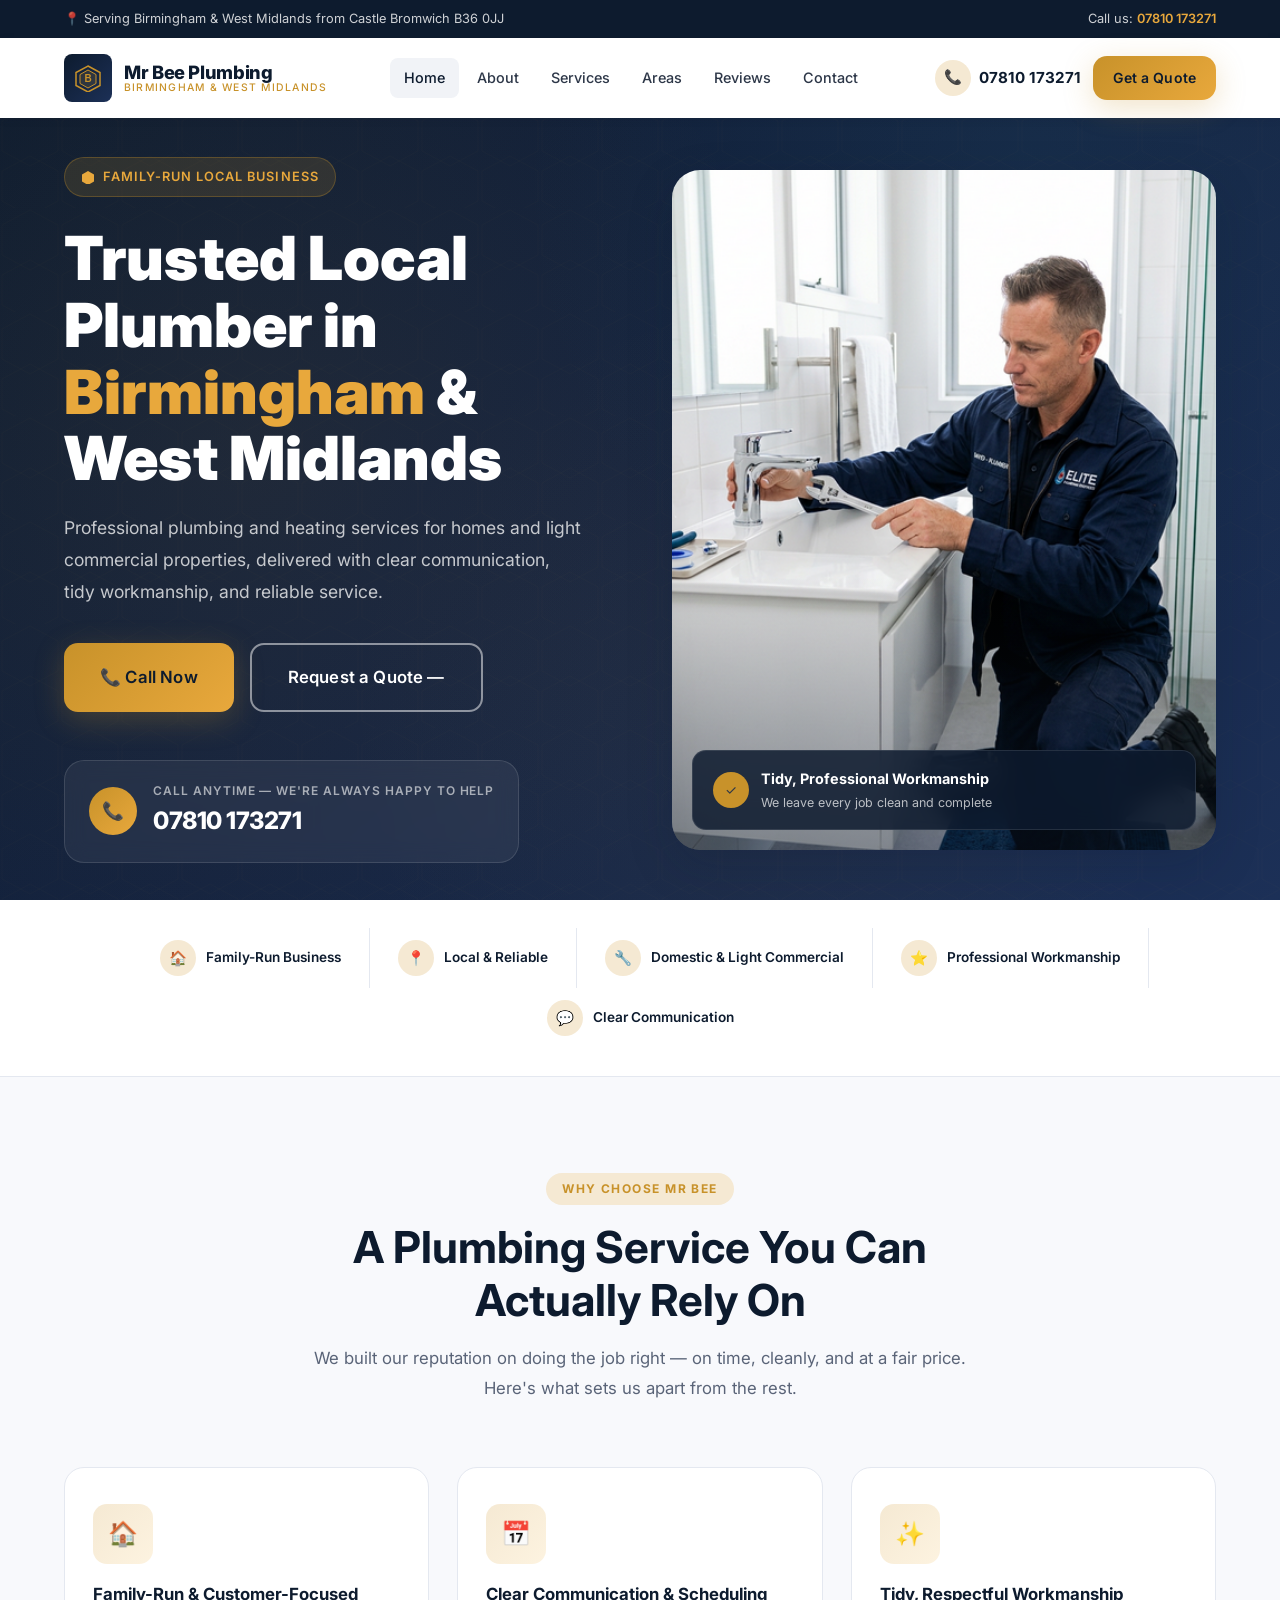
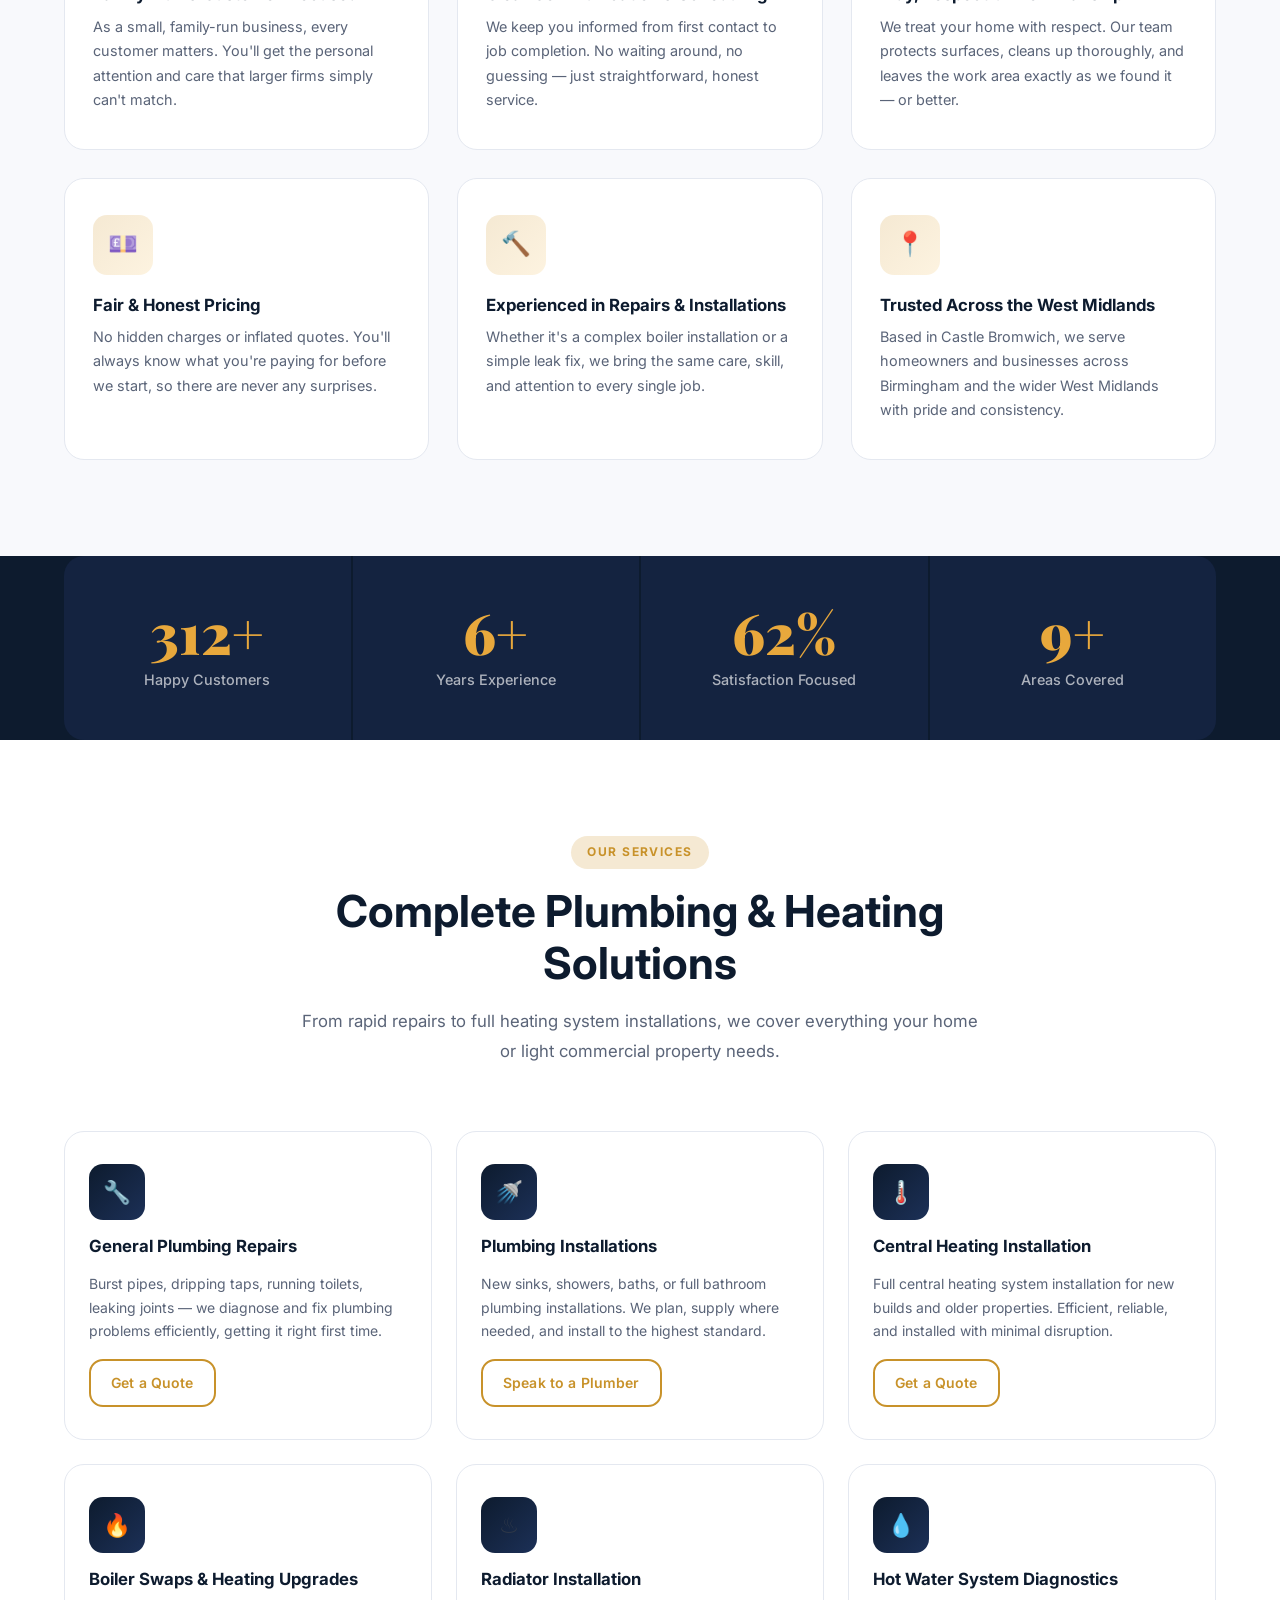
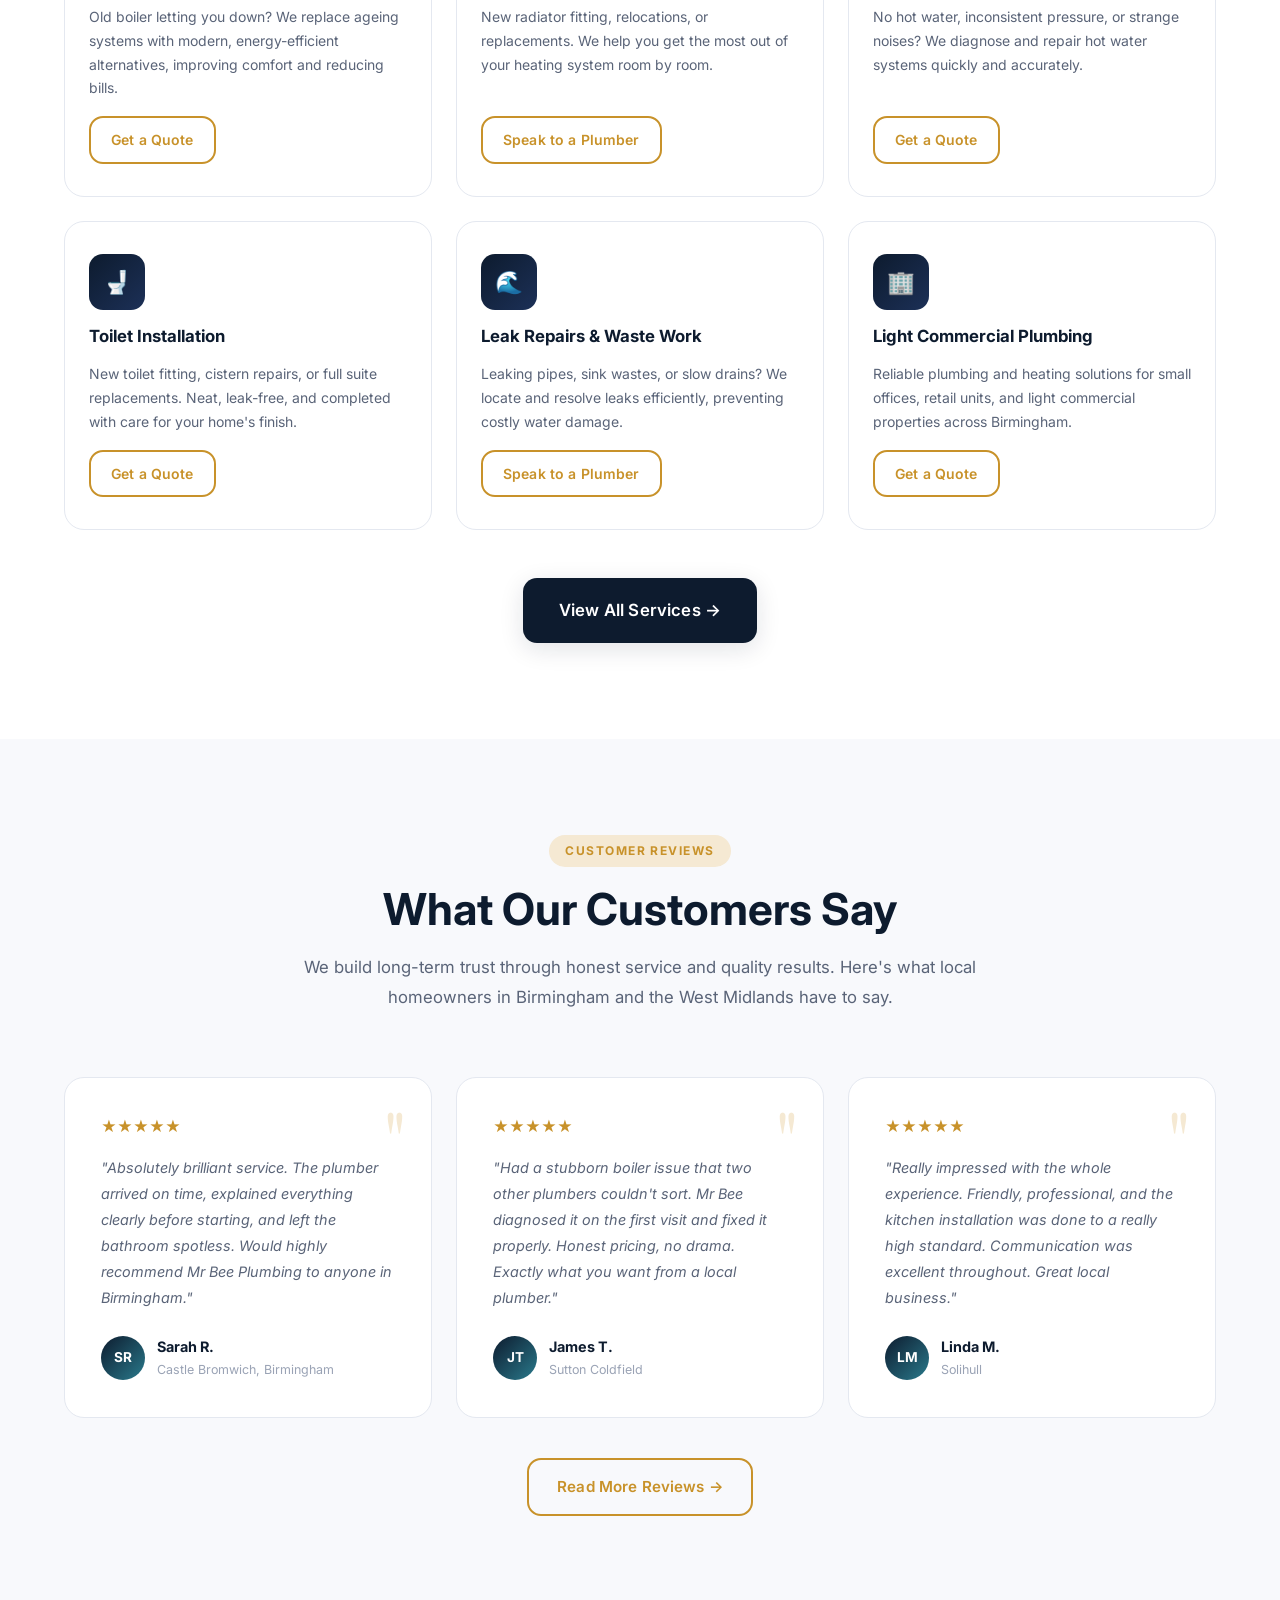
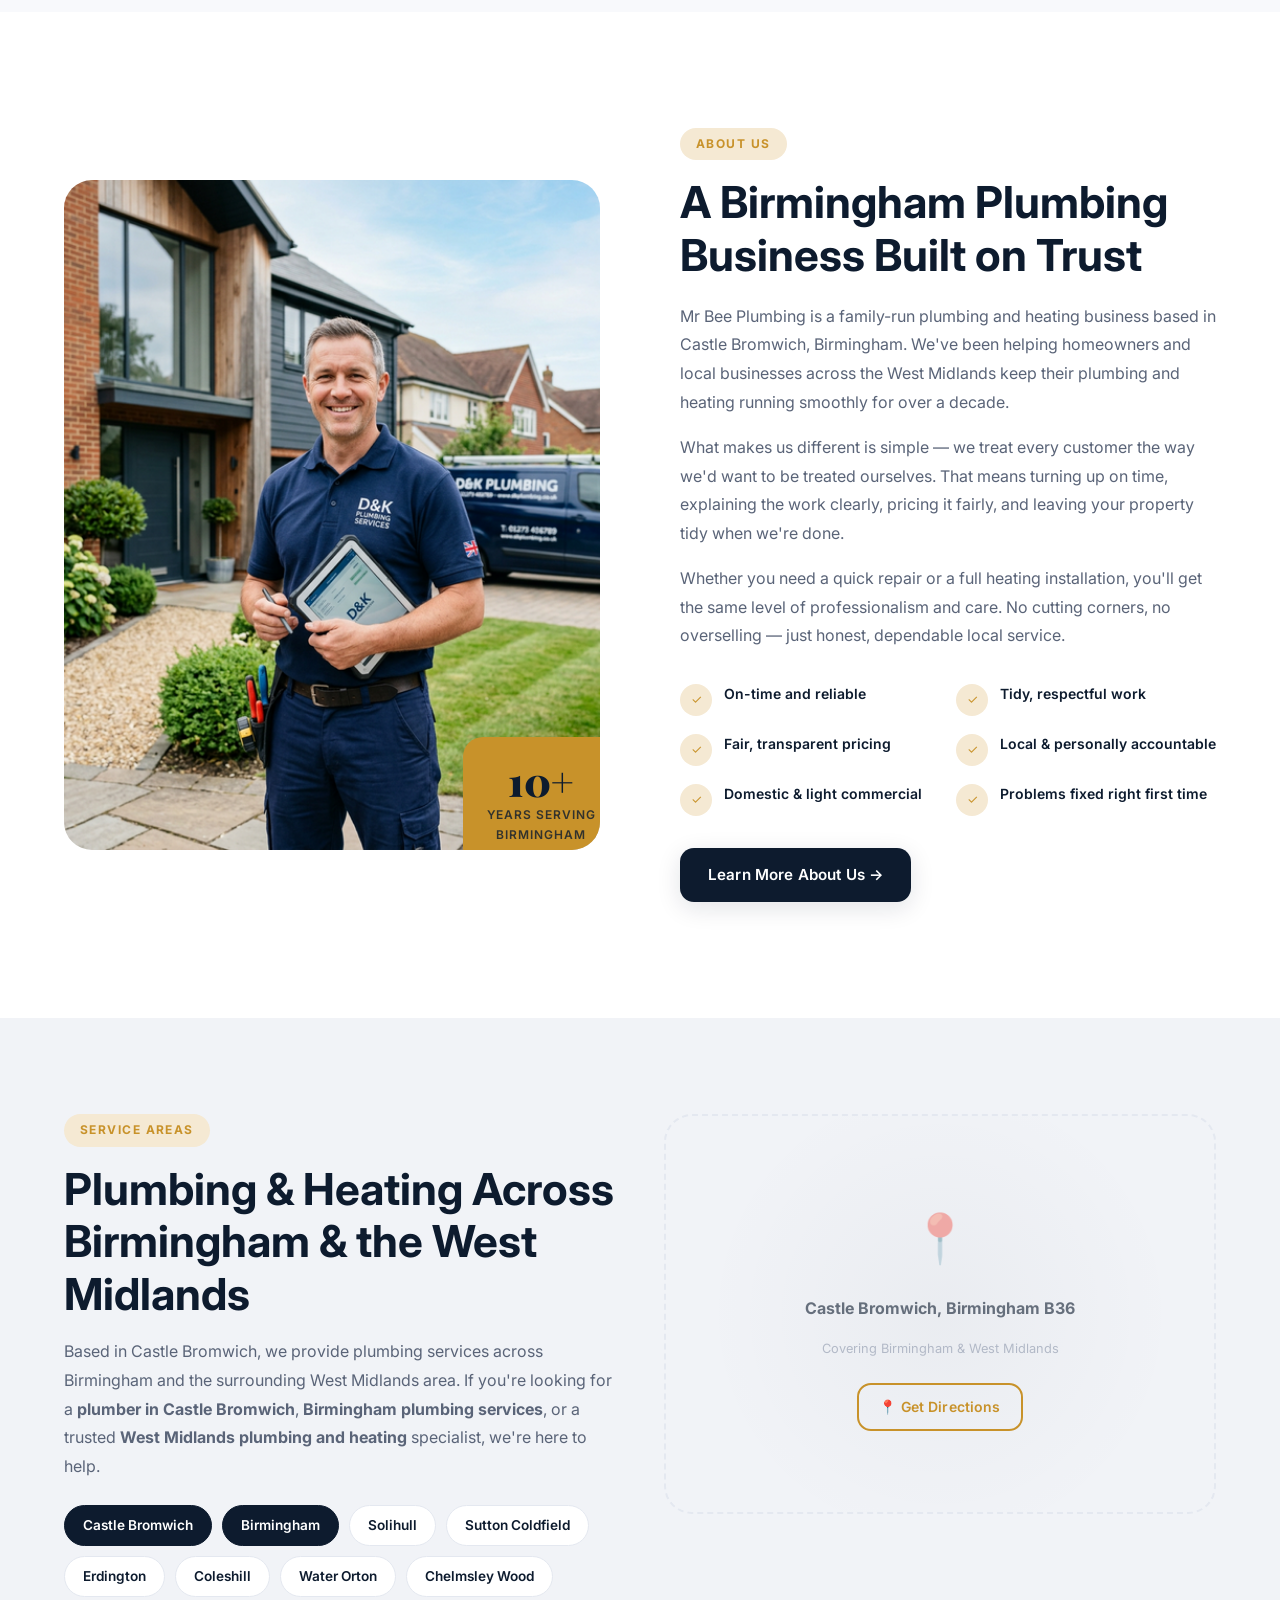
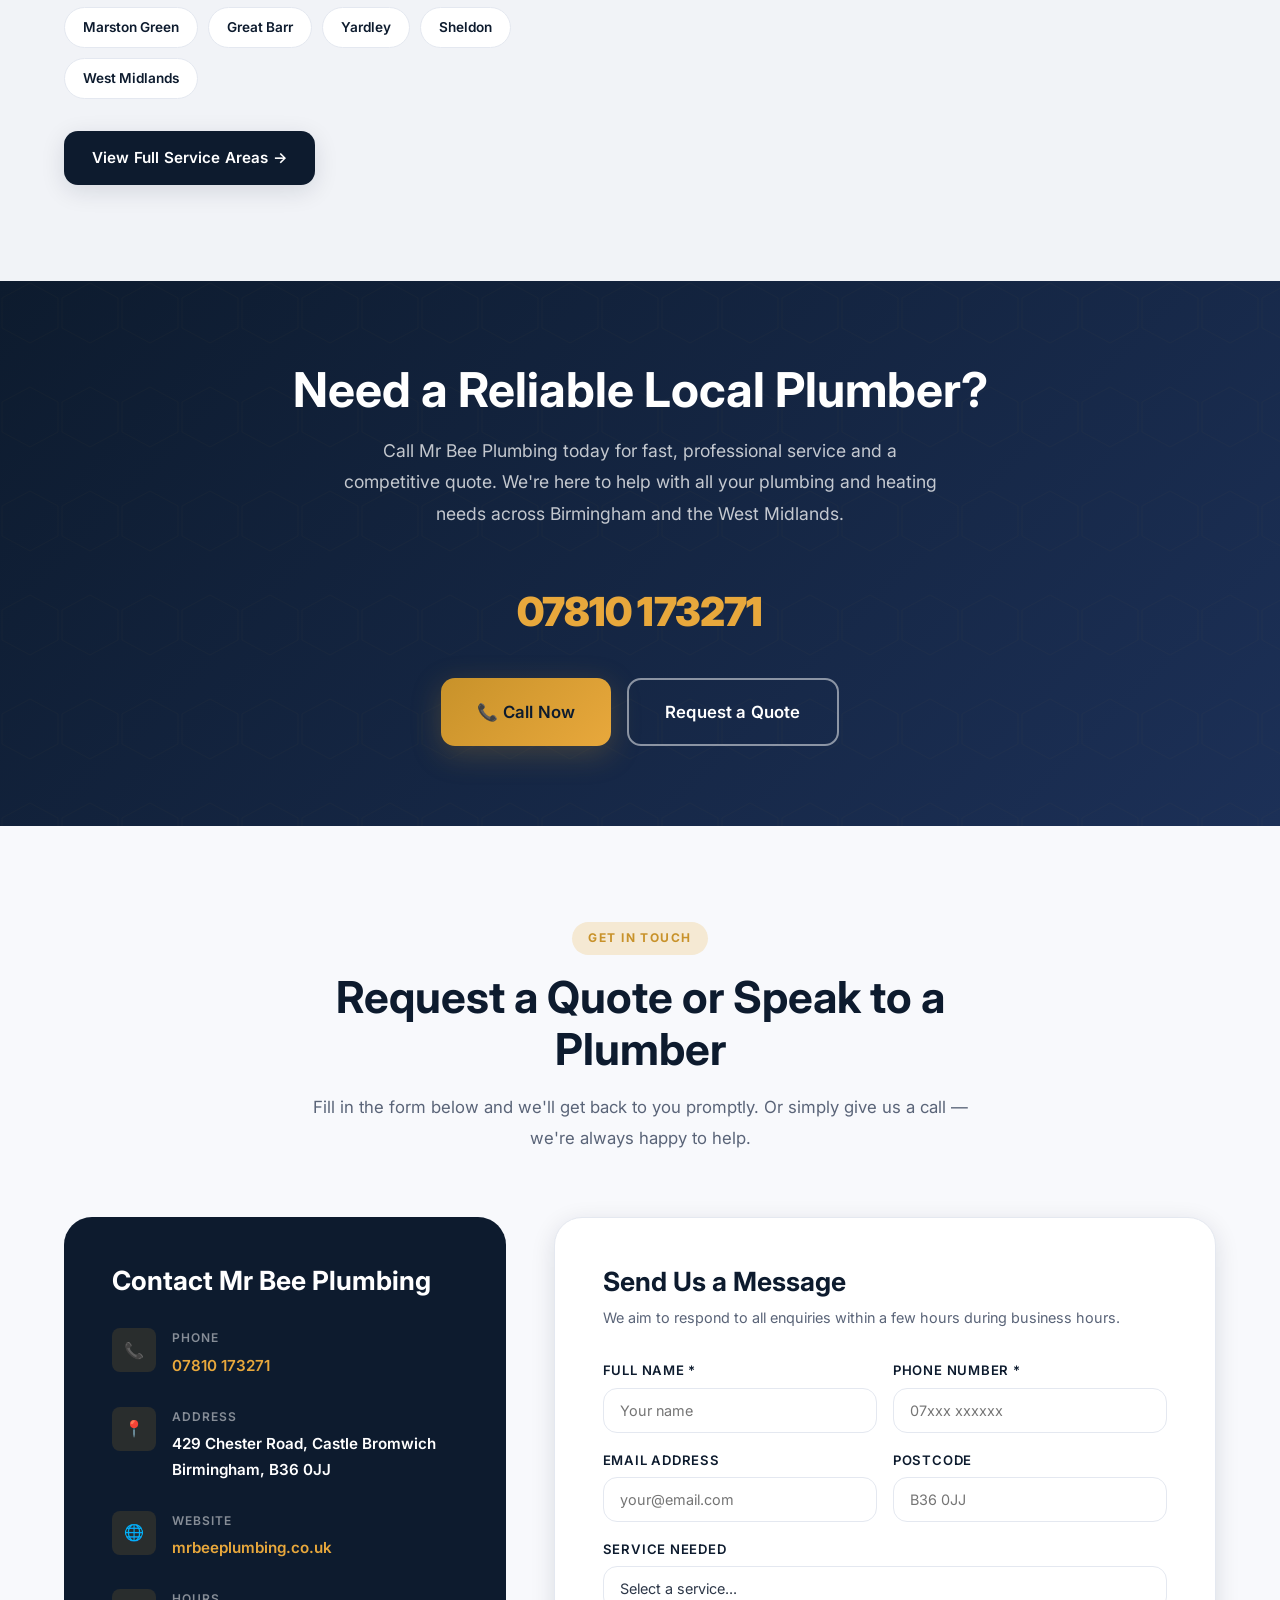
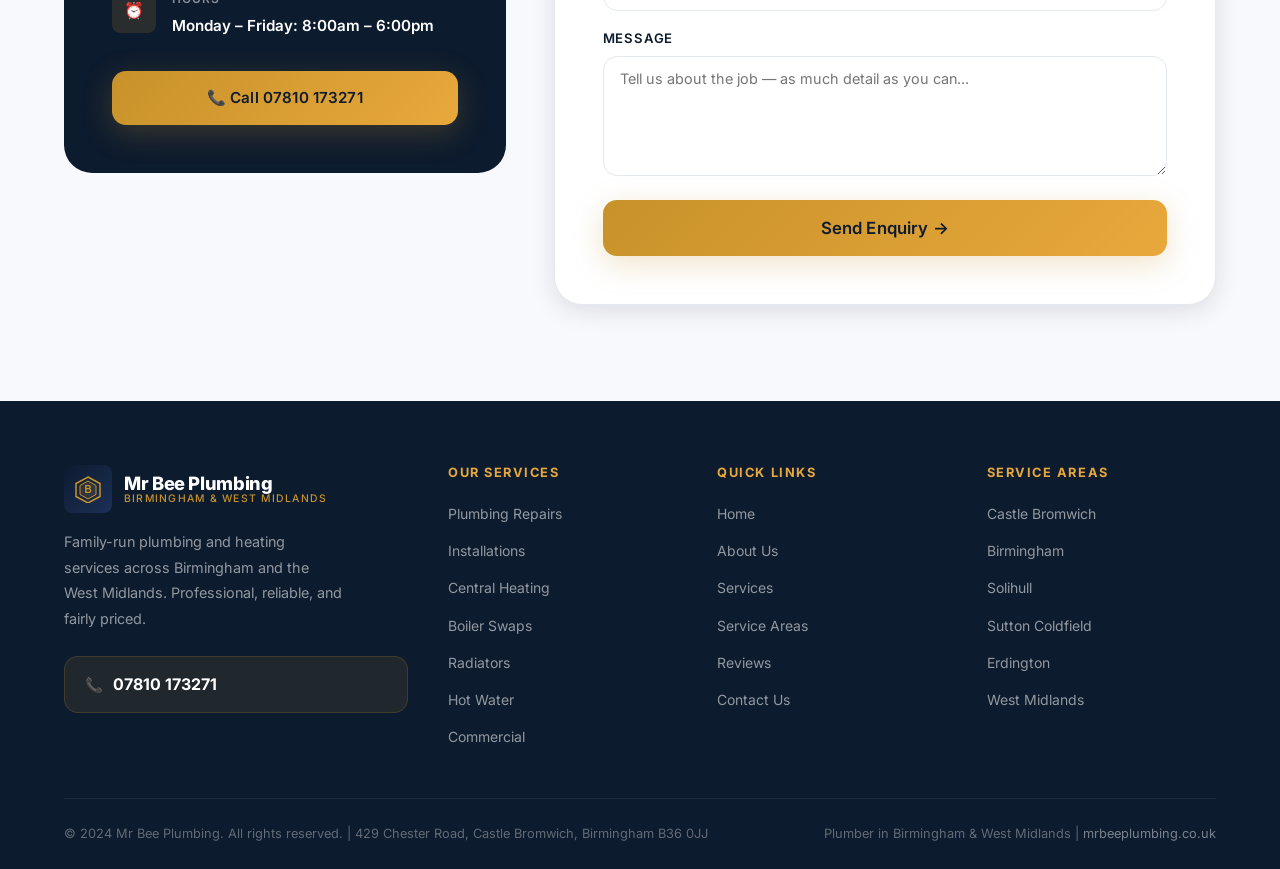
<file: index.html>
<!DOCTYPE html>
<html lang="en">
<head>
  <meta charset="UTF-8">
  <meta name="viewport" content="width=device-width, initial-scale=1.0">
  <link rel="preconnect" href="https://fonts.googleapis.com">
  <link rel="preconnect" href="https://fonts.gstatic.com" crossorigin>
  <link href="https://fonts.googleapis.com/css2?family=Inter:wght@300;400;500;600;700;800;900&family=Playfair+Display:wght@700;800&display=swap" rel="stylesheet">
  <link rel="stylesheet" href="assets/css/styles.css">
  <!-- Schema Markup -->
  <script type="application/ld+json">
  {
    "@context": "https://schema.org",
    "@type": "Plumber",
    "name": "Mr Bee Plumbing",
    "url": "https://mrbeeplumbing.co.uk",
    "telephone": "07810173271",
    "address": {
      "@type": "PostalAddress",
      "streetAddress": "429 Chester Road",
      "addressLocality": "Castle Bromwich",
      "addressRegion": "Birmingham",
      "postalCode": "B36 0JJ",
      "addressCountry": "GB"
    },
    "geo": {
      "@type": "GeoCoordinates",
      "latitude": 52.504,
      "longitude": -1.795
    },
    "areaServed": ["Birmingham", "West Midlands", "Castle Bromwich", "Solihull", "Sutton Coldfield"],
    "description": "Family-run plumbing and heating services in Birmingham and the West Midlands. Domestic and light commercial plumbing, boiler installation, central heating, repairs and more.",
    "priceRange": "££",
    "openingHours": "Mo-Fr 08:00-18:00",
    "sameAs": ["https://mrbeeplumbing.co.uk"]
  }
  </script>
</head>
<body>

<!-- ===== STICKY HEADER ===== -->
<header class="site-header" id="site-header">
  <div class="header-top">
    <div class="container">
      <span>📍 Serving Birmingham & West Midlands from Castle Bromwich B36 0JJ</span>
      <span>Call us: <a href="tel:07810173271">07810 173271</a></span>
    </div>
  </div>
  <div class="header-main">
    <div class="header-inner">
      <a href="index.html" class="site-logo" aria-label="Mr Bee Plumbing Home">
        <div class="logo-icon">
          <svg width="28" height="28" viewBox="0 0 28 28" fill="none" xmlns="http://www.w3.org/2000/svg" style="width: 28px; height: 28px; display: block;">
            <polygon points="14,2 26,8.5 26,21.5 14,28 2,21.5 2,8.5" fill="none" stroke="#c8922a" stroke-width="1.5"/>
            <polygon points="14,6 22,10.5 22,19.5 14,24 6,19.5 6,10.5" fill="rgba(200,146,42,0.15)" stroke="#c8922a" stroke-width="1"/>
            <text x="14" y="18" text-anchor="middle" fill="#c8922a" font-size="10" font-weight="bold" font-family="Arial">B</text>
          </svg>
        </div>
        <div class="logo-text">
          <span class="logo-name">Mr Bee Plumbing</span>
          <span class="logo-tagline">Birmingham & West Midlands</span>
        </div>
      </a>
      <nav class="site-nav" aria-label="Main navigation">
        <a href="index.html" class="active">Home</a>
        <a href="about.html">About</a>
        <a href="services.html">Services</a>
        <a href="service-areas.html">Areas</a>
        <a href="reviews.html">Reviews</a>
        <a href="contact.html">Contact</a>
      </nav>
      <div class="nav-cta-group">
        <a href="tel:07810173271" class="nav-phone" aria-label="Call 07810 173271">
          <div class="nav-phone-icon">📞</div>
          <span>07810 173271</span>
        </a>
        <a href="contact.html" class="btn btn-primary btn-sm">Get a Quote</a>
      </div>
      <button class="hamburger" id="hamburger" aria-label="Open menu" aria-expanded="false">
        <span></span><span></span><span></span>
      </button>
    </div>
  </div>
</header>

<!-- Mobile Menu -->
<div class="mobile-menu" id="mobile-menu" role="dialog" aria-modal="true" aria-label="Navigation">
  <button class="mobile-menu-close" id="mobile-menu-close" aria-label="Close menu">✕</button>
  <a href="index.html">Home</a>
  <a href="about.html">About</a>
  <a href="services.html">Services</a>
  <a href="service-areas.html">Areas</a>
  <a href="reviews.html">Reviews</a>
  <a href="contact.html">Contact</a>
  <a href="tel:07810173271" class="mobile-menu-phone">📞 07810 173271</a>
</div>

<!-- ===== HERO ===== -->
<section class="hero" id="hero">
  <div class="hero-bg"></div>
  <div class="hero-bg-pattern"></div>
  <div class="hero-hex-grid"></div>
  <div class="hero-content">
    <div class="hero-text">
      <div class="hero-badge">
        <svg viewBox="0 0 14 14" fill="currentColor"><polygon points="7,1 13,4.5 13,11.5 7,15 1,11.5 1,4.5"/></svg>
        Family-Run Local Business
      </div>
      <h1 class="hero-title">
        Trusted Local Plumber in <span class="accent">Birmingham</span> &amp; West Midlands
      </h1>
      <p class="hero-subtitle">
        Professional plumbing and heating services for homes and light commercial properties, delivered with clear communication, tidy workmanship, and reliable service.
      </p>
      <div class="hero-ctas">
        <a href="tel:07810173271" class="btn btn-primary btn-lg" id="hero-call-btn">
          📞 Call Now
        </a>
        <a href="contact.html" class="btn btn-outline btn-lg" id="hero-quote-btn">
          Request a Quote —
        </a>
      </div>
      <div class="hero-phone-block">
        <div class="hero-phone-icon">📞</div>
        <div>
          <div class="hero-phone-text">Call anytime — we're always happy to help</div>
          <div class="hero-phone-number"><a href="tel:07810173271">07810 173271</a></div>
        </div>
      </div>
    </div>
    <div class="hero-image-wrapper">
      <img src="assets/images/hero.png" alt="Professional Mr Bee plumber working in a modern bathroom in Birmingham" loading="eager" width="600" height="750">
      <div class="hero-image-badge">
        <div class="hero-image-badge-icon">✓</div>
        <div>
          <div class="hero-image-badge-title">Tidy, Professional Workmanship</div>
          <div class="hero-image-badge-text">We leave every job clean and complete</div>
        </div>
      </div>
    </div>
  </div>
</section>

<!-- ===== TRUST BAR ===== -->
<section class="trust-bar">
  <div class="container">
    <div class="trust-bar-inner">
      <div class="trust-item">
        <div class="trust-icon">🏠</div>
        <span class="trust-label">Family-Run Business</span>
      </div>
      <div class="trust-item">
        <div class="trust-icon">📍</div>
        <span class="trust-label">Local &amp; Reliable</span>
      </div>
      <div class="trust-item">
        <div class="trust-icon">🔧</div>
        <span class="trust-label">Domestic &amp; Light Commercial</span>
      </div>
      <div class="trust-item">
        <div class="trust-icon">⭐</div>
        <span class="trust-label">Professional Workmanship</span>
      </div>
      <div class="trust-item">
        <div class="trust-icon">💬</div>
        <span class="trust-label">Clear Communication</span>
      </div>
    </div>
  </div>
</section>

<!-- ===== WHY CHOOSE US ===== -->
<section class="section bg-off-white" id="why-us">
  <div class="container">
    <div class="section-header fade-in">
      <div class="section-label">Why Choose Mr Bee</div>
      <h2>A Plumbing Service You Can Actually Rely On</h2>
      <p>We built our reputation on doing the job right — on time, cleanly, and at a fair price. Here's what sets us apart from the rest.</p>
    </div>
    <div class="why-us-grid">
      <div class="why-card fade-in fade-in-delay-1">
        <div class="why-icon">🏠</div>
        <h3>Family-Run &amp; Customer-Focused</h3>
        <p>As a small, family-run business, every customer matters. You'll get the personal attention and care that larger firms simply can't match.</p>
      </div>
      <div class="why-card fade-in fade-in-delay-2">
        <div class="why-icon">📅</div>
        <h3>Clear Communication &amp; Scheduling</h3>
        <p>We keep you informed from first contact to job completion. No waiting around, no guessing — just straightforward, honest service.</p>
      </div>
      <div class="why-card fade-in fade-in-delay-3">
        <div class="why-icon">✨</div>
        <h3>Tidy, Respectful Workmanship</h3>
        <p>We treat your home with respect. Our team protects surfaces, cleans up thoroughly, and leaves the work area exactly as we found it — or better.</p>
      </div>
      <div class="why-card fade-in fade-in-delay-4">
        <div class="why-icon">💷</div>
        <h3>Fair &amp; Honest Pricing</h3>
        <p>No hidden charges or inflated quotes. You'll always know what you're paying for before we start, so there are never any surprises.</p>
      </div>
      <div class="why-card fade-in fade-in-delay-5">
        <div class="why-icon">🔨</div>
        <h3>Experienced in Repairs &amp; Installations</h3>
        <p>Whether it's a complex boiler installation or a simple leak fix, we bring the same care, skill, and attention to every single job.</p>
      </div>
      <div class="why-card fade-in fade-in-delay-5">
        <div class="why-icon">📍</div>
        <h3>Trusted Across the West Midlands</h3>
        <p>Based in Castle Bromwich, we serve homeowners and businesses across Birmingham and the wider West Midlands with pride and consistency.</p>
      </div>
    </div>
  </div>
</section>

<!-- ===== STATS ===== -->
<section class="section bg-navy" style="padding: 0;">
  <div class="container">
    <div class="stats-grid">
      <div class="stat-block fade-in">
        <div class="stat-number" data-count="500" data-suffix="+">0+</div>
        <div class="stat-label">Happy Customers</div>
      </div>
      <div class="stat-block fade-in fade-in-delay-1">
        <div class="stat-number" data-count="10" data-suffix="+">0+</div>
        <div class="stat-label">Years Experience</div>
      </div>
      <div class="stat-block fade-in fade-in-delay-2">
        <div class="stat-number" data-count="100" data-suffix="%">0%</div>
        <div class="stat-label">Satisfaction Focused</div>
      </div>
      <div class="stat-block fade-in fade-in-delay-3">
        <div class="stat-number" data-count="15" data-suffix="+">0+</div>
        <div class="stat-label">Areas Covered</div>
      </div>
    </div>
  </div>
</section>

<!-- ===== SERVICES ===== -->
<section class="section bg-white" id="services">
  <div class="container">
    <div class="section-header fade-in">
      <div class="section-label">Our Services</div>
      <h2>Complete Plumbing &amp; Heating Solutions</h2>
      <p>From rapid repairs to full heating system installations, we cover everything your home or light commercial property needs.</p>
    </div>
    <div class="services-grid">
      <div class="service-card fade-in fade-in-delay-1">
        <div class="service-card-icon">🔧</div>
        <h3>General Plumbing Repairs</h3>
        <p>Burst pipes, dripping taps, running toilets, leaking joints — we diagnose and fix plumbing problems efficiently, getting it right first time.</p>
        <a href="contact.html" class="btn btn-outline-gold btn-sm">Get a Quote</a>
      </div>
      <div class="service-card fade-in fade-in-delay-2">
        <div class="service-card-icon">🚿</div>
        <h3>Plumbing Installations</h3>
        <p>New sinks, showers, baths, or full bathroom plumbing installations. We plan, supply where needed, and install to the highest standard.</p>
        <a href="contact.html" class="btn btn-outline-gold btn-sm">Speak to a Plumber</a>
      </div>
      <div class="service-card fade-in fade-in-delay-3">
        <div class="service-card-icon">🌡️</div>
        <h3>Central Heating Installation</h3>
        <p>Full central heating system installation for new builds and older properties. Efficient, reliable, and installed with minimal disruption.</p>
        <a href="contact.html" class="btn btn-outline-gold btn-sm">Get a Quote</a>
      </div>
      <div class="service-card fade-in fade-in-delay-1">
        <div class="service-card-icon">🔥</div>
        <h3>Boiler Swaps &amp; Heating Upgrades</h3>
        <p>Old boiler letting you down? We replace ageing systems with modern, energy-efficient alternatives, improving comfort and reducing bills.</p>
        <a href="contact.html" class="btn btn-outline-gold btn-sm">Get a Quote</a>
      </div>
      <div class="service-card fade-in fade-in-delay-2">
        <div class="service-card-icon">♨️</div>
        <h3>Radiator Installation</h3>
        <p>New radiator fitting, relocations, or replacements. We help you get the most out of your heating system room by room.</p>
        <a href="contact.html" class="btn btn-outline-gold btn-sm">Speak to a Plumber</a>
      </div>
      <div class="service-card fade-in fade-in-delay-3">
        <div class="service-card-icon">💧</div>
        <h3>Hot Water System Diagnostics</h3>
        <p>No hot water, inconsistent pressure, or strange noises? We diagnose and repair hot water systems quickly and accurately.</p>
        <a href="contact.html" class="btn btn-outline-gold btn-sm">Get a Quote</a>
      </div>
      <div class="service-card fade-in fade-in-delay-1">
        <div class="service-card-icon">🚽</div>
        <h3>Toilet Installation</h3>
        <p>New toilet fitting, cistern repairs, or full suite replacements. Neat, leak-free, and completed with care for your home's finish.</p>
        <a href="contact.html" class="btn btn-outline-gold btn-sm">Get a Quote</a>
      </div>
      <div class="service-card fade-in fade-in-delay-2">
        <div class="service-card-icon">🌊</div>
        <h3>Leak Repairs &amp; Waste Work</h3>
        <p>Leaking pipes, sink wastes, or slow drains? We locate and resolve leaks efficiently, preventing costly water damage.</p>
        <a href="contact.html" class="btn btn-outline-gold btn-sm">Speak to a Plumber</a>
      </div>
      <div class="service-card fade-in fade-in-delay-3">
        <div class="service-card-icon">🏢</div>
        <h3>Light Commercial Plumbing</h3>
        <p>Reliable plumbing and heating solutions for small offices, retail units, and light commercial properties across Birmingham.</p>
        <a href="contact.html" class="btn btn-outline-gold btn-sm">Get a Quote</a>
      </div>
    </div>
    <div style="text-align:center; margin-top: 48px;" class="fade-in">
      <a href="services.html" class="btn btn-navy btn-lg">View All Services →</a>
    </div>
  </div>
</section>

<!-- ===== TRUST / TESTIMONIALS ===== -->
<section class="section bg-off-white" id="testimonials">
  <div class="container">
    <div class="section-header fade-in">
      <div class="section-label">Customer Reviews</div>
      <h2>What Our Customers Say</h2>
      <p>We build long-term trust through honest service and quality results. Here's what local homeowners in Birmingham and the West Midlands have to say.</p>
    </div>
    <div class="testimonials-grid">
      <div class="testimonial-card fade-in fade-in-delay-1">
        <div class="stars">★★★★★</div>
        <p class="testimonial-text">"Absolutely brilliant service. The plumber arrived on time, explained everything clearly before starting, and left the bathroom spotless. Would highly recommend Mr Bee Plumbing to anyone in Birmingham."</p>
        <div class="testimonial-author">
          <div class="author-avatar">SR</div>
          <div>
            <div class="author-name">Sarah R.</div>
            <div class="author-location">Castle Bromwich, Birmingham</div>
          </div>
        </div>
      </div>
      <div class="testimonial-card fade-in fade-in-delay-2">
        <div class="stars">★★★★★</div>
        <p class="testimonial-text">"Had a stubborn boiler issue that two other plumbers couldn't sort. Mr Bee diagnosed it on the first visit and fixed it properly. Honest pricing, no drama. Exactly what you want from a local plumber."</p>
        <div class="testimonial-author">
          <div class="author-avatar">JT</div>
          <div>
            <div class="author-name">James T.</div>
            <div class="author-location">Sutton Coldfield</div>
          </div>
        </div>
      </div>
      <div class="testimonial-card fade-in fade-in-delay-3">
        <div class="stars">★★★★★</div>
        <p class="testimonial-text">"Really impressed with the whole experience. Friendly, professional, and the kitchen installation was done to a really high standard. Communication was excellent throughout. Great local business."</p>
        <div class="testimonial-author">
          <div class="author-avatar">LM</div>
          <div>
            <div class="author-name">Linda M.</div>
            <div class="author-location">Solihull</div>
          </div>
        </div>
      </div>
    </div>
    <div style="text-align:center;margin-top:40px;" class="fade-in">
      <a href="reviews.html" class="btn btn-outline-gold">Read More Reviews →</a>
    </div>
  </div>
</section>

<!-- ===== ABOUT PREVIEW ===== -->
<section class="section bg-white" id="about">
  <div class="container">
    <div class="about-content">
      <div class="about-image-wrapper slide-in-left">
        <img src="assets/images/about.png" alt="Mr Bee Plumbing professional engineer in Birmingham" loading="lazy" width="600" height="750">
        <div class="about-image-badge-wrap">
          <div class="number">10+</div>
          <div class="label">Years Serving<br>Birmingham</div>
        </div>
      </div>
      <div class="about-text slide-in-right">
        <div class="section-label">About Us</div>
        <h2>A Birmingham Plumbing Business Built on Trust</h2>
        <p>Mr Bee Plumbing is a family-run plumbing and heating business based in Castle Bromwich, Birmingham. We've been helping homeowners and local businesses across the West Midlands keep their plumbing and heating running smoothly for over a decade.</p>
        <p>What makes us different is simple — we treat every customer the way we'd want to be treated ourselves. That means turning up on time, explaining the work clearly, pricing it fairly, and leaving your property tidy when we're done.</p>
        <p>Whether you need a quick repair or a full heating installation, you'll get the same level of professionalism and care. No cutting corners, no overselling — just honest, dependable local service.</p>
        <div class="about-features">
          <div class="about-feature">
            <div class="about-feature-icon">✓</div>
            <span class="about-feature-text">On-time and reliable</span>
          </div>
          <div class="about-feature">
            <div class="about-feature-icon">✓</div>
            <span class="about-feature-text">Tidy, respectful work</span>
          </div>
          <div class="about-feature">
            <div class="about-feature-icon">✓</div>
            <span class="about-feature-text">Fair, transparent pricing</span>
          </div>
          <div class="about-feature">
            <div class="about-feature-icon">✓</div>
            <span class="about-feature-text">Local &amp; personally accountable</span>
          </div>
          <div class="about-feature">
            <div class="about-feature-icon">✓</div>
            <span class="about-feature-text">Domestic &amp; light commercial</span>
          </div>
          <div class="about-feature">
            <div class="about-feature-icon">✓</div>
            <span class="about-feature-text">Problems fixed right first time</span>
          </div>
        </div>
        <a href="about.html" class="btn btn-navy">Learn More About Us →</a>
      </div>
    </div>
  </div>
</section>

<!-- ===== SERVICE AREAS ===== -->
<section class="section bg-gray" id="service-areas">
  <div class="container">
    <div class="areas-grid">
      <div class="slide-in-left">
        <div class="section-label">Service Areas</div>
        <h2>Plumbing &amp; Heating Across Birmingham &amp; the West Midlands</h2>
        <p style="margin-top:16px;">Based in Castle Bromwich, we provide plumbing services across Birmingham and the surrounding West Midlands area. If you're looking for a <strong>plumber in Castle Bromwich</strong>, <strong>Birmingham plumbing services</strong>, or a trusted <strong>West Midlands plumbing and heating</strong> specialist, we're here to help.</p>
        <div class="area-tags">
          <span class="area-tag primary">Castle Bromwich</span>
          <span class="area-tag primary">Birmingham</span>
          <span class="area-tag">Solihull</span>
          <span class="area-tag">Sutton Coldfield</span>
          <span class="area-tag">Erdington</span>
          <span class="area-tag">Coleshill</span>
          <span class="area-tag">Water Orton</span>
          <span class="area-tag">Chelmsley Wood</span>
          <span class="area-tag">Marston Green</span>
          <span class="area-tag">Great Barr</span>
          <span class="area-tag">Yardley</span>
          <span class="area-tag">Sheldon</span>
          <span class="area-tag">West Midlands</span>
        </div>
        <div style="margin-top:32px;">
          <a href="service-areas.html" class="btn btn-navy">View Full Service Areas →</a>
        </div>
      </div>
      <div class="map-placeholder slide-in-right">
        <div style="font-size:3rem; opacity:0.4;">📍</div>
        <div style="font-size:1rem;font-weight:700;color:var(--navy);opacity:0.6;">Castle Bromwich, Birmingham B36</div>
        <div style="font-size:0.8rem;color:var(--gray-400);opacity:0.7;text-align:center;padding:0 24px;">Covering Birmingham &amp; West Midlands</div>
        <a href="https://maps.google.com/?q=429+Chester+Road,+Castle+Bromwich,+Birmingham+B36+0JJ" target="_blank" rel="noopener" class="btn btn-outline-gold btn-sm" style="margin-top:8px;">📍 Get Directions</a>
      </div>
    </div>
  </div>
</section>

<!-- ===== CTA BAND ===== -->
<section class="cta-band" id="cta">
  <div class="container">
    <div class="cta-band-content fade-in">
      <h2>Need a Reliable Local Plumber?</h2>
      <p>Call Mr Bee Plumbing today for fast, professional service and a competitive quote. We're here to help with all your plumbing and heating needs across Birmingham and the West Midlands.</p>
      <div class="cta-band-phone">
        <a href="tel:07810173271">07810 173271</a>
      </div>
      <div class="cta-band-actions">
        <a href="tel:07810173271" class="btn btn-primary btn-lg" id="cta-call-btn">📞 Call Now</a>
        <a href="contact.html" class="btn btn-outline btn-lg" id="cta-quote-btn">Request a Quote</a>
      </div>
    </div>
  </div>
</section>

<!-- ===== CONTACT ===== -->
<section class="section bg-off-white" id="contact">
  <div class="container">
    <div class="section-header fade-in">
      <div class="section-label">Get In Touch</div>
      <h2>Request a Quote or Speak to a Plumber</h2>
      <p>Fill in the form below and we'll get back to you promptly. Or simply give us a call — we're always happy to help.</p>
    </div>
    <div class="contact-grid">
      <div class="contact-info-card slide-in-left">
        <h3>Contact Mr Bee Plumbing</h3>
        <div class="contact-detail">
          <div class="contact-detail-icon">📞</div>
          <div>
            <div class="contact-detail-label">Phone</div>
            <div class="contact-detail-value"><a href="tel:07810173271">07810 173271</a></div>
          </div>
        </div>
        <div class="contact-detail">
          <div class="contact-detail-icon">📍</div>
          <div>
            <div class="contact-detail-label">Address</div>
            <div class="contact-detail-value">429 Chester Road, Castle Bromwich<br>Birmingham, B36 0JJ</div>
          </div>
        </div>
        <div class="contact-detail">
          <div class="contact-detail-icon">🌐</div>
          <div>
            <div class="contact-detail-label">Website</div>
            <div class="contact-detail-value"><a href="https://mrbeeplumbing.co.uk" target="_blank" rel="noopener">mrbeeplumbing.co.uk</a></div>
          </div>
        </div>
        <div class="contact-detail">
          <div class="contact-detail-icon">⏰</div>
          <div>
            <div class="contact-detail-label">Hours</div>
            <div class="contact-detail-value">Monday – Friday: 8:00am – 6:00pm</div>
          </div>
        </div>
        <div style="margin-top:32px;">
          <a href="tel:07810173271" class="btn btn-primary" style="width:100%;justify-content:center;">📞 Call 07810 173271</a>
        </div>
      </div>
      <div class="contact-form-wrapper slide-in-right">
        <h3>Send Us a Message</h3>
        <p>We aim to respond to all enquiries within a few hours during business hours.</p>
        <form id="contact-form" novalidate>
          <div class="form-grid">
            <div class="form-group">
              <label class="form-label" for="name">Full Name *</label>
              <input class="form-input" type="text" id="name" name="name" placeholder="Your name" required>
            </div>
            <div class="form-group">
              <label class="form-label" for="phone">Phone Number *</label>
              <input class="form-input" type="tel" id="phone" name="phone" placeholder="07xxx xxxxxx" required>
            </div>
            <div class="form-group">
              <label class="form-label" for="email">Email Address</label>
              <input class="form-input" type="email" id="email" name="email" placeholder="your@email.com">
            </div>
            <div class="form-group">
              <label class="form-label" for="postcode">Postcode</label>
              <input class="form-input" type="text" id="postcode" name="postcode" placeholder="B36 0JJ">
            </div>
            <div class="form-group span-2">
              <label class="form-label" for="service">Service Needed</label>
              <select class="form-select" id="service" name="service">
                <option value="">Select a service...</option>
                <option>General Plumbing Repair</option>
                <option>Plumbing Installation</option>
                <option>Central Heating Installation</option>
                <option>Boiler Swap / Heating Upgrade</option>
                <option>Radiator Installation</option>
                <option>Hot Water System</option>
                <option>Toilet Installation</option>
                <option>Leak Repair</option>
                <option>Light Commercial Plumbing</option>
                <option>Other / Not Sure</option>
              </select>
            </div>
            <div class="form-group span-2">
              <label class="form-label" for="message">Message</label>
              <textarea class="form-textarea" id="message" name="message" placeholder="Tell us about the job — as much detail as you can..."></textarea>
            </div>
            <div class="form-submit">
              <button type="submit" class="btn btn-primary btn-lg" id="form-submit-btn">Send Enquiry →</button>
            </div>
          </div>
        </form>
      </div>
    </div>
  </div>
</section>

<!-- ===== FOOTER ===== -->
<footer class="site-footer">
  <div class="container">
    <div class="footer-grid">
      <div class="footer-brand">
        <a href="index.html" class="site-logo" style="margin-bottom:0; text-decoration: none; color: inherit;">
          <div class="logo-icon" style="width: 48px; height: 48px; display: flex; align-items: center; justify-content: center;">
            <svg width="28" height="28" viewBox="0 0 28 28" fill="none" style="width: 28px; height: 28px;"><polygon points="14,2 26,8.5 26,21.5 14,28 2,21.5 2,8.5" fill="none" stroke="#c8922a" stroke-width="1.5"/><polygon points="14,6 22,10.5 22,19.5 14,24 6,19.5 6,10.5" fill="rgba(200,146,42,0.15)" stroke="#c8922a" stroke-width="1"/><text x="14" y="18" text-anchor="middle" fill="#c8922a" font-size="10" font-weight="bold" font-family="Arial">B</text></svg>
          </div>
          <div class="logo-text">
            <span class="logo-name">Mr Bee Plumbing</span>
            <span class="logo-tagline">Birmingham & West Midlands</span>
          </div>
        </a>
        <p class="footer-tagline">Family-run plumbing and heating services across Birmingham and the West Midlands. Professional, reliable, and fairly priced.</p>
        <a href="tel:07810173271" class="footer-phone">
          <span class="footer-phone-icon">📞</span>
          <span class="footer-phone-num">07810 173271</span>
        </a>
      </div>
      <div class="footer-col">
        <h4>Our Services</h4>
        <ul class="footer-links">
          <li><a href="services.html#repairs">Plumbing Repairs</a></li>
          <li><a href="services.html#installations">Installations</a></li>
          <li><a href="services.html#heating">Central Heating</a></li>
          <li><a href="services.html#boilers">Boiler Swaps</a></li>
          <li><a href="services.html#radiators">Radiators</a></li>
          <li><a href="services.html#hotwater">Hot Water</a></li>
          <li><a href="services.html#commercial">Commercial</a></li>
        </ul>
      </div>
      <div class="footer-col">
        <h4>Quick Links</h4>
        <ul class="footer-links">
          <li><a href="index.html">Home</a></li>
          <li><a href="about.html">About Us</a></li>
          <li><a href="services.html">Services</a></li>
          <li><a href="service-areas.html">Service Areas</a></li>
          <li><a href="reviews.html">Reviews</a></li>
          <li><a href="contact.html">Contact Us</a></li>
        </ul>
      </div>
      <div class="footer-col">
        <h4>Service Areas</h4>
        <ul class="footer-links">
          <li><a href="service-areas.html">Castle Bromwich</a></li>
          <li><a href="service-areas.html">Birmingham</a></li>
          <li><a href="service-areas.html">Solihull</a></li>
          <li><a href="service-areas.html">Sutton Coldfield</a></li>
          <li><a href="service-areas.html">Erdington</a></li>
          <li><a href="service-areas.html">West Midlands</a></li>
        </ul>
      </div>
    </div>
    <div class="footer-bottom">
      <span>© 2024 Mr Bee Plumbing. All rights reserved. | 429 Chester Road, Castle Bromwich, Birmingham B36 0JJ</span>
      <span>Plumber in Birmingham &amp; West Midlands | <a href="https://mrbeeplumbing.co.uk" style="color:rgba(255,255,255,0.45);transition:color 0.2s;" onmouseover="this.style.color='rgba(255,255,255,0.8)'" onmouseout="this.style.color='rgba(255,255,255,0.45)'">mrbeeplumbing.co.uk</a></span>
    </div>
  </div>
</footer>

<!-- ===== MOBILE STICKY CTA ===== -->
<div class="mobile-sticky-cta" id="mobile-cta">
  <a href="tel:07810173271" class="btn btn-primary" id="mobile-sticky-call">📞 Call 07810 173271</a>
</div>

<script src="assets/js/main.js"></script>
</body>
</html>
</file>
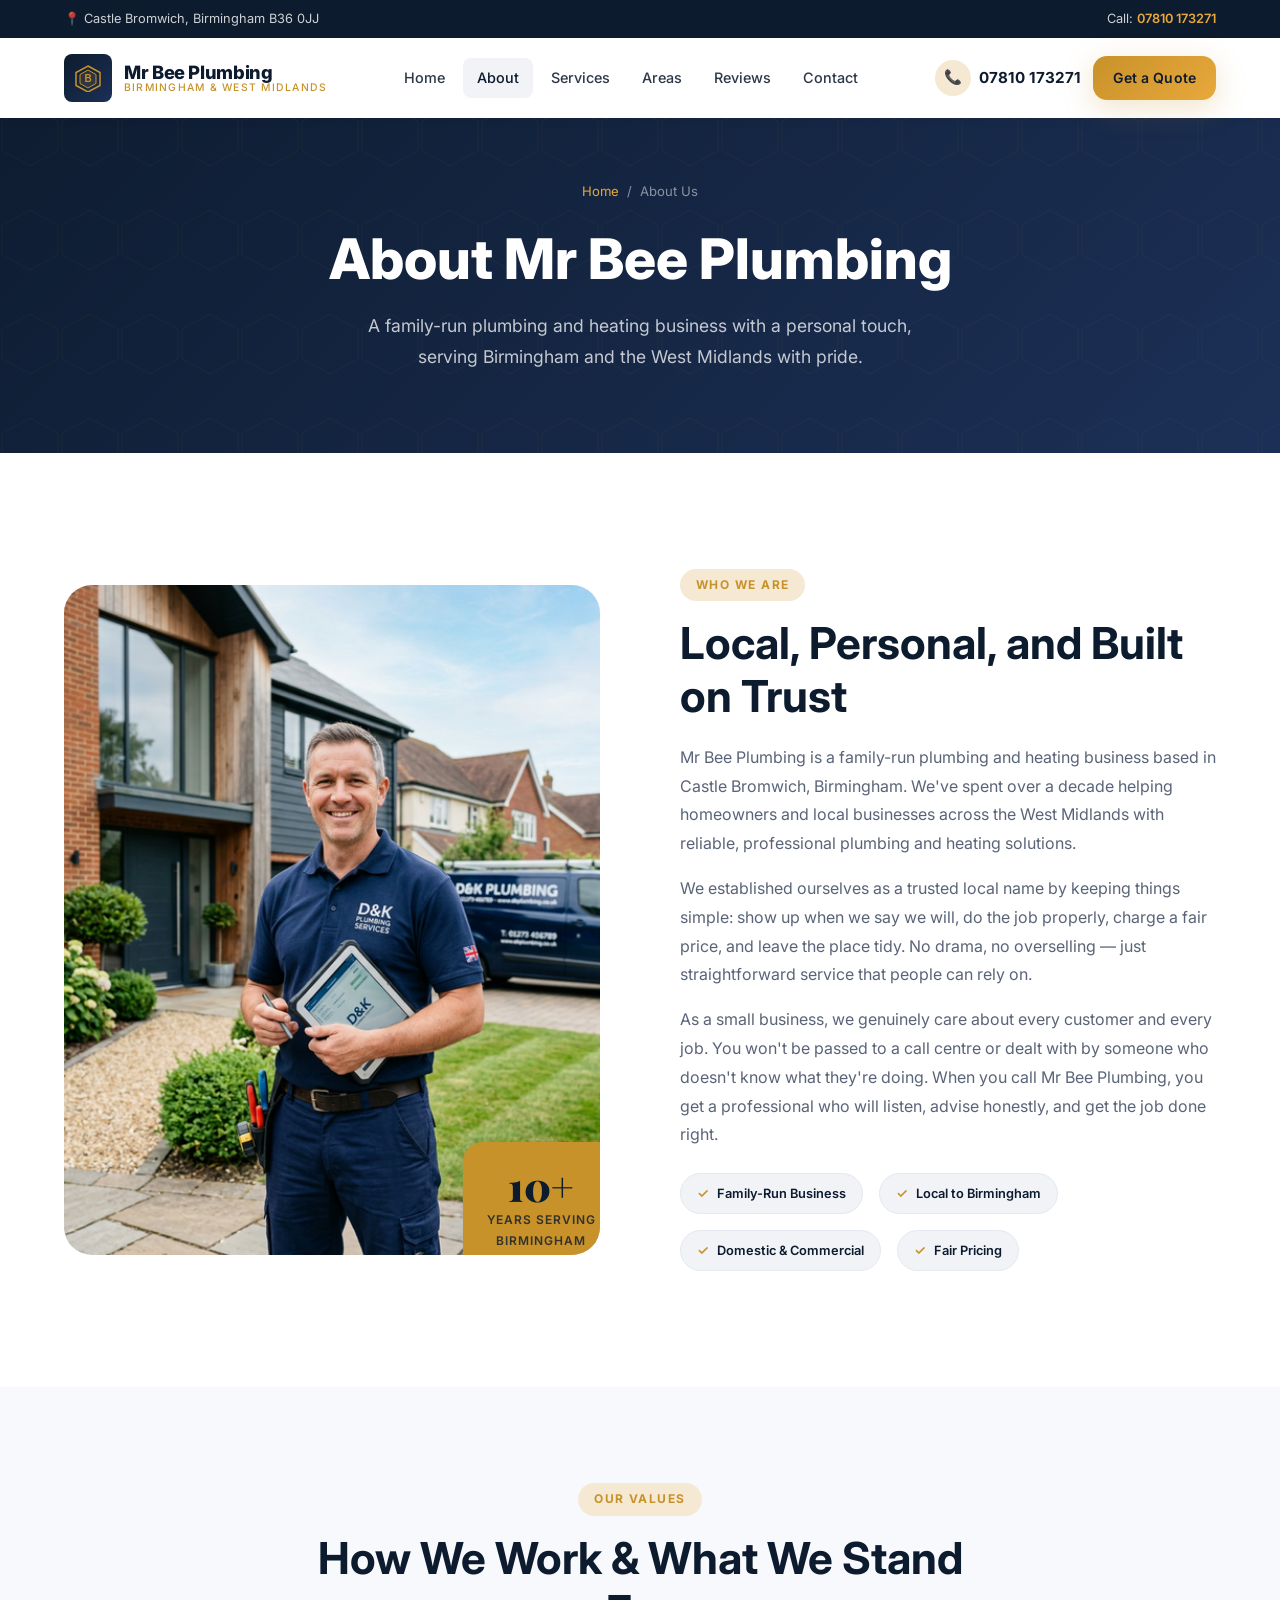
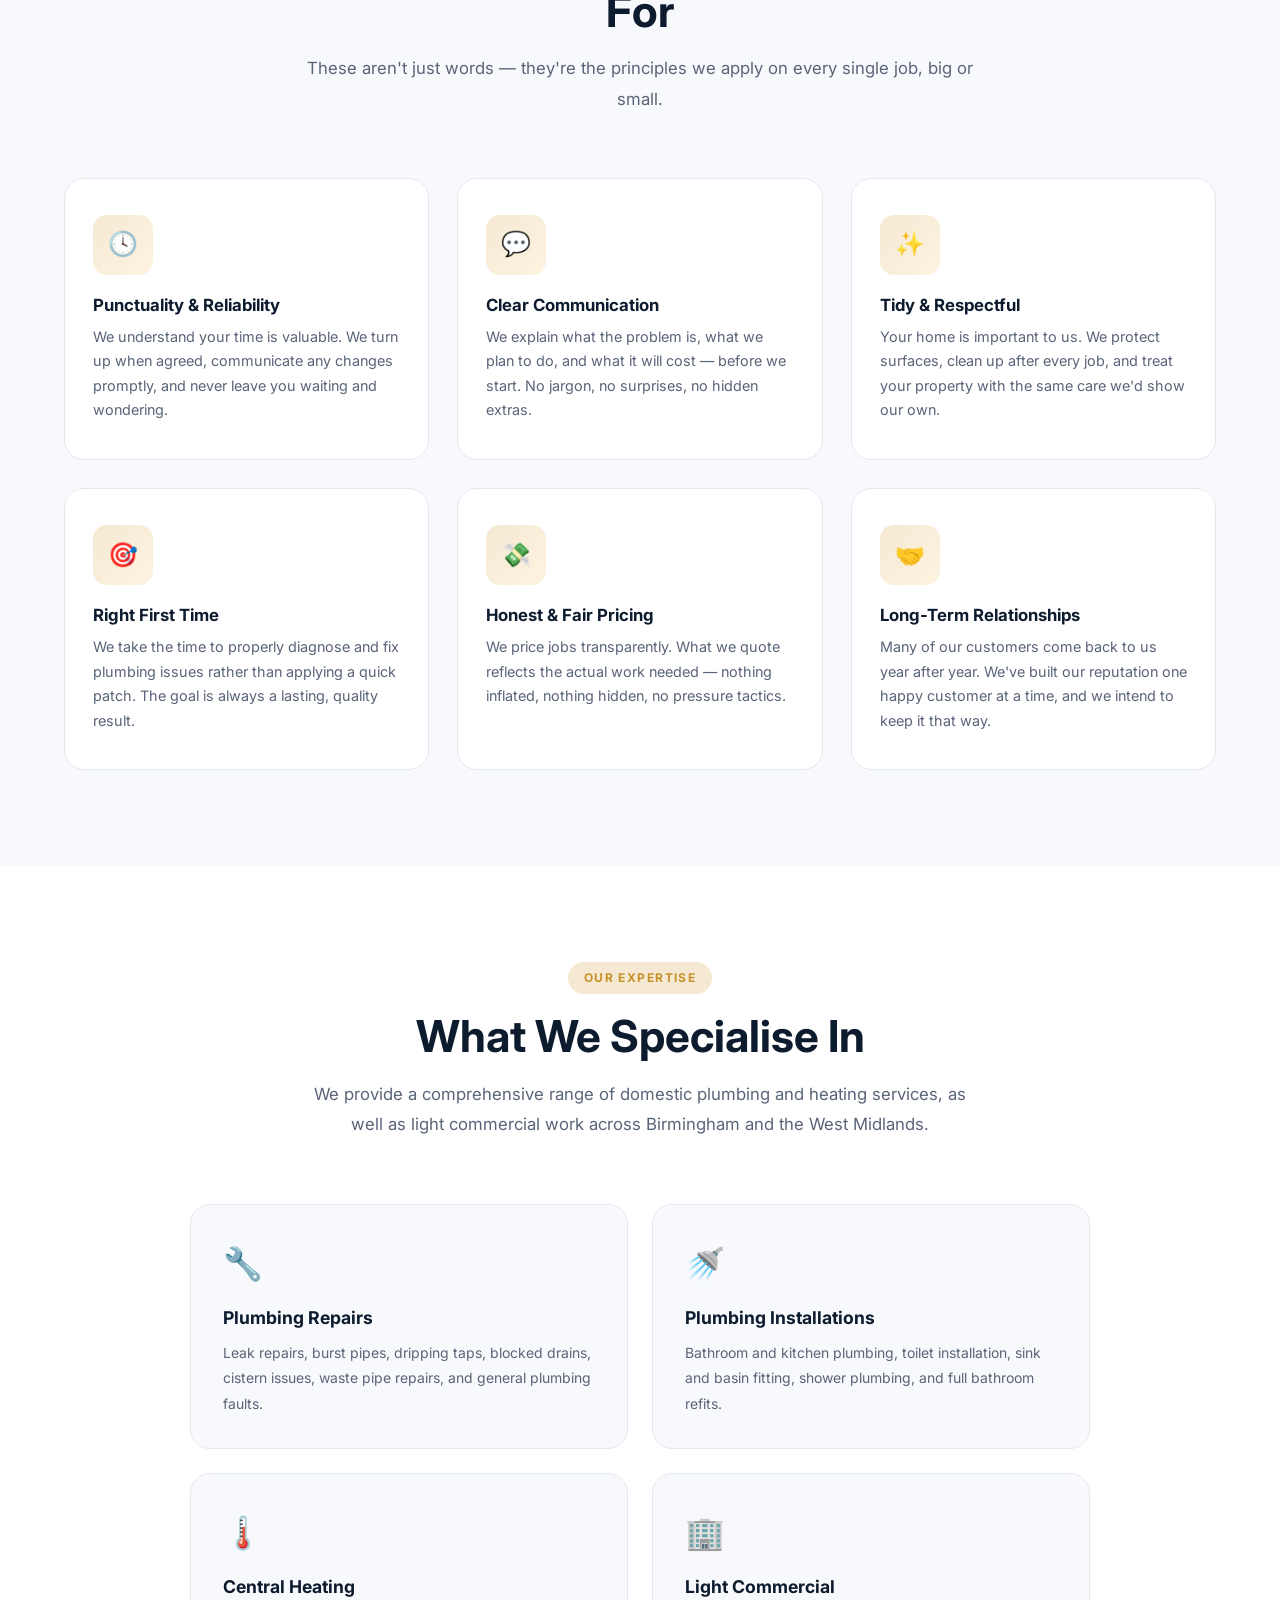
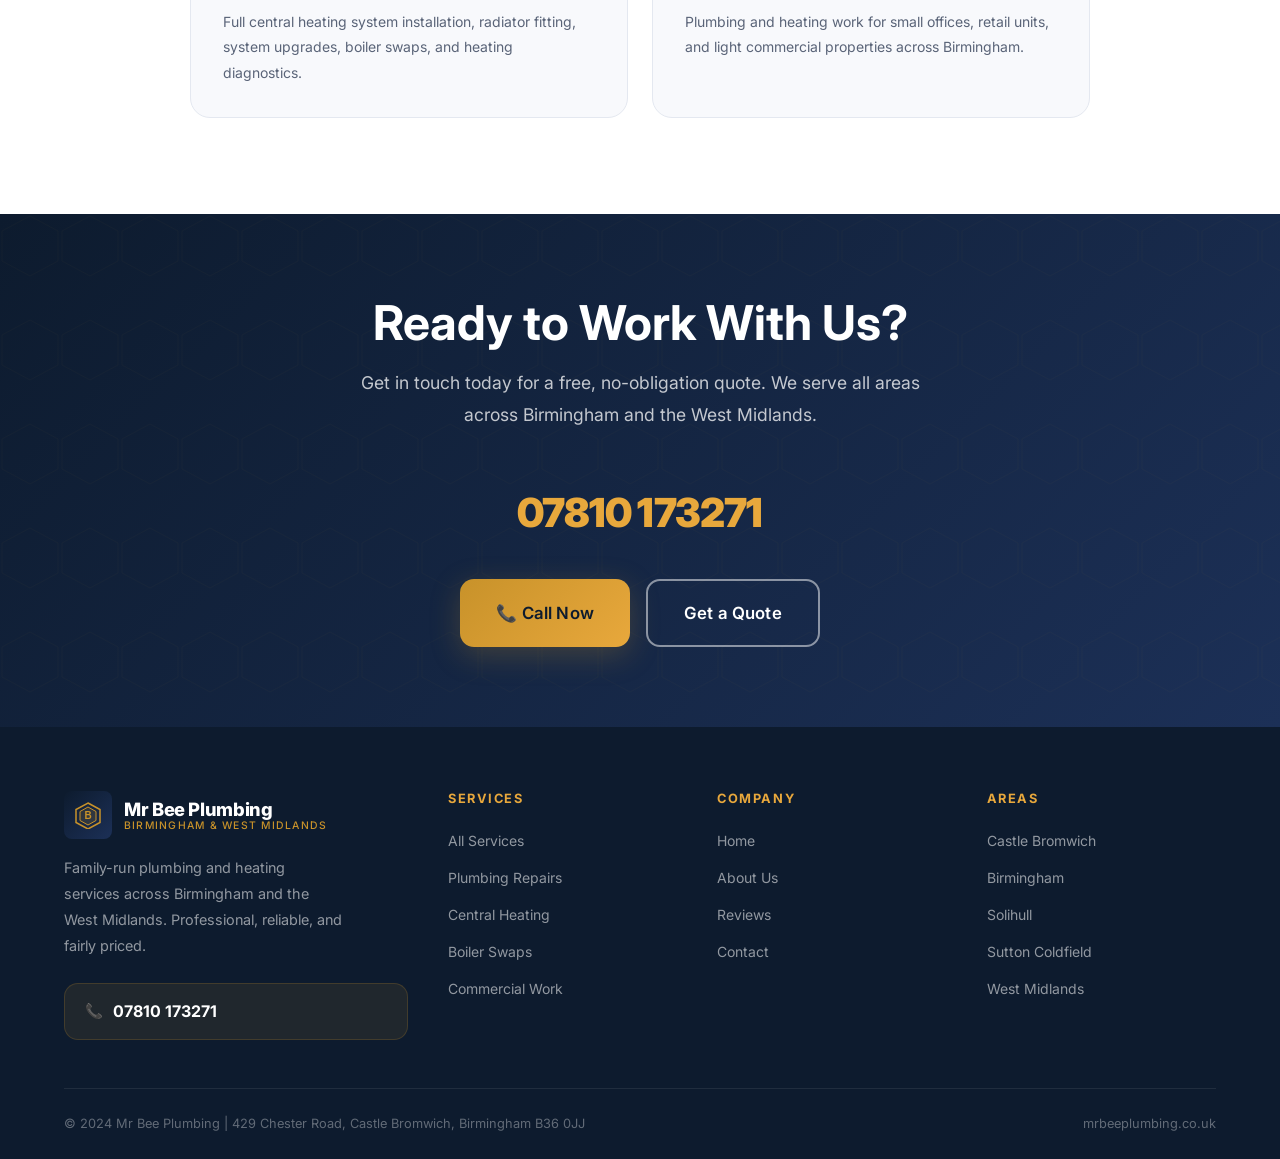
<file: about.html>
<!DOCTYPE html>
<html lang="en">
<head>
  <meta charset="UTF-8">
  <meta name="viewport" content="width=device-width, initial-scale=1.0">
  <title>About Mr Bee Plumbing | Family-Run Plumber in Birmingham</title>
  <meta name="description" content="Learn about Mr Bee Plumbing — a trusted, family-run plumbing and heating business based in Castle Bromwich, Birmingham, serving the West Midlands with reliable, professional service.">
  <meta name="keywords" content="about Mr Bee Plumbing, family plumber Birmingham, local plumber Castle Bromwich, West Midlands plumber">
  <link rel="preconnect" href="https://fonts.googleapis.com">
  <link rel="preconnect" href="https://fonts.gstatic.com" crossorigin>
  <link href="https://fonts.googleapis.com/css2?family=Inter:wght@300;400;500;600;700;800;900&family=Playfair+Display:wght@700;800&display=swap" rel="stylesheet">
  <link rel="stylesheet" href="assets/css/styles.css">
  <script type="application/ld+json">
  {"@context":"https://schema.org","@type":"Plumber","name":"Mr Bee Plumbing","telephone":"07810173271","address":{"@type":"PostalAddress","streetAddress":"429 Chester Road","addressLocality":"Castle Bromwich","addressRegion":"Birmingham","postalCode":"B36 0JJ","addressCountry":"GB"},"url":"https://mrbeeplumbing.co.uk"}
  </script>
</head>
<body>

<header class="site-header" id="site-header">
  <div class="header-top">
    <div class="container">
      <span>📍 Castle Bromwich, Birmingham B36 0JJ</span>
      <span>Call: <a href="tel:07810173271">07810 173271</a></span>
    </div>
  </div>
  <div class="header-main">
    <div class="header-inner">
      <a href="index.html" class="site-logo">
        <div class="logo-icon">
          <svg width="28" height="28" viewBox="0 0 28 28" fill="none"><polygon points="14,2 26,8.5 26,21.5 14,28 2,21.5 2,8.5" fill="none" stroke="#c8922a" stroke-width="1.5"/><polygon points="14,6 22,10.5 22,19.5 14,24 6,19.5 6,10.5" fill="rgba(200,146,42,0.15)" stroke="#c8922a" stroke-width="1"/><text x="14" y="18" text-anchor="middle" fill="#c8922a" font-size="10" font-weight="bold" font-family="Arial">B</text></svg>
        </div>
        <div class="logo-text">
          <span class="logo-name">Mr Bee Plumbing</span>
          <span class="logo-tagline">Birmingham & West Midlands</span>
        </div>
      </a>
      <nav class="site-nav">
        <a href="index.html">Home</a>
        <a href="about.html" class="active">About</a>
        <a href="services.html">Services</a>
        <a href="service-areas.html">Areas</a>
        <a href="reviews.html">Reviews</a>
        <a href="contact.html">Contact</a>
      </nav>
      <div class="nav-cta-group">
        <a href="tel:07810173271" class="nav-phone">
          <div class="nav-phone-icon">📞</div>
          <span>07810 173271</span>
        </a>
        <a href="contact.html" class="btn btn-primary btn-sm">Get a Quote</a>
      </div>
      <button class="hamburger" id="hamburger" aria-label="Open menu"><span></span><span></span><span></span></button>
    </div>
  </div>
</header>

<div class="mobile-menu" id="mobile-menu">
  <button class="mobile-menu-close" id="mobile-menu-close">✕</button>
  <a href="index.html">Home</a>
  <a href="about.html" class="active">About</a>
  <a href="services.html">Services</a>
  <a href="service-areas.html">Areas</a>
  <a href="reviews.html">Reviews</a>
  <a href="contact.html">Contact</a>
  <a href="tel:07810173271" class="mobile-menu-phone">📞 07810 173271</a>
</div>

<!-- PAGE HERO -->
<section class="page-hero">
  <div class="container">
    <div class="page-hero-content">
      <div class="breadcrumb">
        <a href="index.html">Home</a>
        <span>/</span>
        <span>About Us</span>
      </div>
      <h1>About Mr Bee Plumbing</h1>
      <p>A family-run plumbing and heating business with a personal touch, serving Birmingham and the West Midlands with pride.</p>
    </div>
  </div>
</section>

<!-- WHO WE ARE -->
<section class="section bg-white">
  <div class="container">
    <div class="about-content">
      <div class="about-image-wrapper slide-in-left">
        <img src="assets/images/about.png" alt="Mr Bee Plumbing engineer serving Birmingham" loading="lazy" width="600" height="750">
        <div class="about-image-badge-wrap">
          <div class="number">10+</div>
          <div class="label">Years Serving<br>Birmingham</div>
        </div>
      </div>
      <div class="about-text slide-in-right">
        <div class="section-label">Who We Are</div>
        <h2>Local, Personal, and Built on Trust</h2>
        <p>Mr Bee Plumbing is a family-run plumbing and heating business based in Castle Bromwich, Birmingham. We've spent over a decade helping homeowners and local businesses across the West Midlands with reliable, professional plumbing and heating solutions.</p>
        <p>We established ourselves as a trusted local name by keeping things simple: show up when we say we will, do the job properly, charge a fair price, and leave the place tidy. No drama, no overselling — just straightforward service that people can rely on.</p>
        <p>As a small business, we genuinely care about every customer and every job. You won't be passed to a call centre or dealt with by someone who doesn't know what they're doing. When you call Mr Bee Plumbing, you get a professional who will listen, advise honestly, and get the job done right.</p>
        <div class="trust-badges">
          <span class="trust-badge"><span class="trust-badge-icon">✓</span> Family-Run Business</span>
          <span class="trust-badge"><span class="trust-badge-icon">✓</span> Local to Birmingham</span>
          <span class="trust-badge"><span class="trust-badge-icon">✓</span> Domestic & Commercial</span>
          <span class="trust-badge"><span class="trust-badge-icon">✓</span> Fair Pricing</span>
        </div>
      </div>
    </div>
  </div>
</section>

<!-- VALUES -->
<section class="section bg-off-white">
  <div class="container">
    <div class="section-header fade-in">
      <div class="section-label">Our Values</div>
      <h2>How We Work &amp; What We Stand For</h2>
      <p>These aren't just words — they're the principles we apply on every single job, big or small.</p>
    </div>
    <div class="why-us-grid">
      <div class="why-card fade-in fade-in-delay-1">
        <div class="why-icon">🕓</div>
        <h3>Punctuality &amp; Reliability</h3>
        <p>We understand your time is valuable. We turn up when agreed, communicate any changes promptly, and never leave you waiting and wondering.</p>
      </div>
      <div class="why-card fade-in fade-in-delay-2">
        <div class="why-icon">💬</div>
        <h3>Clear Communication</h3>
        <p>We explain what the problem is, what we plan to do, and what it will cost — before we start. No jargon, no surprises, no hidden extras.</p>
      </div>
      <div class="why-card fade-in fade-in-delay-3">
        <div class="why-icon">✨</div>
        <h3>Tidy &amp; Respectful</h3>
        <p>Your home is important to us. We protect surfaces, clean up after every job, and treat your property with the same care we'd show our own.</p>
      </div>
      <div class="why-card fade-in fade-in-delay-1">
        <div class="why-icon">🎯</div>
        <h3>Right First Time</h3>
        <p>We take the time to properly diagnose and fix plumbing issues rather than applying a quick patch. The goal is always a lasting, quality result.</p>
      </div>
      <div class="why-card fade-in fade-in-delay-2">
        <div class="why-icon">💸</div>
        <h3>Honest &amp; Fair Pricing</h3>
        <p>We price jobs transparently. What we quote reflects the actual work needed — nothing inflated, nothing hidden, no pressure tactics.</p>
      </div>
      <div class="why-card fade-in fade-in-delay-3">
        <div class="why-icon">🤝</div>
        <h3>Long-Term Relationships</h3>
        <p>Many of our customers come back to us year after year. We've built our reputation one happy customer at a time, and we intend to keep it that way.</p>
      </div>
    </div>
  </div>
</section>

<!-- WHAT WE DO -->
<section class="section bg-white">
  <div class="container">
    <div class="section-header fade-in">
      <div class="section-label">Our Expertise</div>
      <h2>What We Specialise In</h2>
      <p>We provide a comprehensive range of domestic plumbing and heating services, as well as light commercial work across Birmingham and the West Midlands.</p>
    </div>

    <div style="display:grid;grid-template-columns:repeat(2,1fr);gap:24px;max-width:900px;margin:0 auto;">
      <div style="background:var(--off-white);border-radius:var(--radius-lg);padding:32px;border:1px solid var(--gray-200);" class="fade-in fade-in-delay-1">
        <div style="font-size:2rem;margin-bottom:16px;">🔧</div>
        <h3 style="font-size:1.1rem;margin-bottom:12px;">Plumbing Repairs</h3>
        <p style="font-size:0.875rem;">Leak repairs, burst pipes, dripping taps, blocked drains, cistern issues, waste pipe repairs, and general plumbing faults.</p>
      </div>
      <div style="background:var(--off-white);border-radius:var(--radius-lg);padding:32px;border:1px solid var(--gray-200);" class="fade-in fade-in-delay-2">
        <div style="font-size:2rem;margin-bottom:16px;">🚿</div>
        <h3 style="font-size:1.1rem;margin-bottom:12px;">Plumbing Installations</h3>
        <p style="font-size:0.875rem;">Bathroom and kitchen plumbing, toilet installation, sink and basin fitting, shower plumbing, and full bathroom refits.</p>
      </div>
      <div style="background:var(--off-white);border-radius:var(--radius-lg);padding:32px;border:1px solid var(--gray-200);" class="fade-in fade-in-delay-1">
        <div style="font-size:2rem;margin-bottom:16px;">🌡️</div>
        <h3 style="font-size:1.1rem;margin-bottom:12px;">Central Heating</h3>
        <p style="font-size:0.875rem;">Full central heating system installation, radiator fitting, system upgrades, boiler swaps, and heating diagnostics.</p>
      </div>
      <div style="background:var(--off-white);border-radius:var(--radius-lg);padding:32px;border:1px solid var(--gray-200);" class="fade-in fade-in-delay-2">
        <div style="font-size:2rem;margin-bottom:16px;">🏢</div>
        <h3 style="font-size:1.1rem;margin-bottom:12px;">Light Commercial</h3>
        <p style="font-size:0.875rem;">Plumbing and heating work for small offices, retail units, and light commercial properties across Birmingham.</p>
      </div>
    </div>
  </div>
</section>

<!-- CTA -->
<section class="cta-band">
  <div class="container">
    <div class="cta-band-content fade-in">
      <h2>Ready to Work With Us?</h2>
      <p>Get in touch today for a free, no-obligation quote. We serve all areas across Birmingham and the West Midlands.</p>
      <div class="cta-band-phone"><a href="tel:07810173271">07810 173271</a></div>
      <div class="cta-band-actions">
        <a href="tel:07810173271" class="btn btn-primary btn-lg">📞 Call Now</a>
        <a href="contact.html" class="btn btn-outline btn-lg">Get a Quote</a>
      </div>
    </div>
  </div>
</section>

<!-- FOOTER -->
<footer class="site-footer">
  <div class="container">
    <div class="footer-grid">
      <div class="footer-brand">
        <a href="index.html" class="site-logo">
          <div class="logo-icon"><svg width="28" height="28" viewBox="0 0 28 28" fill="none"><polygon points="14,2 26,8.5 26,21.5 14,28 2,21.5 2,8.5" fill="none" stroke="#c8922a" stroke-width="1.5"/><polygon points="14,6 22,10.5 22,19.5 14,24 6,19.5 6,10.5" fill="rgba(200,146,42,0.15)" stroke="#c8922a" stroke-width="1"/><text x="14" y="18" text-anchor="middle" fill="#c8922a" font-size="10" font-weight="bold" font-family="Arial">B</text></svg></div>
          <div class="logo-text"><span class="logo-name">Mr Bee Plumbing</span><span class="logo-tagline">Birmingham & West Midlands</span></div>
        </a>
        <p class="footer-tagline">Family-run plumbing and heating services across Birmingham and the West Midlands. Professional, reliable, and fairly priced.</p>
        <a href="tel:07810173271" class="footer-phone"><span class="footer-phone-icon">📞</span><span class="footer-phone-num">07810 173271</span></a>
      </div>
      <div class="footer-col">
        <h4>Services</h4>
        <ul class="footer-links">
          <li><a href="services.html">All Services</a></li>
          <li><a href="services.html#repairs">Plumbing Repairs</a></li>
          <li><a href="services.html#heating">Central Heating</a></li>
          <li><a href="services.html#boilers">Boiler Swaps</a></li>
          <li><a href="services.html#commercial">Commercial Work</a></li>
        </ul>
      </div>
      <div class="footer-col">
        <h4>Company</h4>
        <ul class="footer-links">
          <li><a href="index.html">Home</a></li>
          <li><a href="about.html" class="active">About Us</a></li>
          <li><a href="reviews.html">Reviews</a></li>
          <li><a href="contact.html">Contact</a></li>
        </ul>
      </div>
      <div class="footer-col">
        <h4>Areas</h4>
        <ul class="footer-links">
          <li><a href="service-areas.html">Castle Bromwich</a></li>
          <li><a href="service-areas.html">Birmingham</a></li>
          <li><a href="service-areas.html">Solihull</a></li>
          <li><a href="service-areas.html">Sutton Coldfield</a></li>
          <li><a href="service-areas.html">West Midlands</a></li>
        </ul>
      </div>
    </div>
    <div class="footer-bottom">
      <span>© 2024 Mr Bee Plumbing | 429 Chester Road, Castle Bromwich, Birmingham B36 0JJ</span>
      <span>mrbeeplumbing.co.uk</span>
    </div>
  </div>
</footer>

<div class="mobile-sticky-cta">
  <a href="tel:07810173271" class="btn btn-primary">📞 Call 07810 173271</a>
</div>

<script src="assets/js/main.js"></script>
</body>
</html>
</file>
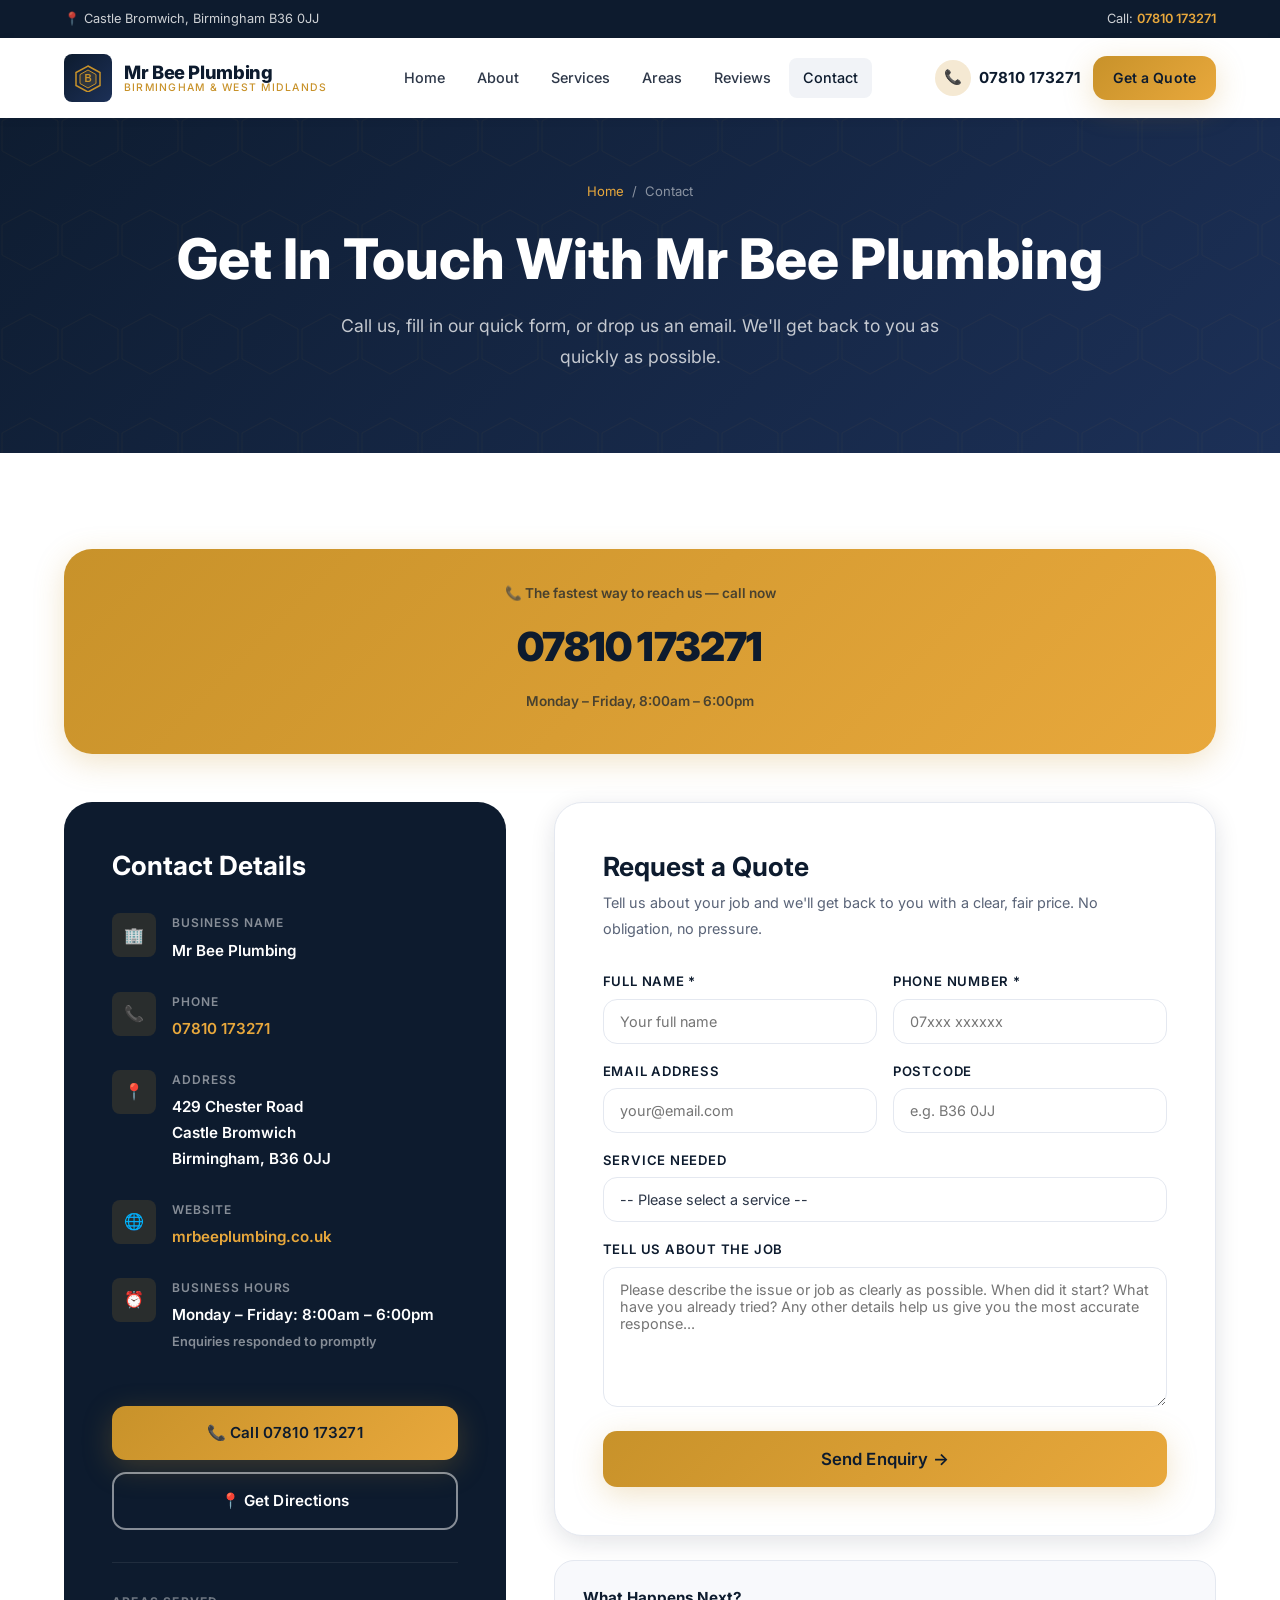
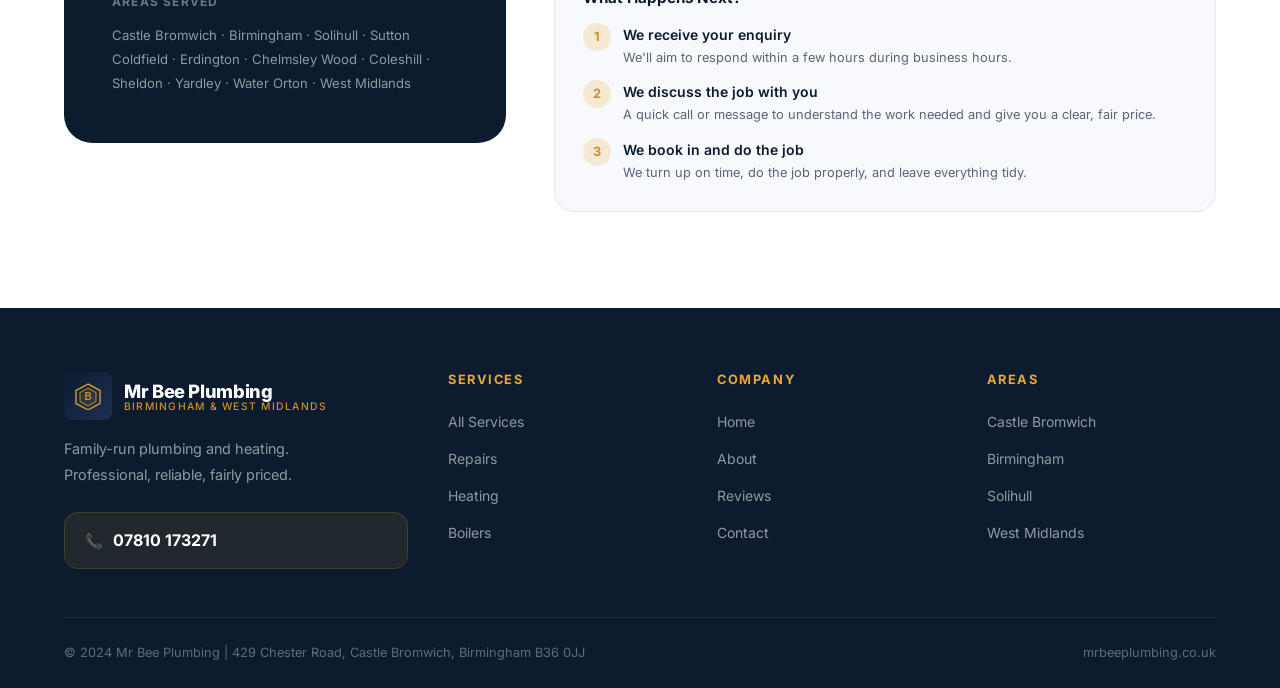
<file: contact.html>
<!DOCTYPE html>
<html lang="en">
<head>
  <meta charset="UTF-8">
  <meta name="viewport" content="width=device-width, initial-scale=1.0">
  <title>Contact Mr Bee Plumbing | Birmingham Plumber | 07810 173271</title>
  <meta name="description" content="Contact Mr Bee Plumbing in Birmingham. Call 07810 173271 or fill in our quote form. Based at 429 Chester Road, Castle Bromwich, Birmingham B36 0JJ.">
  <meta name="keywords" content="contact Mr Bee Plumbing, plumber Birmingham contact, plumber Castle Bromwich phone">
  <link rel="canonical" href="https://mrbeeplumbing.co.uk/contact">
  <link rel="preconnect" href="https://fonts.googleapis.com">
  <link rel="preconnect" href="https://fonts.gstatic.com" crossorigin>
  <link href="https://fonts.googleapis.com/css2?family=Inter:wght@300;400;500;600;700;800;900&family=Playfair+Display:wght@700;800&display=swap" rel="stylesheet">
  <link rel="stylesheet" href="assets/css/styles.css">
  <style>
    .click-to-call-banner {
      background: linear-gradient(135deg, var(--gold) 0%, var(--gold-light) 100%);
      padding: 32px;
      border-radius: var(--radius-xl);
      text-align: center;
      margin-bottom: 48px;
      box-shadow: var(--shadow-gold);
    }
    .click-to-call-banner p {
      color: var(--navy);
      font-size: 0.85rem;
      font-weight: 600;
      margin-bottom: 8px;
      opacity: 0.7;
    }
    .click-to-call-banner a.call-number {
      display: block;
      font-size: 2.5rem;
      font-weight: 900;
      color: var(--navy);
      letter-spacing: -0.02em;
      transition: opacity 0.2s;
    }
    .click-to-call-banner a.call-number:hover { opacity: 0.75; }
  </style>
  <script type="application/ld+json">{"@context":"https://schema.org","@type":"Plumber","name":"Mr Bee Plumbing","telephone":"07810173271","address":{"@type":"PostalAddress","streetAddress":"429 Chester Road","addressLocality":"Castle Bromwich","addressRegion":"Birmingham","postalCode":"B36 0JJ","addressCountry":"GB"},"url":"https://mrbeeplumbing.co.uk","openingHours":"Mo-Fr 08:00-18:00"}</script>
</head>
<body>
<header class="site-header" id="site-header">
  <div class="header-top"><div class="container"><span>📍 Castle Bromwich, Birmingham B36 0JJ</span><span>Call: <a href="tel:07810173271">07810 173271</a></span></div></div>
  <div class="header-main">
    <div class="header-inner">
      <a href="index.html" class="site-logo">
        <div class="logo-icon"><svg width="28" height="28" viewBox="0 0 28 28" fill="none"><polygon points="14,2 26,8.5 26,21.5 14,28 2,21.5 2,8.5" fill="none" stroke="#c8922a" stroke-width="1.5"/><polygon points="14,6 22,10.5 22,19.5 14,24 6,19.5 6,10.5" fill="rgba(200,146,42,0.15)" stroke="#c8922a" stroke-width="1"/><text x="14" y="18" text-anchor="middle" fill="#c8922a" font-size="10" font-weight="bold" font-family="Arial">B</text></svg></div>
        <div class="logo-text"><span class="logo-name">Mr Bee Plumbing</span><span class="logo-tagline">Birmingham & West Midlands</span></div>
      </a>
      <nav class="site-nav"><a href="index.html">Home</a><a href="about.html">About</a><a href="services.html">Services</a><a href="service-areas.html">Areas</a><a href="reviews.html">Reviews</a><a href="contact.html" class="active">Contact</a></nav>
      <div class="nav-cta-group"><a href="tel:07810173271" class="nav-phone"><div class="nav-phone-icon">📞</div><span>07810 173271</span></a><a href="#contact-form" class="btn btn-primary btn-sm">Get a Quote</a></div>
      <button class="hamburger" id="hamburger" aria-label="Open menu"><span></span><span></span><span></span></button>
    </div>
  </div>
</header>

<div class="mobile-menu" id="mobile-menu">
  <button class="mobile-menu-close" id="mobile-menu-close">✕</button>
  <a href="index.html">Home</a><a href="about.html">About</a><a href="services.html">Services</a><a href="service-areas.html">Areas</a><a href="reviews.html">Reviews</a><a href="contact.html" class="active">Contact</a>
  <a href="tel:07810173271" class="mobile-menu-phone">📞 07810 173271</a>
</div>

<section class="page-hero">
  <div class="container">
    <div class="page-hero-content">
      <div class="breadcrumb"><a href="index.html">Home</a><span>/</span><span>Contact</span></div>
      <h1>Get In Touch With Mr Bee Plumbing</h1>
      <p>Call us, fill in our quick form, or drop us an email. We'll get back to you as quickly as possible.</p>
    </div>
  </div>
</section>

<section class="section bg-white" id="contact-section">
  <div class="container">

    <!-- Click to Call Banner (mobile-priority) -->
    <div class="click-to-call-banner fade-in">
      <p>📞 The fastest way to reach us — call now</p>
      <a href="tel:07810173271" class="call-number" id="contact-call-banner">07810 173271</a>
      <p style="margin-top:8px;">Monday – Friday, 8:00am – 6:00pm</p>
    </div>

    <div class="contact-grid">
      <div class="contact-info-card slide-in-left" style="height:fit-content;">
        <h3>Contact Details</h3>

        <div class="contact-detail">
          <div class="contact-detail-icon">🏢</div>
          <div>
            <div class="contact-detail-label">Business Name</div>
            <div class="contact-detail-value">Mr Bee Plumbing</div>
          </div>
        </div>

        <div class="contact-detail">
          <div class="contact-detail-icon">📞</div>
          <div>
            <div class="contact-detail-label">Phone</div>
            <div class="contact-detail-value"><a href="tel:07810173271">07810 173271</a></div>
          </div>
        </div>

        <div class="contact-detail">
          <div class="contact-detail-icon">📍</div>
          <div>
            <div class="contact-detail-label">Address</div>
            <div class="contact-detail-value">429 Chester Road<br>Castle Bromwich<br>Birmingham, B36 0JJ</div>
          </div>
        </div>

        <div class="contact-detail">
          <div class="contact-detail-icon">🌐</div>
          <div>
            <div class="contact-detail-label">Website</div>
            <div class="contact-detail-value"><a href="https://mrbeeplumbing.co.uk" target="_blank" rel="noopener">mrbeeplumbing.co.uk</a></div>
          </div>
        </div>

        <div class="contact-detail">
          <div class="contact-detail-icon">⏰</div>
          <div>
            <div class="contact-detail-label">Business Hours</div>
            <div class="contact-detail-value">Monday – Friday: 8:00am – 6:00pm<br><span style="font-size:0.8rem;color:rgba(255,255,255,0.5);">Enquiries responded to promptly</span></div>
          </div>
        </div>

        <a href="tel:07810173271" class="btn btn-primary" style="width:100%;justify-content:center;margin-top:24px;" id="contact-call-info">
          📞 Call 07810 173271
        </a>

        <a href="https://maps.google.com/?q=429+Chester+Road,+Castle+Bromwich,+Birmingham+B36+0JJ" target="_blank" rel="noopener" class="btn btn-outline" style="width:100%;justify-content:center;margin-top:12px;">
          📍 Get Directions
        </a>

        <!-- Areas Served -->
        <div style="margin-top:32px;padding-top:28px;border-top:1px solid rgba(255,255,255,0.08);">
          <p style="font-size:0.75rem;color:rgba(255,255,255,0.4);text-transform:uppercase;letter-spacing:0.1em;font-weight:700;margin-bottom:12px;">Areas Served</p>
          <p style="font-size:0.82rem;color:rgba(255,255,255,0.55);line-height:1.8;">Castle Bromwich · Birmingham · Solihull · Sutton Coldfield · Erdington · Chelmsley Wood · Coleshill · Sheldon · Yardley · Water Orton · West Midlands</p>
        </div>
      </div>

      <div class="slide-in-right">
        <div class="contact-form-wrapper" id="contact-form-wrapper">
          <h3>Request a Quote</h3>
          <p>Tell us about your job and we'll get back to you with a clear, fair price. No obligation, no pressure.</p>
          <form id="contact-form" novalidate>
            <div class="form-grid">
              <div class="form-group">
                <label class="form-label" for="name">Full Name *</label>
                <input class="form-input" type="text" id="name" name="name" placeholder="Your full name" required>
              </div>
              <div class="form-group">
                <label class="form-label" for="phone">Phone Number *</label>
                <input class="form-input" type="tel" id="phone" name="phone" placeholder="07xxx xxxxxx" required>
              </div>
              <div class="form-group">
                <label class="form-label" for="email">Email Address</label>
                <input class="form-input" type="email" id="email" name="email" placeholder="your@email.com">
              </div>
              <div class="form-group">
                <label class="form-label" for="postcode">Postcode</label>
                <input class="form-input" type="text" id="postcode" name="postcode" placeholder="e.g. B36 0JJ">
              </div>
              <div class="form-group span-2">
                <label class="form-label" for="service">Service Needed</label>
                <select class="form-select" id="service" name="service">
                  <option value="">-- Please select a service --</option>
                  <option>General Plumbing Repair</option>
                  <option>Plumbing Installation</option>
                  <option>Central Heating Installation</option>
                  <option>Boiler Swap / Heating Upgrade</option>
                  <option>Radiator Installation</option>
                  <option>Hot Water System Fault</option>
                  <option>Toilet Installation or Repair</option>
                  <option>Leak Detection / Repair</option>
                  <option>Sink / Waste Repair</option>
                  <option>Light Commercial Plumbing</option>
                  <option>Other / Not Sure</option>
                </select>
              </div>
              <div class="form-group span-2">
                <label class="form-label" for="message">Tell Us About the Job</label>
                <textarea class="form-textarea" id="message" name="message" placeholder="Please describe the issue or job as clearly as possible. When did it start? What have you already tried? Any other details help us give you the most accurate response..." style="min-height:140px;"></textarea>
              </div>
              <div class="form-submit">
                <button type="submit" class="btn btn-primary btn-lg" id="form-submit-btn">Send Enquiry →</button>
              </div>
            </div>
          </form>
        </div>

        <!-- Additional Assurance Box -->
        <div style="background:var(--off-white);border:1px solid var(--gray-200);border-radius:var(--radius-lg);padding:28px;margin-top:24px;" class="fade-in">
          <h4 style="font-size:0.95rem;margin-bottom:16px;">What Happens Next?</h4>
          <div style="display:flex;flex-direction:column;gap:12px;">
            <div style="display:flex;align-items:flex-start;gap:12px;">
              <div style="width:28px;height:28px;background:var(--gold-pale);border-radius:50%;display:flex;align-items:center;justify-content:center;color:var(--gold);font-weight:700;font-size:0.8rem;flex-shrink:0;">1</div>
              <div>
                <div style="font-weight:600;font-size:0.875rem;color:var(--navy);">We receive your enquiry</div>
                <div style="font-size:0.8rem;color:var(--gray-600);">We'll aim to respond within a few hours during business hours.</div>
              </div>
            </div>
            <div style="display:flex;align-items:flex-start;gap:12px;">
              <div style="width:28px;height:28px;background:var(--gold-pale);border-radius:50%;display:flex;align-items:center;justify-content:center;color:var(--gold);font-weight:700;font-size:0.8rem;flex-shrink:0;">2</div>
              <div>
                <div style="font-weight:600;font-size:0.875rem;color:var(--navy);">We discuss the job with you</div>
                <div style="font-size:0.8rem;color:var(--gray-600);">A quick call or message to understand the work needed and give you a clear, fair price.</div>
              </div>
            </div>
            <div style="display:flex;align-items:flex-start;gap:12px;">
              <div style="width:28px;height:28px;background:var(--gold-pale);border-radius:50%;display:flex;align-items:center;justify-content:center;color:var(--gold);font-weight:700;font-size:0.8rem;flex-shrink:0;">3</div>
              <div>
                <div style="font-weight:600;font-size:0.875rem;color:var(--navy);">We book in and do the job</div>
                <div style="font-size:0.8rem;color:var(--gray-600);">We turn up on time, do the job properly, and leave everything tidy.</div>
              </div>
            </div>
          </div>
        </div>
      </div>
    </div>
  </div>
</section>

<footer class="site-footer">
  <div class="container">
    <div class="footer-grid">
      <div class="footer-brand"><a href="index.html" class="site-logo"><div class="logo-icon"><svg width="28" height="28" viewBox="0 0 28 28" fill="none"><polygon points="14,2 26,8.5 26,21.5 14,28 2,21.5 2,8.5" fill="none" stroke="#c8922a" stroke-width="1.5"/><polygon points="14,6 22,10.5 22,19.5 14,24 6,19.5 6,10.5" fill="rgba(200,146,42,0.15)" stroke="#c8922a" stroke-width="1"/><text x="14" y="18" text-anchor="middle" fill="#c8922a" font-size="10" font-weight="bold" font-family="Arial">B</text></svg></div><div class="logo-text"><span class="logo-name">Mr Bee Plumbing</span><span class="logo-tagline">Birmingham & West Midlands</span></div></a><p class="footer-tagline">Family-run plumbing and heating. Professional, reliable, fairly priced.</p><a href="tel:07810173271" class="footer-phone"><span class="footer-phone-icon">📞</span><span class="footer-phone-num">07810 173271</span></a></div>
      <div class="footer-col"><h4>Services</h4><ul class="footer-links"><li><a href="services.html">All Services</a></li><li><a href="services.html#repairs">Repairs</a></li><li><a href="services.html#heating">Heating</a></li><li><a href="services.html#boilers">Boilers</a></li></ul></div>
      <div class="footer-col"><h4>Company</h4><ul class="footer-links"><li><a href="index.html">Home</a></li><li><a href="about.html">About</a></li><li><a href="reviews.html">Reviews</a></li><li><a href="contact.html" class="active">Contact</a></li></ul></div>
      <div class="footer-col"><h4>Areas</h4><ul class="footer-links"><li><a href="service-areas.html">Castle Bromwich</a></li><li><a href="service-areas.html">Birmingham</a></li><li><a href="service-areas.html">Solihull</a></li><li><a href="service-areas.html">West Midlands</a></li></ul></div>
    </div>
    <div class="footer-bottom"><span>© 2024 Mr Bee Plumbing | 429 Chester Road, Castle Bromwich, Birmingham B36 0JJ</span><span>mrbeeplumbing.co.uk</span></div>
  </div>
</footer>

<div class="mobile-sticky-cta"><a href="tel:07810173271" class="btn btn-primary">📞 Call 07810 173271</a></div>

<script src="assets/js/main.js"></script>
</body>
</html>
</file>
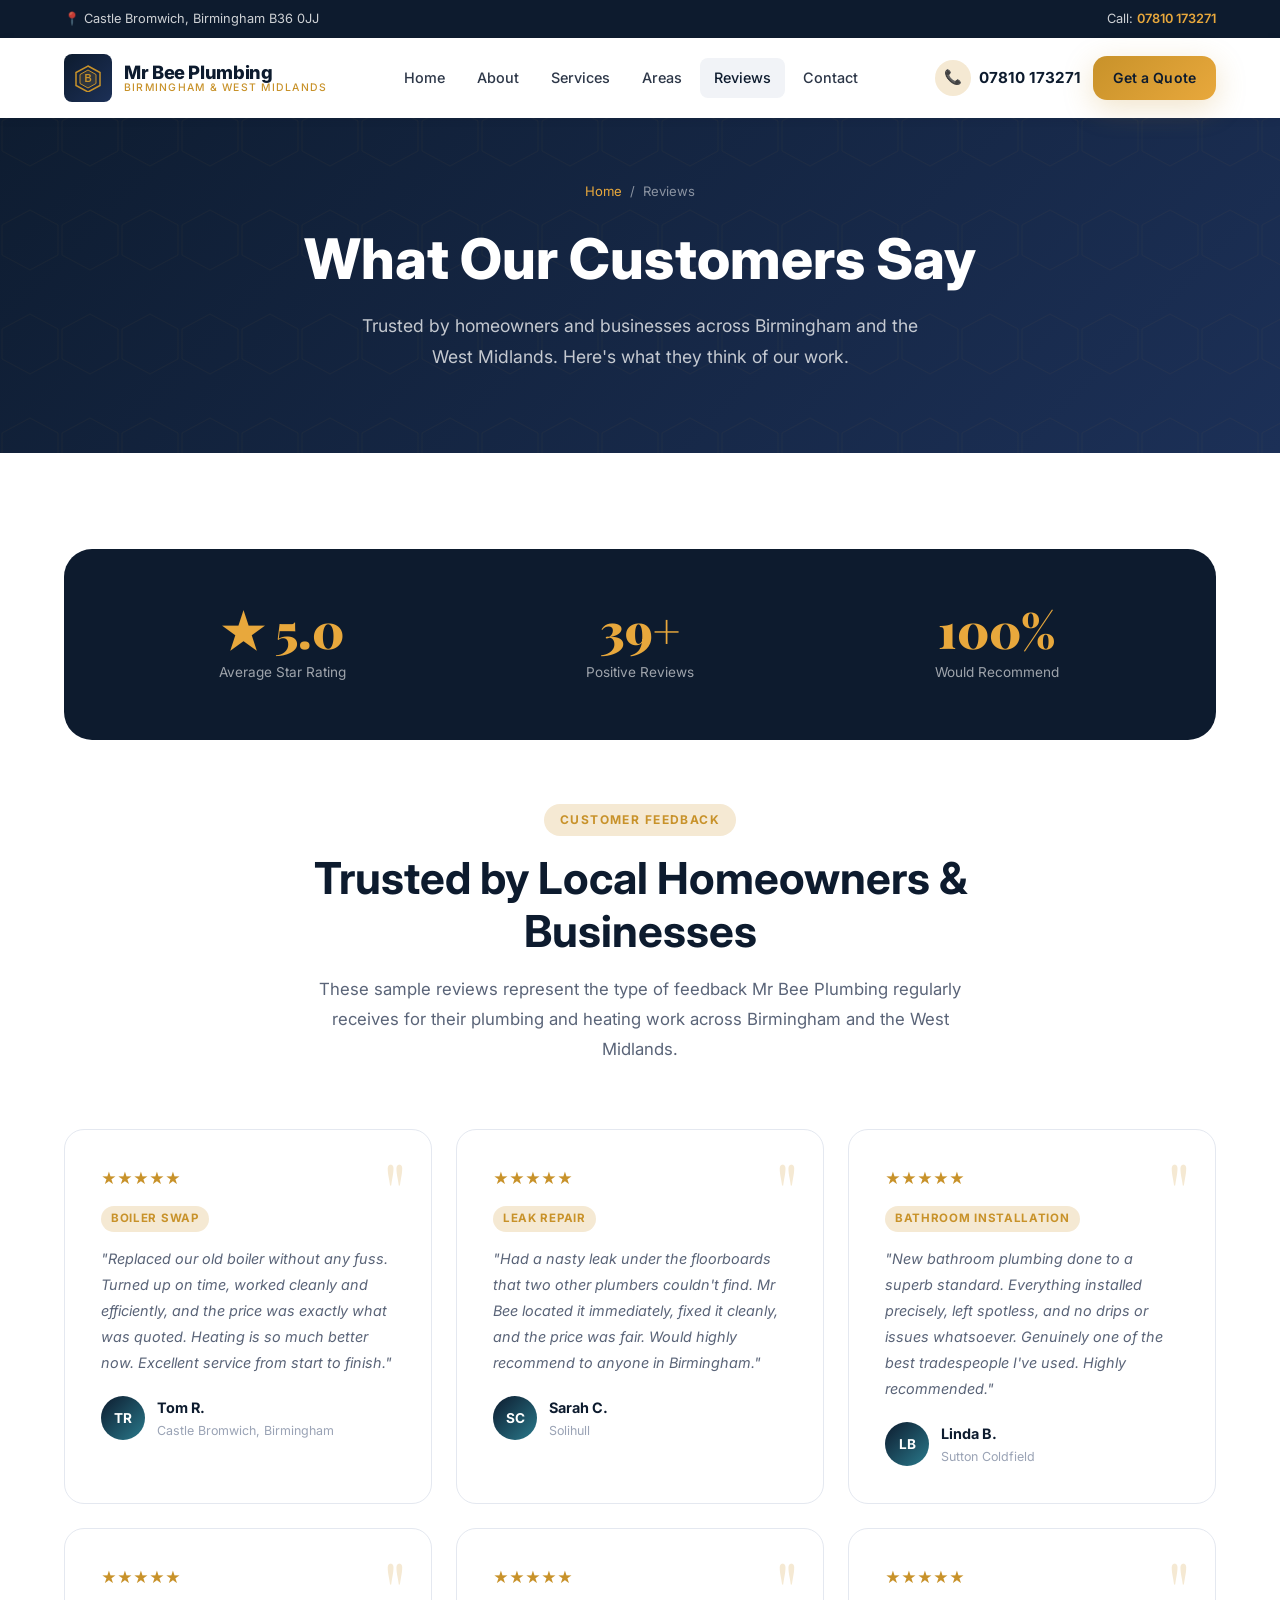
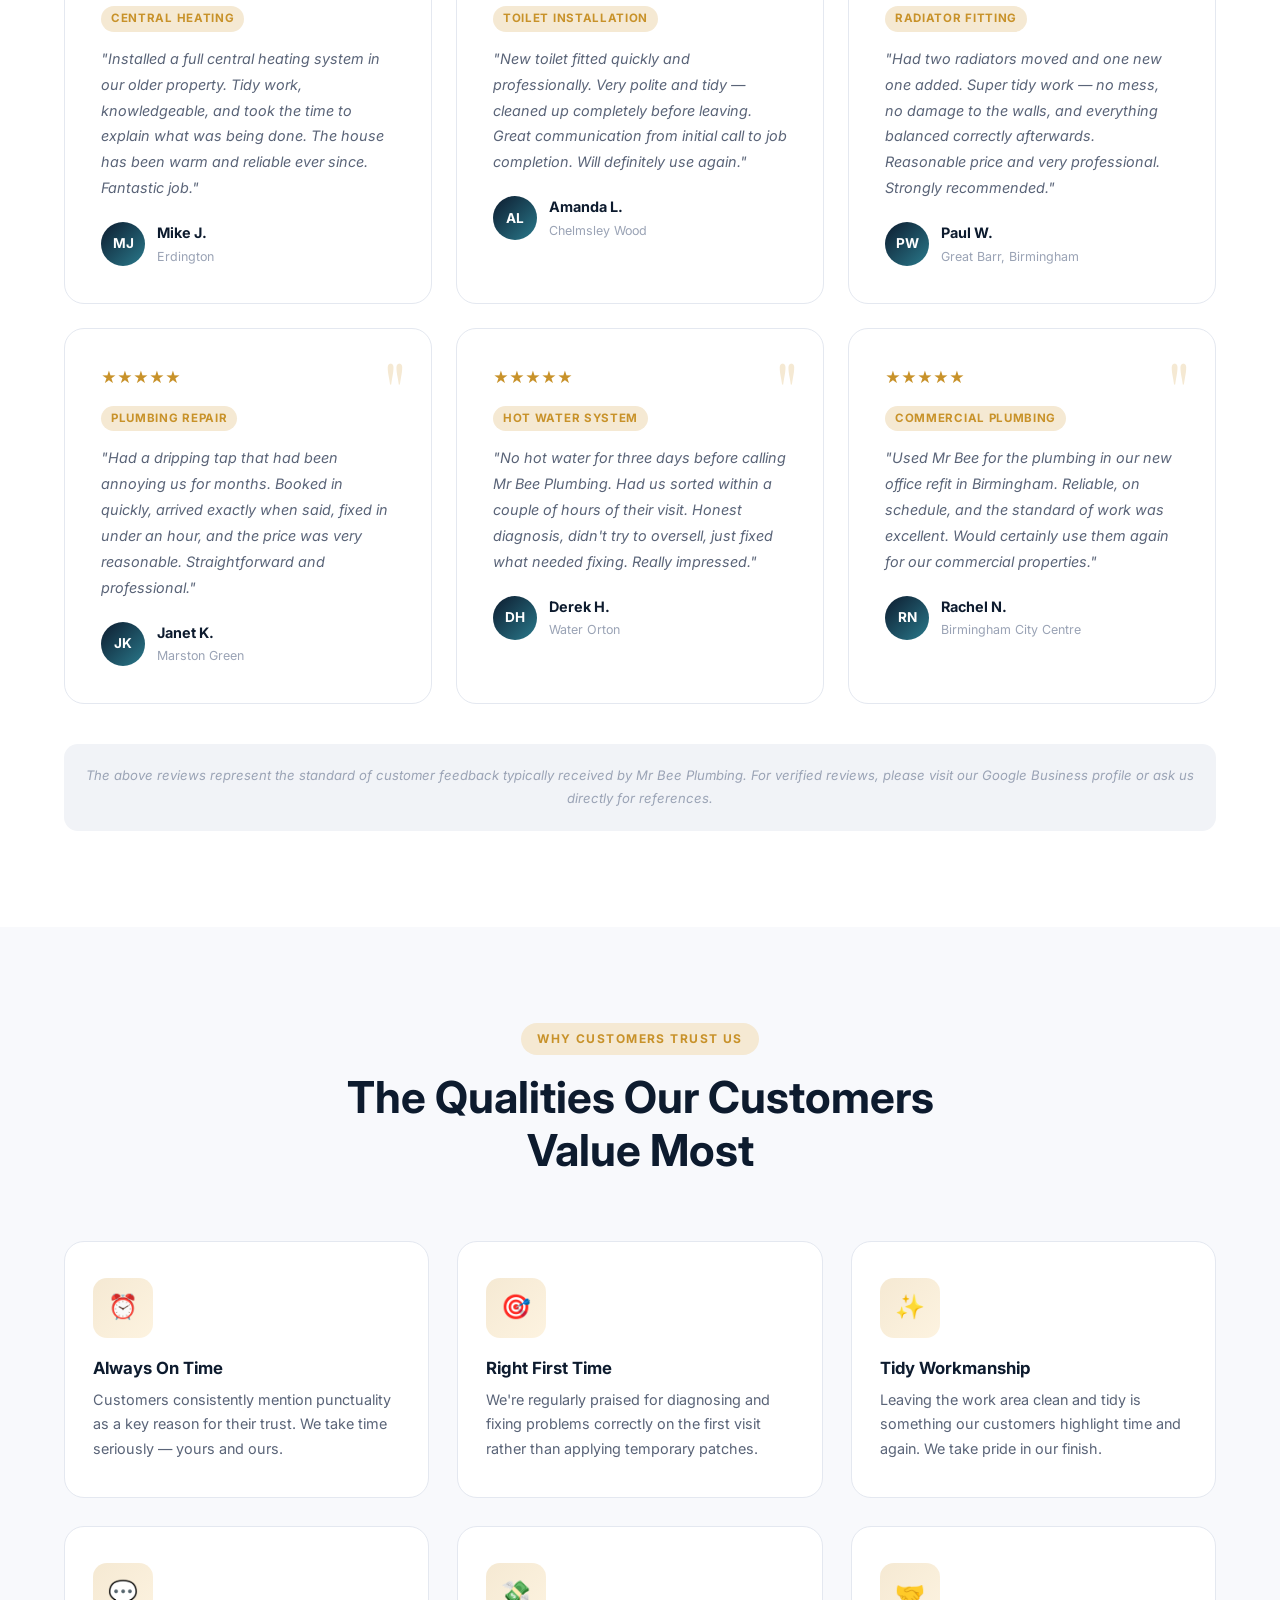
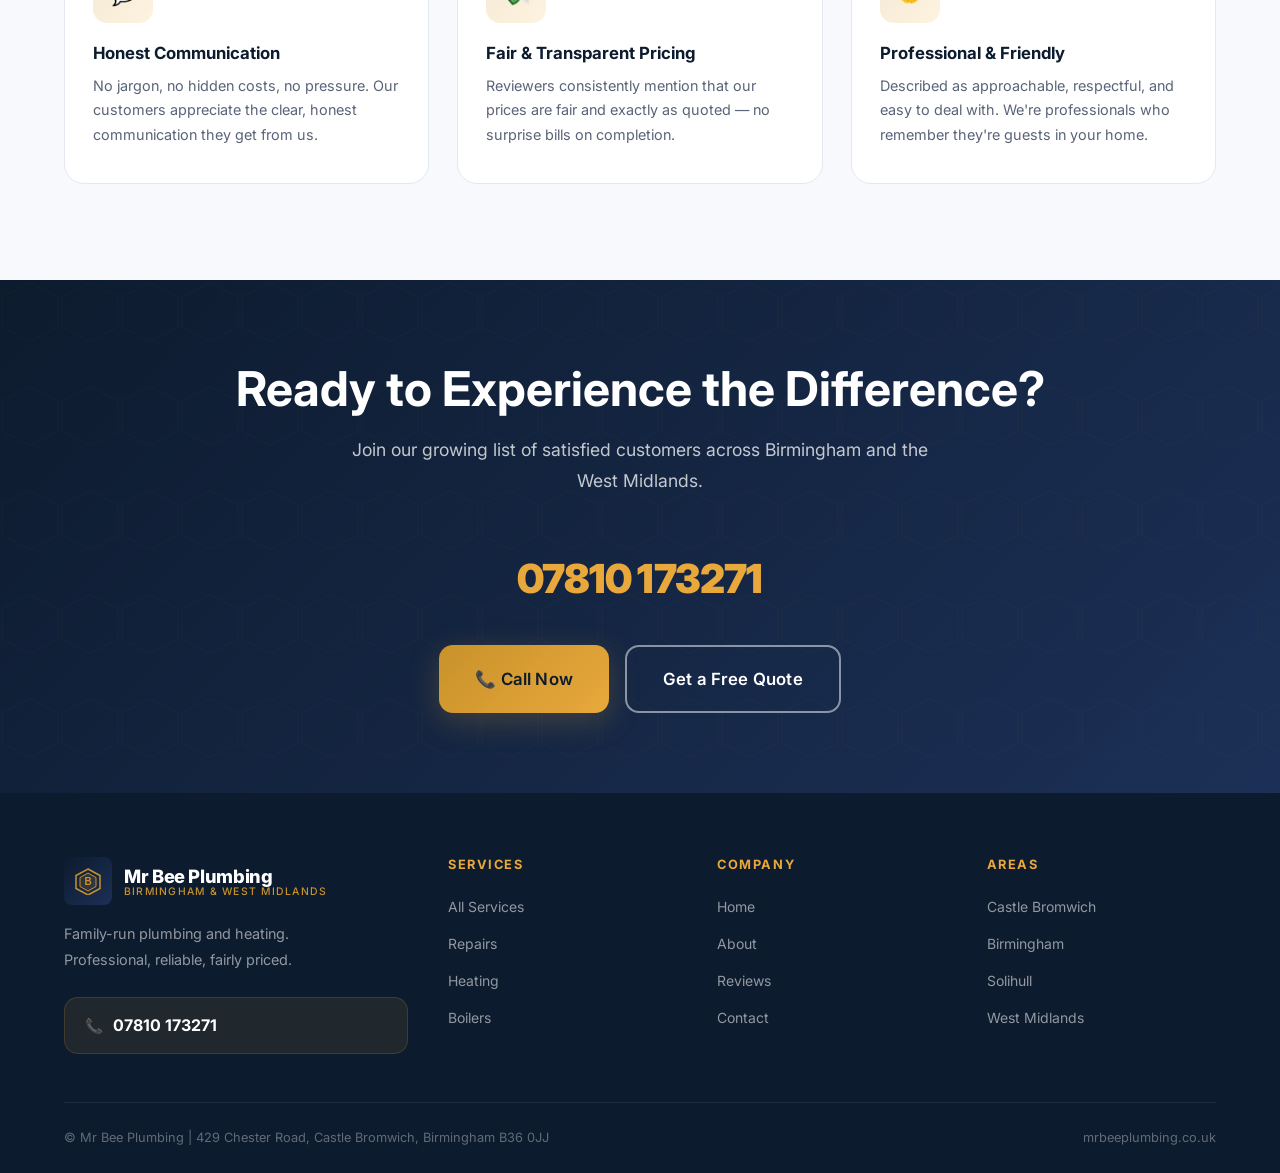
<file: reviews.html>
<!DOCTYPE html>
<html lang="en">
<head>
  <meta charset="UTF-8">
  <meta name="viewport" content="width=device-width, initial-scale=1.0">
  <title>Customer Reviews | Mr Bee Plumbing Birmingham</title>
  <meta name="description" content="Read reviews of Mr Bee Plumbing from satisfied customers across Birmingham and the West Midlands. Trusted, reliable, and professionally praised local plumber.">
  <meta name="keywords" content="Mr Bee Plumbing reviews, plumber reviews Birmingham, trusted plumber West Midlands">
  <link rel="canonical" href="https://mrbeeplumbing.co.uk/reviews">
  <link rel="preconnect" href="https://fonts.googleapis.com">
  <link rel="preconnect" href="https://fonts.gstatic.com" crossorigin>
  <link href="https://fonts.googleapis.com/css2?family=Inter:wght@300;400;500;600;700;800;900&family=Playfair+Display:wght@700;800&display=swap" rel="stylesheet">
  <link rel="stylesheet" href="assets/css/styles.css">
  <style>
    .review-grid { display: grid; grid-template-columns: repeat(3, 1fr); gap: 24px; }
    .review-card {
      background: var(--white);
      border: 1px solid var(--gray-200);
      border-radius: var(--radius-lg);
      padding: 36px;
      transition: var(--transition);
      position: relative;
    }
    .review-card:hover { transform: translateY(-4px); box-shadow: var(--shadow-lg); }
    .review-card::before {
      content: '"';
      position: absolute; top: 20px; right: 24px;
      font-family: var(--font-display);
      font-size: 5rem; color: var(--gold-pale); line-height: 1;
    }
    .review-card .stars { color: var(--gold); font-size: 0.95rem; margin-bottom: 12px; }
    .review-service-tag {
      display: inline-block;
      background: var(--gold-pale);
      color: var(--gold);
      padding: 3px 10px;
      border-radius: 100px;
      font-size: 0.72rem;
      font-weight: 700;
      text-transform: uppercase;
      letter-spacing: 0.06em;
      margin-bottom: 14px;
    }
    .review-text { font-size: 0.9rem; color: var(--gray-600); line-height: 1.8; font-style: italic; margin-bottom: 20px; }
    .reviewer { display: flex; align-items: center; gap: 12px; }
    .reviewer-avatar {
      width: 44px; height: 44px; border-radius: 50%;
      background: linear-gradient(135deg, var(--navy) 0%, var(--teal) 100%);
      display: flex; align-items: center; justify-content: center;
      font-size: 0.85rem; font-weight: 700; color: var(--white); flex-shrink: 0;
    }
    .reviewer-name { font-weight: 700; font-size: 0.9rem; color: var(--navy); }
    .reviewer-loc { font-size: 0.78rem; color: var(--gray-400); }
    .trust-overview {
      background: var(--navy);
      border-radius: var(--radius-xl);
      padding: 56px;
      display: grid;
      grid-template-columns: 1fr 1fr 1fr;
      gap: 32px;
      text-align: center;
      margin-bottom: 64px;
    }
    .trust-stat-num {
      font-size: 3rem; font-weight: 900; color: var(--gold-light);
      font-family: var(--font-display); line-height: 1;
    }
    .trust-stat-label { font-size: 0.85rem; color: rgba(255,255,255,0.6); margin-top: 8px; }
    @media(max-width:768px){
      .review-grid { grid-template-columns: 1fr; }
      .trust-overview { grid-template-columns: 1fr; padding: 36px 24px; }
    }
  </style>
  <script type="application/ld+json">
  {"@context":"https://schema.org","@type":"Plumber","name":"Mr Bee Plumbing","telephone":"07810173271","address":{"@type":"PostalAddress","streetAddress":"429 Chester Road","addressLocality":"Castle Bromwich","addressRegion":"Birmingham","postalCode":"B36 0JJ","addressCountry":"GB"},"aggregateRating":{"@type":"AggregateRating","ratingValue":"5","bestRating":"5","ratingCount":"47"}}
  </script>
</head>
<body>

<header class="site-header" id="site-header">
  <div class="header-top"><div class="container"><span>📍 Castle Bromwich, Birmingham B36 0JJ</span><span>Call: <a href="tel:07810173271">07810 173271</a></span></div></div>
  <div class="header-main">
    <div class="header-inner">
      <a href="index.html" class="site-logo"><div class="logo-icon"><svg width="28" height="28" viewBox="0 0 28 28" fill="none"><polygon points="14,2 26,8.5 26,21.5 14,28 2,21.5 2,8.5" fill="none" stroke="#c8922a" stroke-width="1.5"/><polygon points="14,6 22,10.5 22,19.5 14,24 6,19.5 6,10.5" fill="rgba(200,146,42,0.15)" stroke="#c8922a" stroke-width="1"/><text x="14" y="18" text-anchor="middle" fill="#c8922a" font-size="10" font-weight="bold" font-family="Arial">B</text></svg></div><div class="logo-text"><span class="logo-name">Mr Bee Plumbing</span><span class="logo-tagline">Birmingham & West Midlands</span></div></a>
      <nav class="site-nav"><a href="index.html">Home</a><a href="about.html">About</a><a href="services.html">Services</a><a href="service-areas.html">Areas</a><a href="reviews.html" class="active">Reviews</a><a href="contact.html">Contact</a></nav>
      <div class="nav-cta-group"><a href="tel:07810173271" class="nav-phone"><div class="nav-phone-icon">📞</div><span>07810 173271</span></a><a href="contact.html" class="btn btn-primary btn-sm">Get a Quote</a></div>
      <button class="hamburger" id="hamburger" aria-label="Open menu"><span></span><span></span><span></span></button>
    </div>
  </div>
</header>

<div class="mobile-menu" id="mobile-menu">
  <button class="mobile-menu-close" id="mobile-menu-close">✕</button>
  <a href="index.html">Home</a><a href="about.html">About</a><a href="services.html">Services</a><a href="service-areas.html">Areas</a><a href="reviews.html" class="active">Reviews</a><a href="contact.html">Contact</a>
  <a href="tel:07810173271" class="mobile-menu-phone">📞 07810 173271</a>
</div>

<section class="page-hero">
  <div class="container">
    <div class="page-hero-content">
      <div class="breadcrumb"><a href="index.html">Home</a><span>/</span><span>Reviews</span></div>
      <h1>What Our Customers Say</h1>
      <p>Trusted by homeowners and businesses across Birmingham and the West Midlands. Here's what they think of our work.</p>
    </div>
  </div>
</section>

<section class="section bg-white">
  <div class="container">
    <!-- Trust Overview Block -->
    <div class="trust-overview fade-in">
      <div>
        <div class="trust-stat-num">★ 5.0</div>
        <div class="trust-stat-label">Average Star Rating</div>
      </div>
      <div>
        <div class="trust-stat-num" data-count="47" data-suffix="+">0+</div>
        <div class="trust-stat-label">Positive Reviews</div>
      </div>
      <div>
        <div class="trust-stat-num">100%</div>
        <div class="trust-stat-label">Would Recommend</div>
      </div>
    </div>

    <!-- Reviews -->
    <div class="section-header fade-in">
      <div class="section-label">Customer Feedback</div>
      <h2>Trusted by Local Homeowners &amp; Businesses</h2>
      <p>These sample reviews represent the type of feedback Mr Bee Plumbing regularly receives for their plumbing and heating work across Birmingham and the West Midlands.</p>
    </div>

    <div class="review-grid">
      <div class="review-card fade-in fade-in-delay-1">
        <div class="stars">★★★★★</div>
        <span class="review-service-tag">Boiler Swap</span>
        <p class="review-text">"Replaced our old boiler without any fuss. Turned up on time, worked cleanly and efficiently, and the price was exactly what was quoted. Heating is so much better now. Excellent service from start to finish."</p>
        <div class="reviewer"><div class="reviewer-avatar">TR</div><div><div class="reviewer-name">Tom R.</div><div class="reviewer-loc">Castle Bromwich, Birmingham</div></div></div>
      </div>
      <div class="review-card fade-in fade-in-delay-2">
        <div class="stars">★★★★★</div>
        <span class="review-service-tag">Leak Repair</span>
        <p class="review-text">"Had a nasty leak under the floorboards that two other plumbers couldn't find. Mr Bee located it immediately, fixed it cleanly, and the price was fair. Would highly recommend to anyone in Birmingham."</p>
        <div class="reviewer"><div class="reviewer-avatar">SC</div><div><div class="reviewer-name">Sarah C.</div><div class="reviewer-loc">Solihull</div></div></div>
      </div>
      <div class="review-card fade-in fade-in-delay-3">
        <div class="stars">★★★★★</div>
        <span class="review-service-tag">Bathroom Installation</span>
        <p class="review-text">"New bathroom plumbing done to a superb standard. Everything installed precisely, left spotless, and no drips or issues whatsoever. Genuinely one of the best tradespeople I've used. Highly recommended."</p>
        <div class="reviewer"><div class="reviewer-avatar">LB</div><div><div class="reviewer-name">Linda B.</div><div class="reviewer-loc">Sutton Coldfield</div></div></div>
      </div>
      <div class="review-card fade-in fade-in-delay-1">
        <div class="stars">★★★★★</div>
        <span class="review-service-tag">Central Heating</span>
        <p class="review-text">"Installed a full central heating system in our older property. Tidy work, knowledgeable, and took the time to explain what was being done. The house has been warm and reliable ever since. Fantastic job."</p>
        <div class="reviewer"><div class="reviewer-avatar">MJ</div><div><div class="reviewer-name">Mike J.</div><div class="reviewer-loc">Erdington</div></div></div>
      </div>
      <div class="review-card fade-in fade-in-delay-2">
        <div class="stars">★★★★★</div>
        <span class="review-service-tag">Toilet Installation</span>
        <p class="review-text">"New toilet fitted quickly and professionally. Very polite and tidy — cleaned up completely before leaving. Great communication from initial call to job completion. Will definitely use again."</p>
        <div class="reviewer"><div class="reviewer-avatar">AL</div><div><div class="reviewer-name">Amanda L.</div><div class="reviewer-loc">Chelmsley Wood</div></div></div>
      </div>
      <div class="review-card fade-in fade-in-delay-3">
        <div class="stars">★★★★★</div>
        <span class="review-service-tag">Radiator Fitting</span>
        <p class="review-text">"Had two radiators moved and one new one added. Super tidy work — no mess, no damage to the walls, and everything balanced correctly afterwards. Reasonable price and very professional. Strongly recommended."</p>
        <div class="reviewer"><div class="reviewer-avatar">PW</div><div><div class="reviewer-name">Paul W.</div><div class="reviewer-loc">Great Barr, Birmingham</div></div></div>
      </div>
      <div class="review-card fade-in fade-in-delay-1">
        <div class="stars">★★★★★</div>
        <span class="review-service-tag">Plumbing Repair</span>
        <p class="review-text">"Had a dripping tap that had been annoying us for months. Booked in quickly, arrived exactly when said, fixed in under an hour, and the price was very reasonable. Straightforward and professional."</p>
        <div class="reviewer"><div class="reviewer-avatar">JK</div><div><div class="reviewer-name">Janet K.</div><div class="reviewer-loc">Marston Green</div></div></div>
      </div>
      <div class="review-card fade-in fade-in-delay-2">
        <div class="stars">★★★★★</div>
        <span class="review-service-tag">Hot Water System</span>
        <p class="review-text">"No hot water for three days before calling Mr Bee Plumbing. Had us sorted within a couple of hours of their visit. Honest diagnosis, didn't try to oversell, just fixed what needed fixing. Really impressed."</p>
        <div class="reviewer"><div class="reviewer-avatar">DH</div><div><div class="reviewer-name">Derek H.</div><div class="reviewer-loc">Water Orton</div></div></div>
      </div>
      <div class="review-card fade-in fade-in-delay-3">
        <div class="stars">★★★★★</div>
        <span class="review-service-tag">Commercial Plumbing</span>
        <p class="review-text">"Used Mr Bee for the plumbing in our new office refit in Birmingham. Reliable, on schedule, and the standard of work was excellent. Would certainly use them again for our commercial properties."</p>
        <div class="reviewer"><div class="reviewer-avatar">RN</div><div><div class="reviewer-name">Rachel N.</div><div class="reviewer-loc">Birmingham City Centre</div></div></div>
      </div>
    </div>

    <!-- Note -->
    <div style="text-align:center;margin-top:40px;padding:20px;background:var(--gray-100);border-radius:var(--radius-md);" class="fade-in">
      <p style="font-size:0.82rem;color:var(--gray-400);">
        <em>The above reviews represent the standard of customer feedback typically received by Mr Bee Plumbing. For verified reviews, please visit our Google Business profile or ask us directly for references.</em>
      </p>
    </div>
  </div>
</section>

<!-- TRUST BLOCK -->
<section class="section bg-off-white">
  <div class="container">
    <div class="section-header fade-in">
      <div class="section-label">Why Customers Trust Us</div>
      <h2>The Qualities Our Customers Value Most</h2>
    </div>
    <div class="why-us-grid">
      <div class="why-card fade-in fade-in-delay-1">
        <div class="why-icon">⏰</div>
        <h3>Always On Time</h3>
        <p>Customers consistently mention punctuality as a key reason for their trust. We take time seriously — yours and ours.</p>
      </div>
      <div class="why-card fade-in fade-in-delay-2">
        <div class="why-icon">🎯</div>
        <h3>Right First Time</h3>
        <p>We're regularly praised for diagnosing and fixing problems correctly on the first visit rather than applying temporary patches.</p>
      </div>
      <div class="why-card fade-in fade-in-delay-3">
        <div class="why-icon">✨</div>
        <h3>Tidy Workmanship</h3>
        <p>Leaving the work area clean and tidy is something our customers highlight time and again. We take pride in our finish.</p>
      </div>
      <div class="why-card fade-in fade-in-delay-1">
        <div class="why-icon">💬</div>
        <h3>Honest Communication</h3>
        <p>No jargon, no hidden costs, no pressure. Our customers appreciate the clear, honest communication they get from us.</p>
      </div>
      <div class="why-card fade-in fade-in-delay-2">
        <div class="why-icon">💸</div>
        <h3>Fair &amp; Transparent Pricing</h3>
        <p>Reviewers consistently mention that our prices are fair and exactly as quoted — no surprise bills on completion.</p>
      </div>
      <div class="why-card fade-in fade-in-delay-3">
        <div class="why-icon">🤝</div>
        <h3>Professional &amp; Friendly</h3>
        <p>Described as approachable, respectful, and easy to deal with. We're professionals who remember they're guests in your home.</p>
      </div>
    </div>
  </div>
</section>

<section class="cta-band">
  <div class="container">
    <div class="cta-band-content fade-in">
      <h2>Ready to Experience the Difference?</h2>
      <p>Join our growing list of satisfied customers across Birmingham and the West Midlands.</p>
      <div class="cta-band-phone"><a href="tel:07810173271">07810 173271</a></div>
      <div class="cta-band-actions">
        <a href="tel:07810173271" class="btn btn-primary btn-lg">📞 Call Now</a>
        <a href="contact.html" class="btn btn-outline btn-lg">Get a Free Quote</a>
      </div>
    </div>
  </div>
</section>

<footer class="site-footer">
  <div class="container">
    <div class="footer-grid">
      <div class="footer-brand"><a href="index.html" class="site-logo"><div class="logo-icon"><svg width="28" height="28" viewBox="0 0 28 28" fill="none"><polygon points="14,2 26,8.5 26,21.5 14,28 2,21.5 2,8.5" fill="none" stroke="#c8922a" stroke-width="1.5"/><polygon points="14,6 22,10.5 22,19.5 14,24 6,19.5 6,10.5" fill="rgba(200,146,42,0.15)" stroke="#c8922a" stroke-width="1"/><text x="14" y="18" text-anchor="middle" fill="#c8922a" font-size="10" font-weight="bold" font-family="Arial">B</text></svg></div><div class="logo-text"><span class="logo-name">Mr Bee Plumbing</span><span class="logo-tagline">Birmingham & West Midlands</span></div></a><p class="footer-tagline">Family-run plumbing and heating. Professional, reliable, fairly priced.</p><a href="tel:07810173271" class="footer-phone"><span class="footer-phone-icon">📞</span><span class="footer-phone-num">07810 173271</span></a></div>
      <div class="footer-col"><h4>Services</h4><ul class="footer-links"><li><a href="services.html">All Services</a></li><li><a href="services.html#repairs">Repairs</a></li><li><a href="services.html#heating">Heating</a></li><li><a href="services.html#boilers">Boilers</a></li></ul></div>
      <div class="footer-col"><h4>Company</h4><ul class="footer-links"><li><a href="index.html">Home</a></li><li><a href="about.html">About</a></li><li><a href="reviews.html" class="active">Reviews</a></li><li><a href="contact.html">Contact</a></li></ul></div>
      <div class="footer-col"><h4>Areas</h4><ul class="footer-links"><li><a href="service-areas.html">Castle Bromwich</a></li><li><a href="service-areas.html">Birmingham</a></li><li><a href="service-areas.html">Solihull</a></li><li><a href="service-areas.html">West Midlands</a></li></ul></div>
    </div>
    <div class="footer-bottom"><span>© Mr Bee Plumbing | 429 Chester Road, Castle Bromwich, Birmingham B36 0JJ</span><span>mrbeeplumbing.co.uk</span></div>
  </div>
</footer>

<div class="mobile-sticky-cta"><a href="tel:07810173271" class="btn btn-primary">📞 Call 07810 173271</a></div>

<script src="assets/js/main.js"></script>
</body>
</html>
</file>
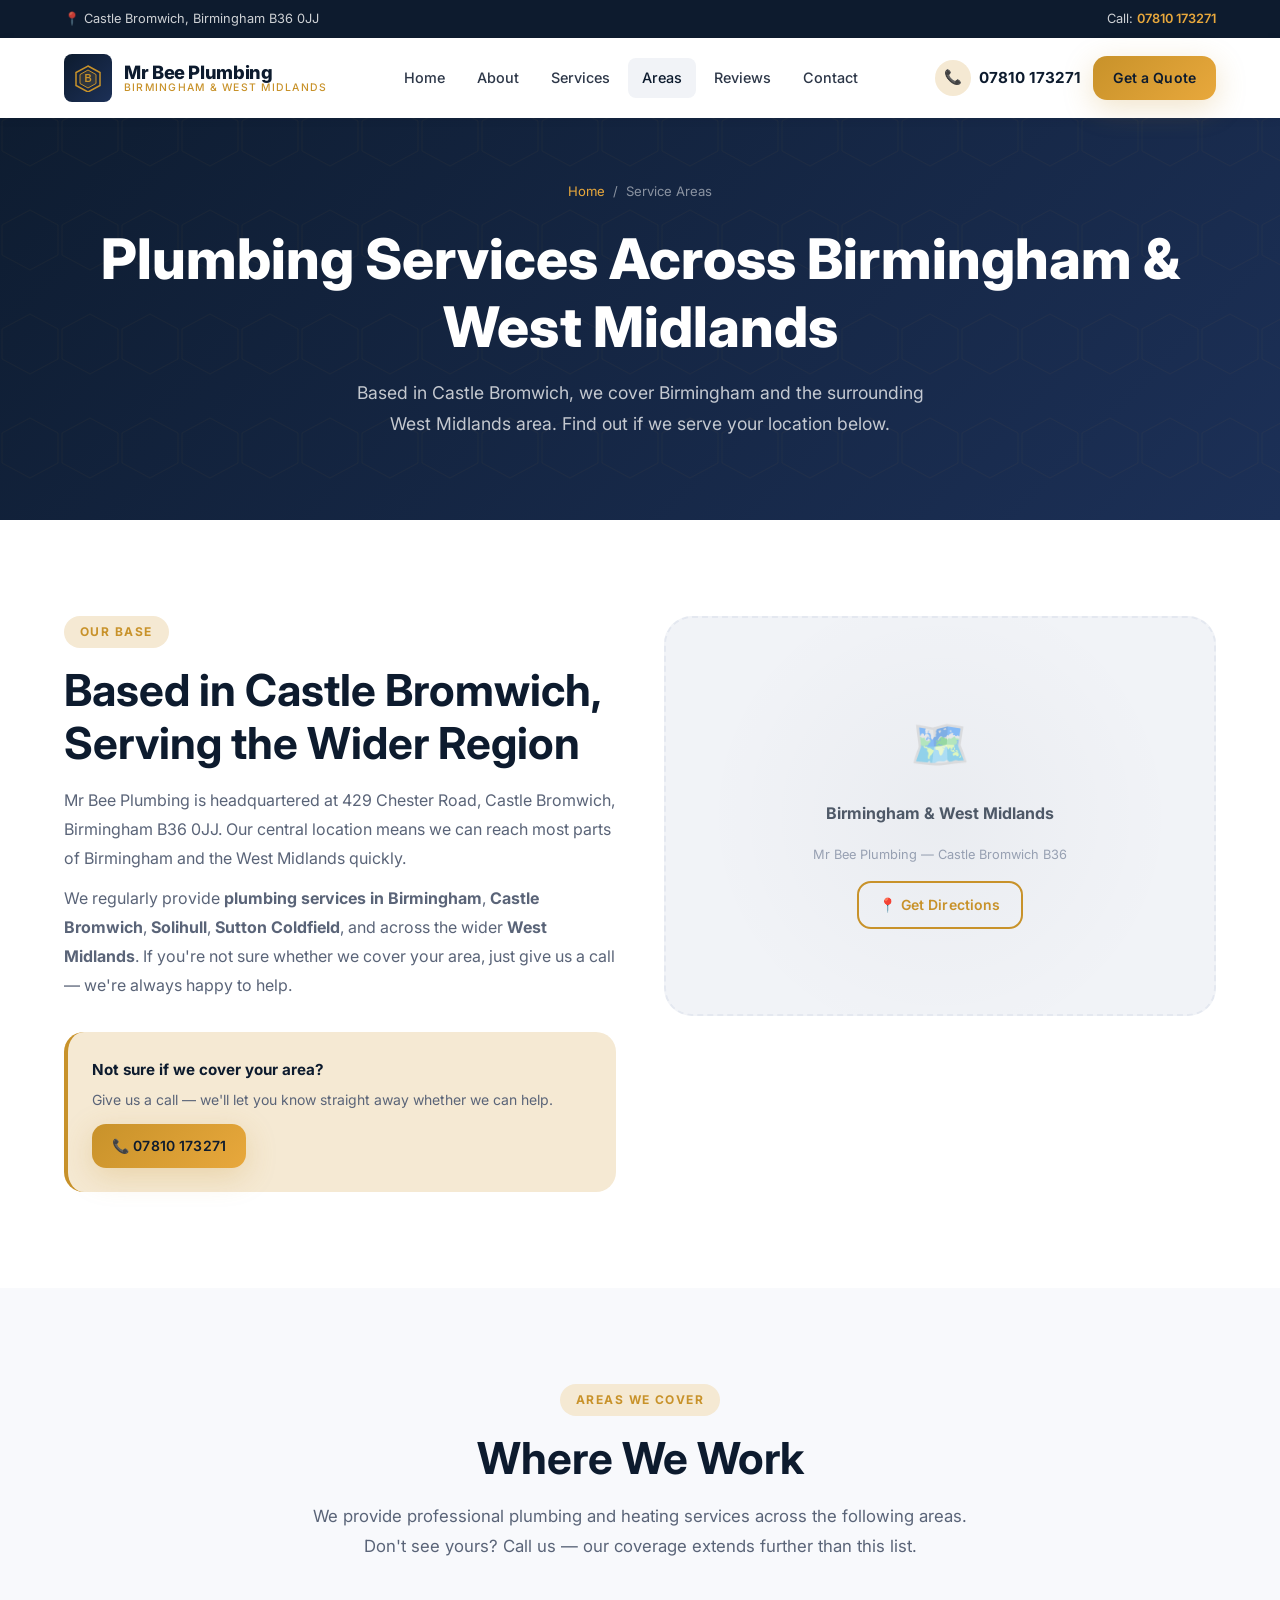
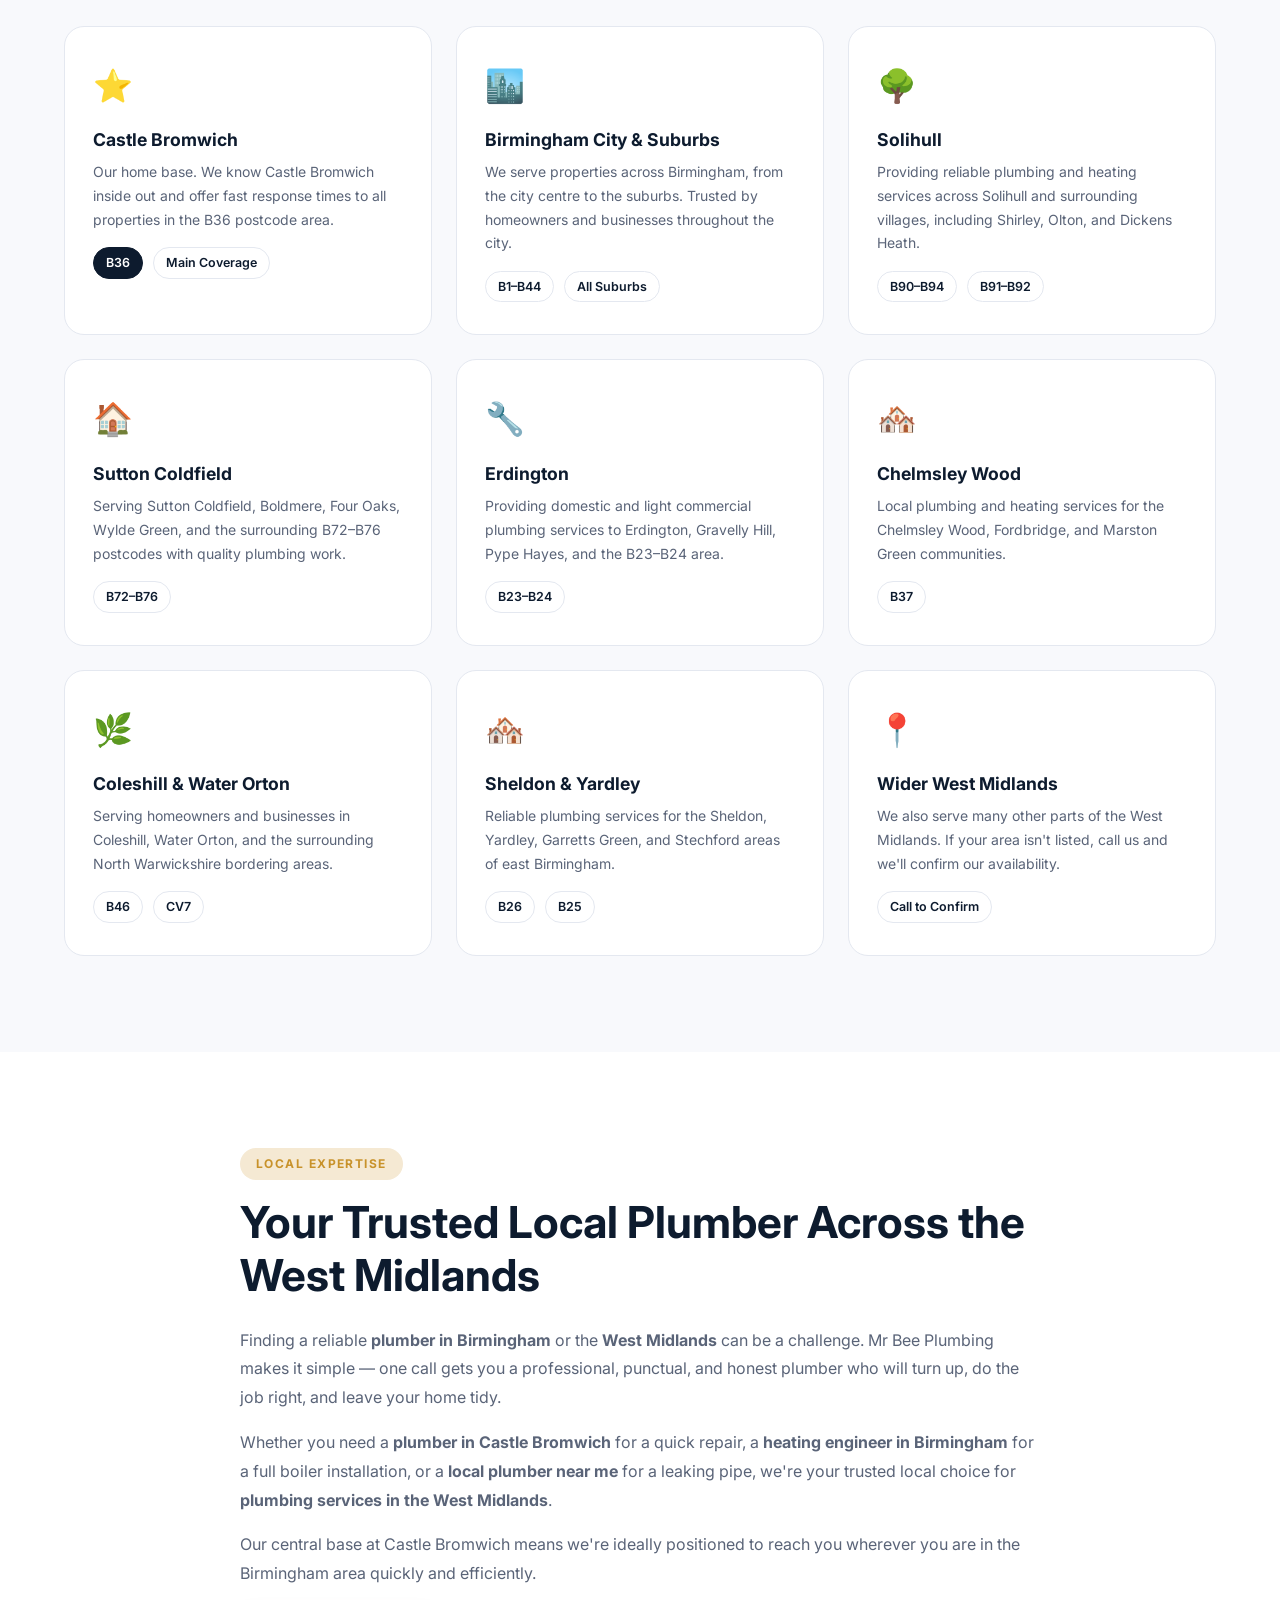
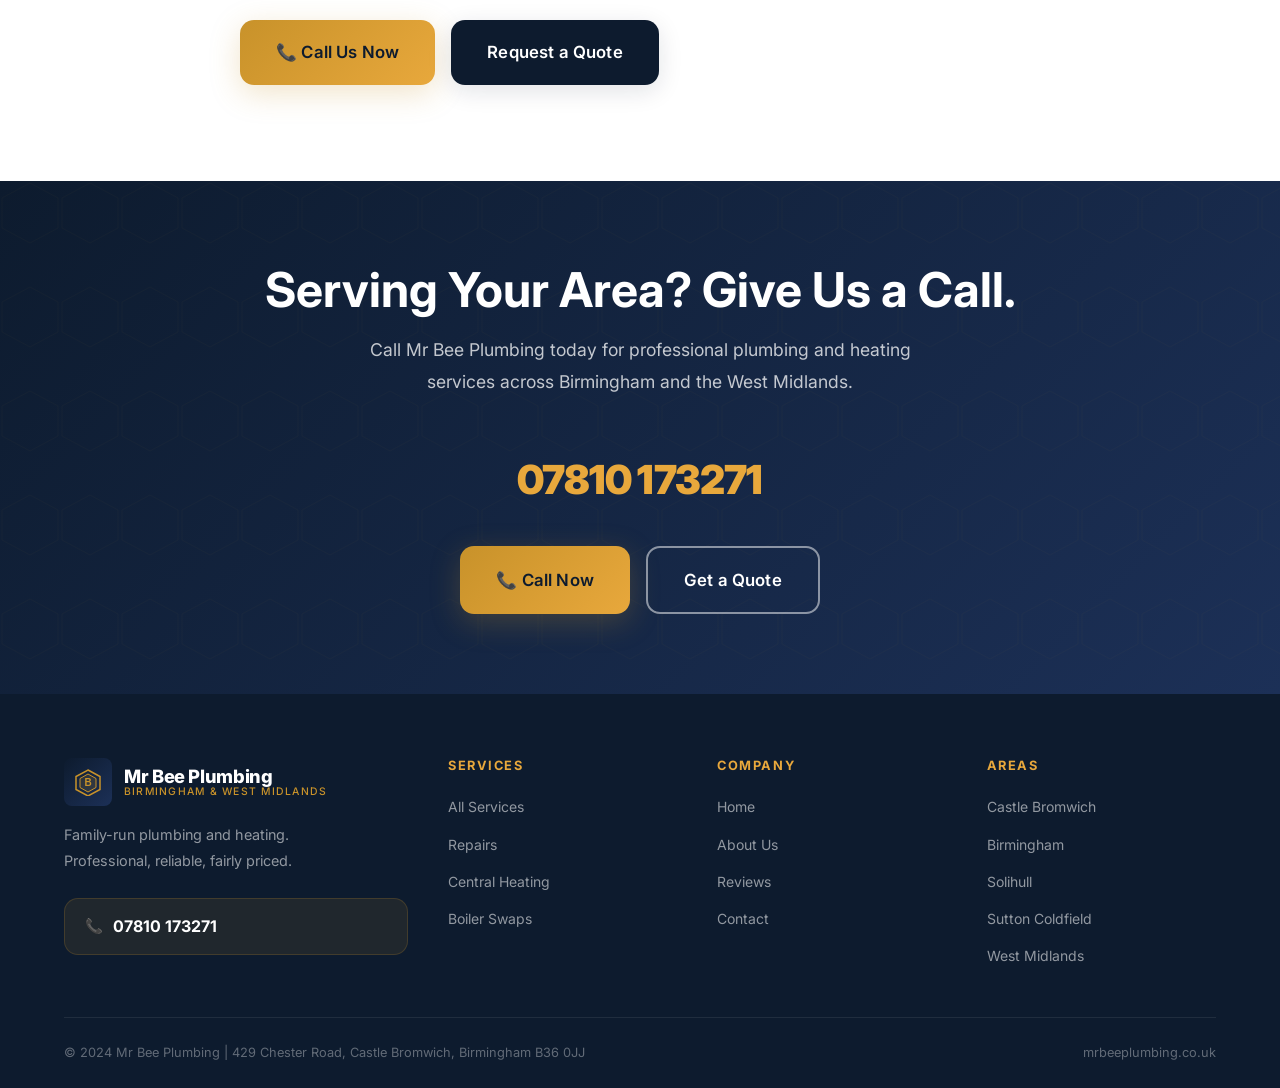
<file: service-areas.html>
<!DOCTYPE html>
<html lang="en">
<head>
  <meta charset="UTF-8">
  <meta name="viewport" content="width=device-width, initial-scale=1.0">
  <title>Plumber Service Areas | Birmingham, Castle Bromwich & West Midlands | Mr Bee Plumbing</title>
  <meta name="description" content="Mr Bee Plumbing serves Castle Bromwich, Birmingham, Solihull, Sutton Coldfield, Erdington and the wider West Midlands. Get a local plumber near you today.">
  <meta name="keywords" content="plumber Castle Bromwich, plumber Birmingham, plumbing services West Midlands, local plumber near me, Solihull plumber, Sutton Coldfield plumber">
  <link rel="canonical" href="https://mrbeeplumbing.co.uk/service-areas">
  <link rel="preconnect" href="https://fonts.googleapis.com">
  <link rel="preconnect" href="https://fonts.gstatic.com" crossorigin>
  <link href="https://fonts.googleapis.com/css2?family=Inter:wght@300;400;500;600;700;800;900&family=Playfair+Display:wght@700;800&display=swap" rel="stylesheet">
  <link rel="stylesheet" href="assets/css/styles.css">
  <style>
    .area-card {
      background: var(--white);
      border: 1px solid var(--gray-200);
      border-radius: var(--radius-lg);
      padding: 32px 28px;
      transition: var(--transition);
    }
    .area-card:hover {
      transform: translateY(-6px);
      box-shadow: var(--shadow-lg);
      border-color: var(--gold);
    }
    .area-card-icon {
      font-size: 2rem;
      margin-bottom: 16px;
    }
    .area-card h3 { font-size: 1.1rem; color: var(--navy); margin-bottom: 10px; }
    .area-card p { font-size: 0.875rem; color: var(--gray-600); line-height: 1.7; }
    .area-card .area-tags { margin-top: 16px; }
    .area-card .area-tag { font-size: 0.78rem; padding: 4px 12px; }
  </style>
  <script type="application/ld+json">{"@context":"https://schema.org","@type":"Plumber","name":"Mr Bee Plumbing","telephone":"07810173271","address":{"@type":"PostalAddress","streetAddress":"429 Chester Road","addressLocality":"Castle Bromwich","addressRegion":"Birmingham","postalCode":"B36 0JJ","addressCountry":"GB"},"areaServed":["Birmingham","Castle Bromwich","Solihull","Sutton Coldfield","Erdington","Coleshill","West Midlands","Chelmsley Wood","Marston Green","Sheldon","Yardley","Water Orton","Great Barr"]}</script>
</head>
<body><header class="site-header" id="site-header">
  <div class="header-top">
    <div class="container"><span>📍 Castle Bromwich, Birmingham B36 0JJ</span><span>Call: <a href="tel:07810173271">07810 173271</a></span></div>
  </div>
  <div class="header-main">
    <div class="header-inner">
      <a href="index.html" class="site-logo">
        <div class="logo-icon"><svg width="28" height="28" viewBox="0 0 28 28" fill="none"><polygon points="14,2 26,8.5 26,21.5 14,28 2,21.5 2,8.5" fill="none" stroke="#c8922a" stroke-width="1.5"/><polygon points="14,6 22,10.5 22,19.5 14,24 6,19.5 6,10.5" fill="rgba(200,146,42,0.15)" stroke="#c8922a" stroke-width="1"/><text x="14" y="18" text-anchor="middle" fill="#c8922a" font-size="10" font-weight="bold" font-family="Arial">B</text></svg></div>
        <div class="logo-text"><span class="logo-name">Mr Bee Plumbing</span><span class="logo-tagline">Birmingham & West Midlands</span></div>
      </a>
      <nav class="site-nav"><a href="index.html">Home</a><a href="about.html">About</a><a href="services.html">Services</a><a href="service-areas.html" class="active">Areas</a><a href="reviews.html">Reviews</a><a href="contact.html">Contact</a></nav>
      <div class="nav-cta-group">
        <a href="tel:07810173271" class="nav-phone"><div class="nav-phone-icon">📞</div><span>07810 173271</span></a>
        <a href="contact.html" class="btn btn-primary btn-sm">Get a Quote</a>
      </div>
      <button class="hamburger" id="hamburger" aria-label="Open menu"><span></span><span></span><span></span></button>
    </div>
  </div>
</header>

<div class="mobile-menu" id="mobile-menu">
  <button class="mobile-menu-close" id="mobile-menu-close">✕</button>
  <a href="index.html">Home</a><a href="about.html">About</a><a href="services.html">Services</a><a href="service-areas.html" class="active">Areas</a><a href="reviews.html">Reviews</a><a href="contact.html">Contact</a>
  <a href="tel:07810173271" class="mobile-menu-phone">📞 07810 173271</a>
</div>

<section class="page-hero">
  <div class="container">
    <div class="page-hero-content">
      <div class="breadcrumb"><a href="index.html">Home</a><span>/</span><span>Service Areas</span></div>
      <h1>Plumbing Services Across Birmingham &amp; West Midlands</h1>
      <p>Based in Castle Bromwich, we cover Birmingham and the surrounding West Midlands area. Find out if we serve your location below.</p>
    </div>
  </div>
</section>

<!-- BASE SECTION -->
<section class="section bg-white">
  <div class="container">
    <div class="areas-grid">
      <div class="slide-in-left">
        <div class="section-label">Our Base</div>
        <h2>Based in Castle Bromwich, Serving the Wider Region</h2>
        <p style="margin-top:16px;">Mr Bee Plumbing is headquartered at 429 Chester Road, Castle Bromwich, Birmingham B36 0JJ. Our central location means we can reach most parts of Birmingham and the West Midlands quickly.</p>
        <p style="margin-top:12px;">We regularly provide <strong>plumbing services in Birmingham</strong>, <strong>Castle Bromwich</strong>, <strong>Solihull</strong>, <strong>Sutton Coldfield</strong>, and across the wider <strong>West Midlands</strong>. If you're not sure whether we cover your area, just give us a call — we're always happy to help.</p>
        <div style="margin-top:32px;padding:24px;background:var(--gold-pale);border-radius:var(--radius-lg);border-left:4px solid var(--gold);">
          <p style="font-weight:700;color:var(--navy);font-size:0.95rem;margin-bottom:4px;">Not sure if we cover your area?</p>
          <p style="font-size:0.875rem;color:var(--gray-600);">Give us a call — we'll let you know straight away whether we can help.</p>
          <a href="tel:07810173271" class="btn btn-primary btn-sm" style="margin-top:12px;">📞 07810 173271</a>
        </div>
      </div>
      <div class="map-placeholder slide-in-right">
        <div style="font-size:3rem;opacity:0.5;">🗺️</div>
        <div style="font-weight:700;color:var(--navy);opacity:0.7;font-size:1rem;">Birmingham &amp; West Midlands</div>
        <div style="font-size:0.8rem;color:var(--gray-400);text-align:center;padding:0 24px;">Mr Bee Plumbing — Castle Bromwich B36</div>
        <a href="https://maps.google.com/?q=429+Chester+Road,+Castle+Bromwich,+Birmingham+B36+0JJ" target="_blank" rel="noopener" class="btn btn-outline-gold btn-sm">📍 Get Directions</a>
      </div>
    </div>
  </div>
</section>

<!-- AREA CARDS -->
<section class="section bg-off-white">
  <div class="container">
    <div class="section-header fade-in">
      <div class="section-label">Areas We Cover</div>
      <h2>Where We Work</h2>
      <p>We provide professional plumbing and heating services across the following areas. Don't see yours? Call us — our coverage extends further than this list.</p>
    </div>
    <div class="services-grid">
      <div class="area-card fade-in fade-in-delay-1">
        <div class="area-card-icon">⭐</div>
        <h3>Castle Bromwich</h3>
        <p>Our home base. We know Castle Bromwich inside out and offer fast response times to all properties in the B36 postcode area.</p>
        <div class="area-tags">
          <span class="area-tag primary">B36</span>
          <span class="area-tag">Main Coverage</span>
        </div>
      </div>
      <div class="area-card fade-in fade-in-delay-2">
        <div class="area-card-icon">🏙️</div>
        <h3>Birmingham City &amp; Suburbs</h3>
        <p>We serve properties across Birmingham, from the city centre to the suburbs. Trusted by homeowners and businesses throughout the city.</p>
        <div class="area-tags">
          <span class="area-tag">B1–B44</span>
          <span class="area-tag">All Suburbs</span>
        </div>
      </div>
      <div class="area-card fade-in fade-in-delay-3">
        <div class="area-card-icon">🌳</div>
        <h3>Solihull</h3>
        <p>Providing reliable plumbing and heating services across Solihull and surrounding villages, including Shirley, Olton, and Dickens Heath.</p>
        <div class="area-tags">
          <span class="area-tag">B90–B94</span>
          <span class="area-tag">B91–B92</span>
        </div>
      </div>
      <div class="area-card fade-in fade-in-delay-1">
        <div class="area-card-icon">🏠</div>
        <h3>Sutton Coldfield</h3>
        <p>Serving Sutton Coldfield, Boldmere, Four Oaks, Wylde Green, and the surrounding B72–B76 postcodes with quality plumbing work.</p>
        <div class="area-tags">
          <span class="area-tag">B72–B76</span>
        </div>
      </div>
      <div class="area-card fade-in fade-in-delay-2">
        <div class="area-card-icon">🔧</div>
        <h3>Erdington</h3>
        <p>Providing domestic and light commercial plumbing services to Erdington, Gravelly Hill, Pype Hayes, and the B23–B24 area.</p>
        <div class="area-tags">
          <span class="area-tag">B23–B24</span>
        </div>
      </div>
      <div class="area-card fade-in fade-in-delay-3">
        <div class="area-card-icon">🏘️</div>
        <h3>Chelmsley Wood</h3>
        <p>Local plumbing and heating services for the Chelmsley Wood, Fordbridge, and Marston Green communities.</p>
        <div class="area-tags">
          <span class="area-tag">B37</span>
        </div>
      </div>
      <div class="area-card fade-in fade-in-delay-1">
        <div class="area-card-icon">🌿</div>
        <h3>Coleshill &amp; Water Orton</h3>
        <p>Serving homeowners and businesses in Coleshill, Water Orton, and the surrounding North Warwickshire bordering areas.</p>
        <div class="area-tags">
          <span class="area-tag">B46</span>
          <span class="area-tag">CV7</span>
        </div>
      </div>
      <div class="area-card fade-in fade-in-delay-2">
        <div class="area-card-icon">🏘️</div>
        <h3>Sheldon &amp; Yardley</h3>
        <p>Reliable plumbing services for the Sheldon, Yardley, Garretts Green, and Stechford areas of east Birmingham.</p>
        <div class="area-tags">
          <span class="area-tag">B26</span>
          <span class="area-tag">B25</span>
        </div>
      </div>
      <div class="area-card fade-in fade-in-delay-3">
        <div class="area-card-icon">📍</div>
        <h3>Wider West Midlands</h3>
        <p>We also serve many other parts of the West Midlands. If your area isn't listed, call us and we'll confirm our availability.</p>
        <div class="area-tags">
          <span class="area-tag">Call to Confirm</span>
        </div>
      </div>
    </div>
  </div>
</section>

<!-- SEO CONTENT BLOCK -->
<section class="section bg-white">
  <div class="container">
    <div style="max-width:800px;margin:0 auto;" class="fade-in">
      <div class="section-label">Local Expertise</div>
      <h2 style="margin-bottom:24px;">Your Trusted Local Plumber Across the West Midlands</h2>
      <p>Finding a reliable <strong>plumber in Birmingham</strong> or the <strong>West Midlands</strong> can be a challenge. Mr Bee Plumbing makes it simple — one call gets you a professional, punctual, and honest plumber who will turn up, do the job right, and leave your home tidy.</p>
      <p style="margin-top:16px;">Whether you need a <strong>plumber in Castle Bromwich</strong> for a quick repair, a <strong>heating engineer in Birmingham</strong> for a full boiler installation, or a <strong>local plumber near me</strong> for a leaking pipe, we're your trusted local choice for <strong>plumbing services in the West Midlands</strong>.</p>
      <p style="margin-top:16px;">Our central base at Castle Bromwich means we're ideally positioned to reach you wherever you are in the Birmingham area quickly and efficiently.</p>
      <div style="margin-top:32px;display:flex;gap:16px;flex-wrap:wrap;">
        <a href="tel:07810173271" class="btn btn-primary btn-lg">📞 Call Us Now</a>
        <a href="contact.html" class="btn btn-navy btn-lg">Request a Quote</a>
      </div>
    </div>
  </div>
</section>

<section class="cta-band">
  <div class="container">
    <div class="cta-band-content fade-in">
      <h2>Serving Your Area? Give Us a Call.</h2>
      <p>Call Mr Bee Plumbing today for professional plumbing and heating services across Birmingham and the West Midlands.</p>
      <div class="cta-band-phone"><a href="tel:07810173271">07810 173271</a></div>
      <div class="cta-band-actions">
        <a href="tel:07810173271" class="btn btn-primary btn-lg">📞 Call Now</a>
        <a href="contact.html" class="btn btn-outline btn-lg">Get a Quote</a>
      </div>
    </div>
  </div>
</section>

<footer class="site-footer">
  <div class="container">
    <div class="footer-grid">
      <div class="footer-brand">
        <a href="index.html" class="site-logo"><div class="logo-icon"><svg width="28" height="28" viewBox="0 0 28 28" fill="none"><polygon points="14,2 26,8.5 26,21.5 14,28 2,21.5 2,8.5" fill="none" stroke="#c8922a" stroke-width="1.5"/><polygon points="14,6 22,10.5 22,19.5 14,24 6,19.5 6,10.5" fill="rgba(200,146,42,0.15)" stroke="#c8922a" stroke-width="1"/><text x="14" y="18" text-anchor="middle" fill="#c8922a" font-size="10" font-weight="bold" font-family="Arial">B</text></svg></div><div class="logo-text"><span class="logo-name">Mr Bee Plumbing</span><span class="logo-tagline">Birmingham & West Midlands</span></div></a>
        <p class="footer-tagline">Family-run plumbing and heating. Professional, reliable, fairly priced.</p>
        <a href="tel:07810173271" class="footer-phone"><span class="footer-phone-icon">📞</span><span class="footer-phone-num">07810 173271</span></a>
      </div>
      <div class="footer-col"><h4>Services</h4><ul class="footer-links"><li><a href="services.html">All Services</a></li><li><a href="services.html#repairs">Repairs</a></li><li><a href="services.html#heating">Central Heating</a></li><li><a href="services.html#boilers">Boiler Swaps</a></li></ul></div>
      <div class="footer-col"><h4>Company</h4><ul class="footer-links"><li><a href="index.html">Home</a></li><li><a href="about.html">About Us</a></li><li><a href="reviews.html">Reviews</a></li><li><a href="contact.html">Contact</a></li></ul></div>
      <div class="footer-col"><h4>Areas</h4><ul class="footer-links"><li><a href="service-areas.html">Castle Bromwich</a></li><li><a href="service-areas.html">Birmingham</a></li><li><a href="service-areas.html">Solihull</a></li><li><a href="service-areas.html">Sutton Coldfield</a></li><li><a href="service-areas.html">West Midlands</a></li></ul></div>
    </div>
    <div class="footer-bottom"><span>© 2024 Mr Bee Plumbing | 429 Chester Road, Castle Bromwich, Birmingham B36 0JJ</span><span>mrbeeplumbing.co.uk</span></div>
  </div>
</footer>

<div class="mobile-sticky-cta"><a href="tel:07810173271" class="btn btn-primary">📞 Call 07810 173271</a></div>

<script src="assets/js/main.js"></script>
</body>
</html>
</file>
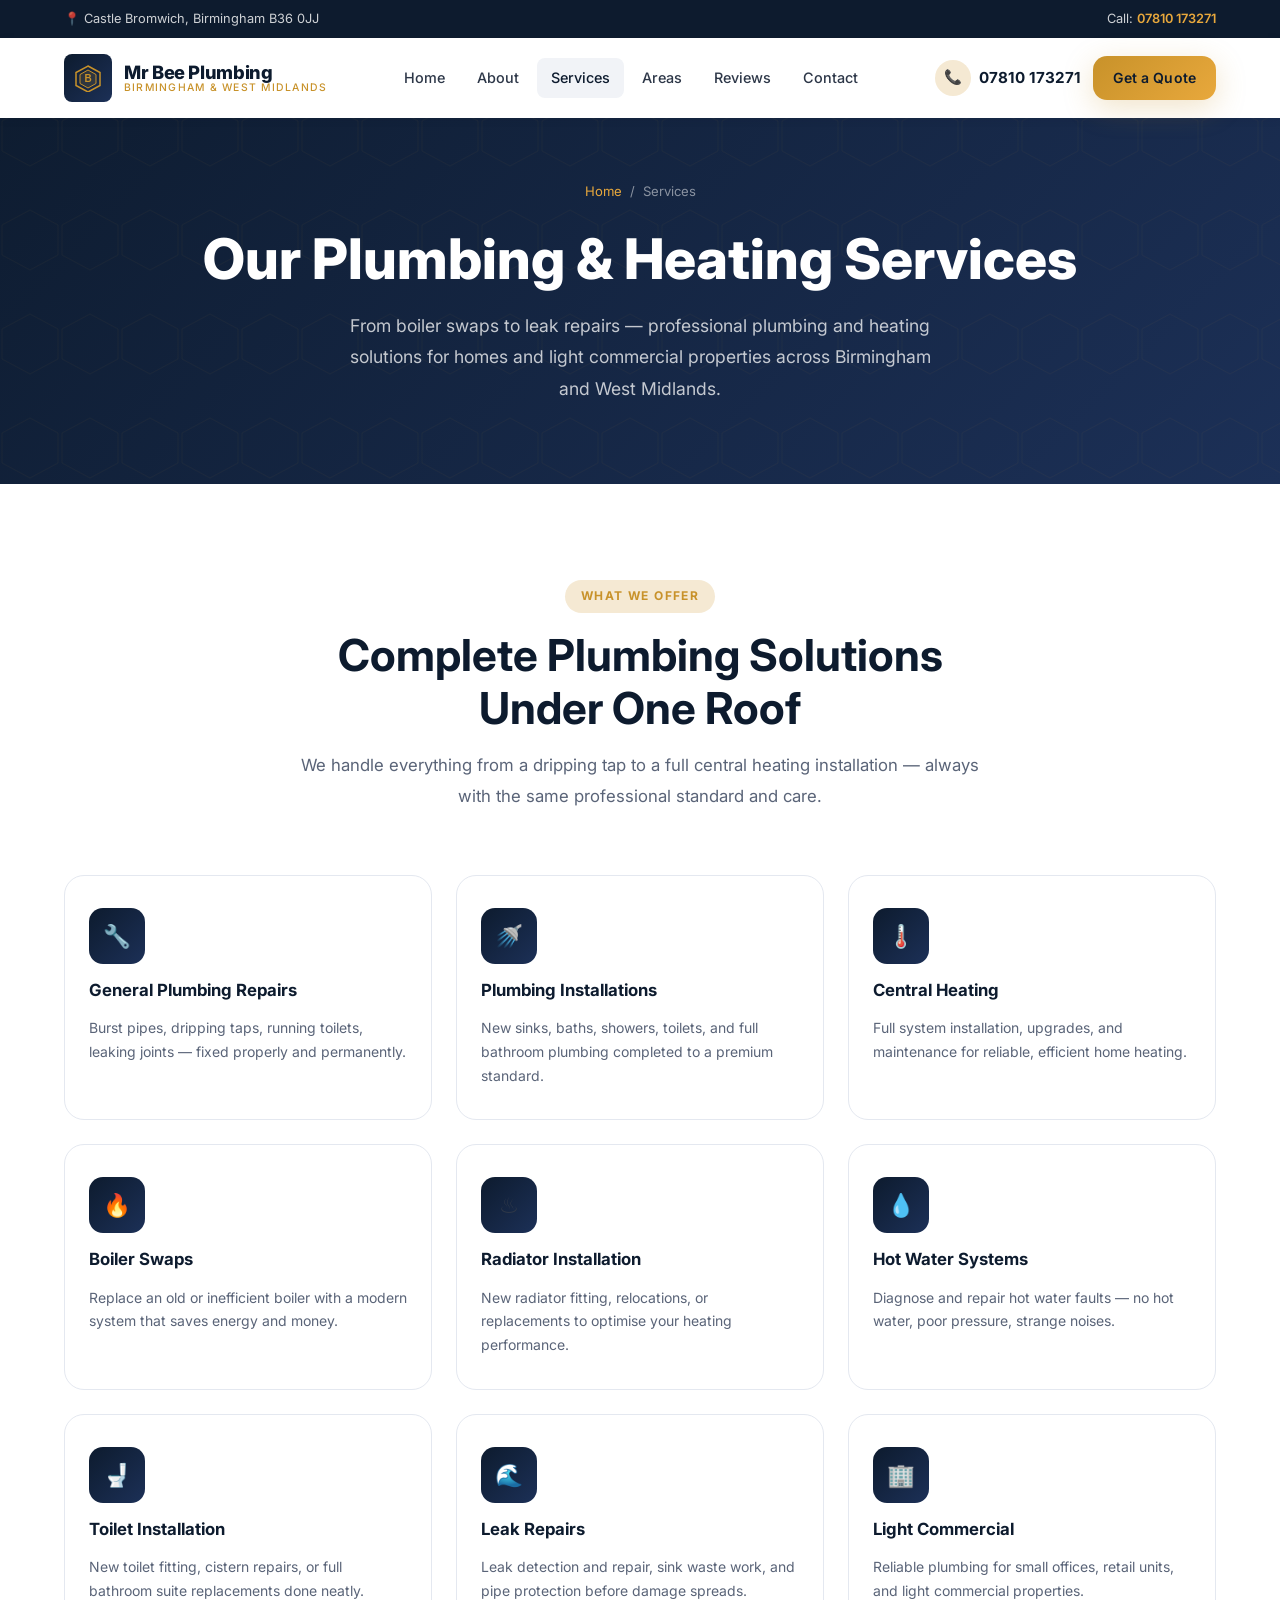
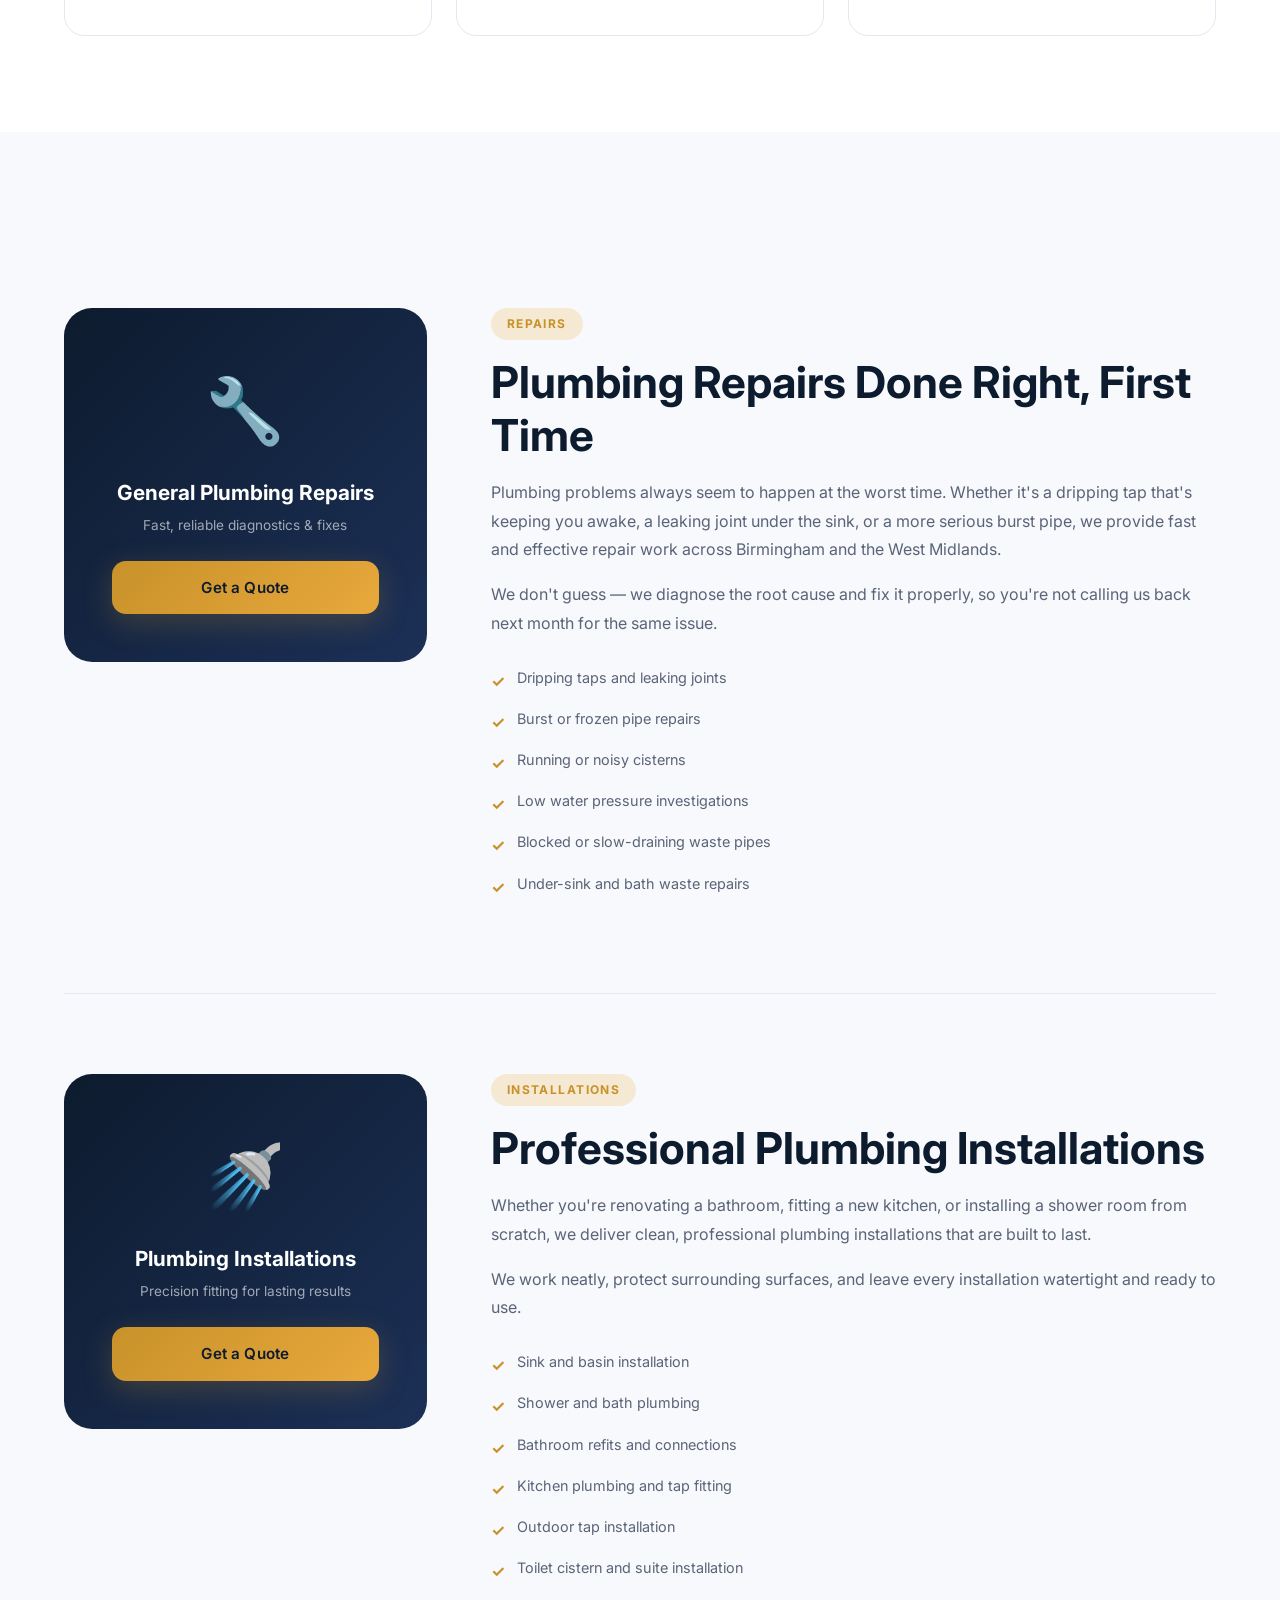
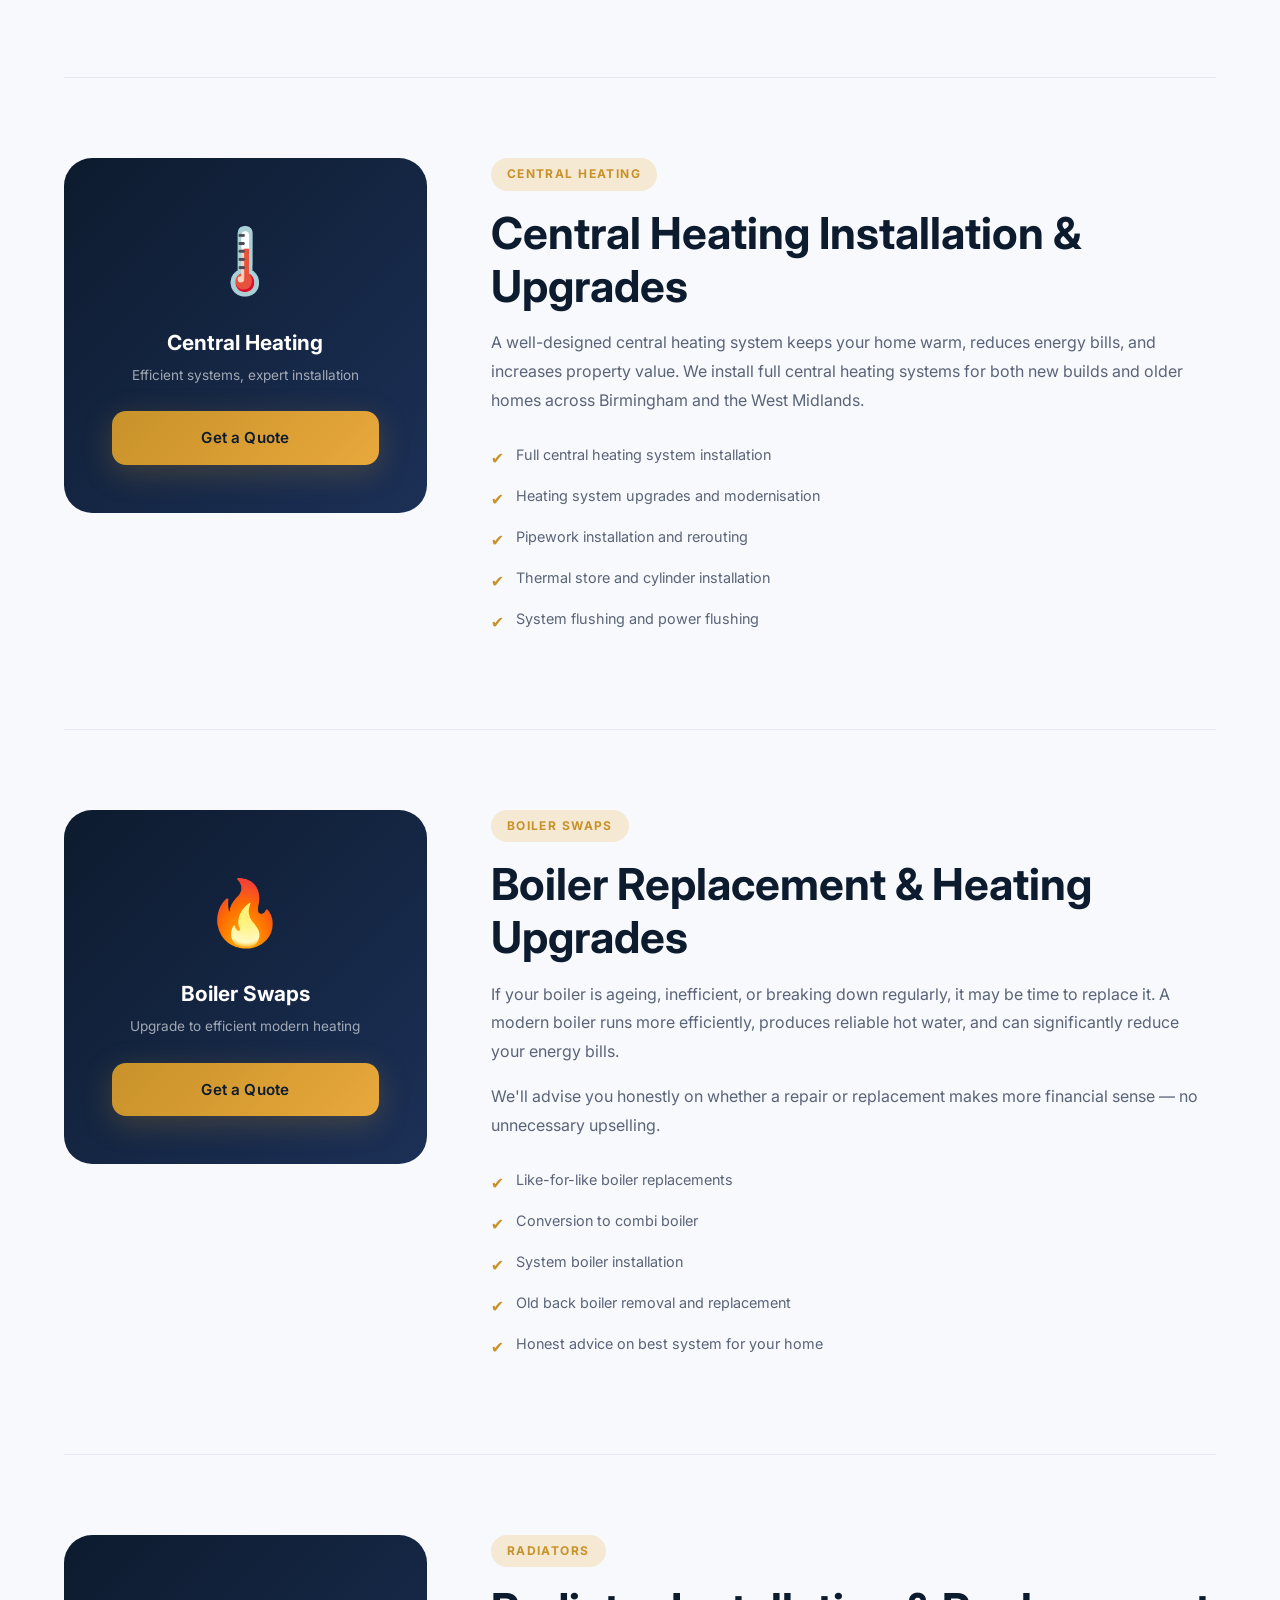
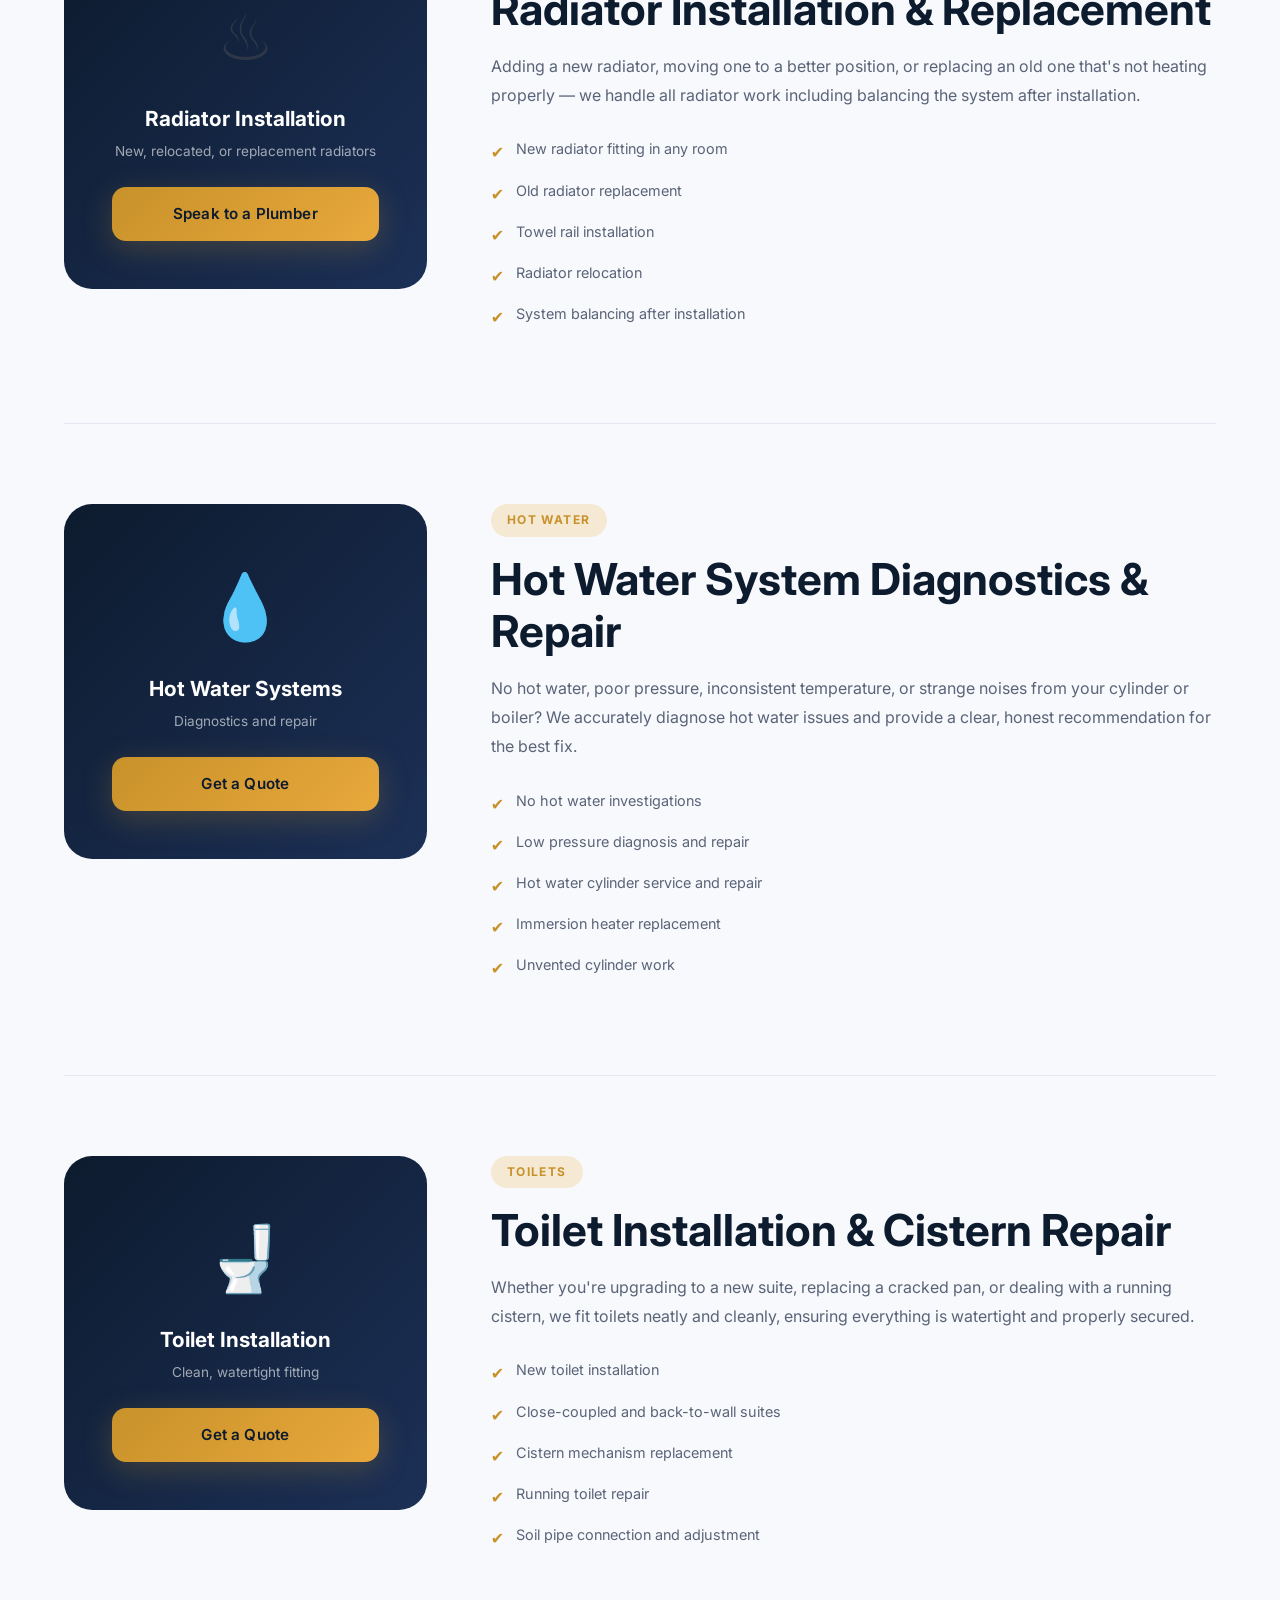
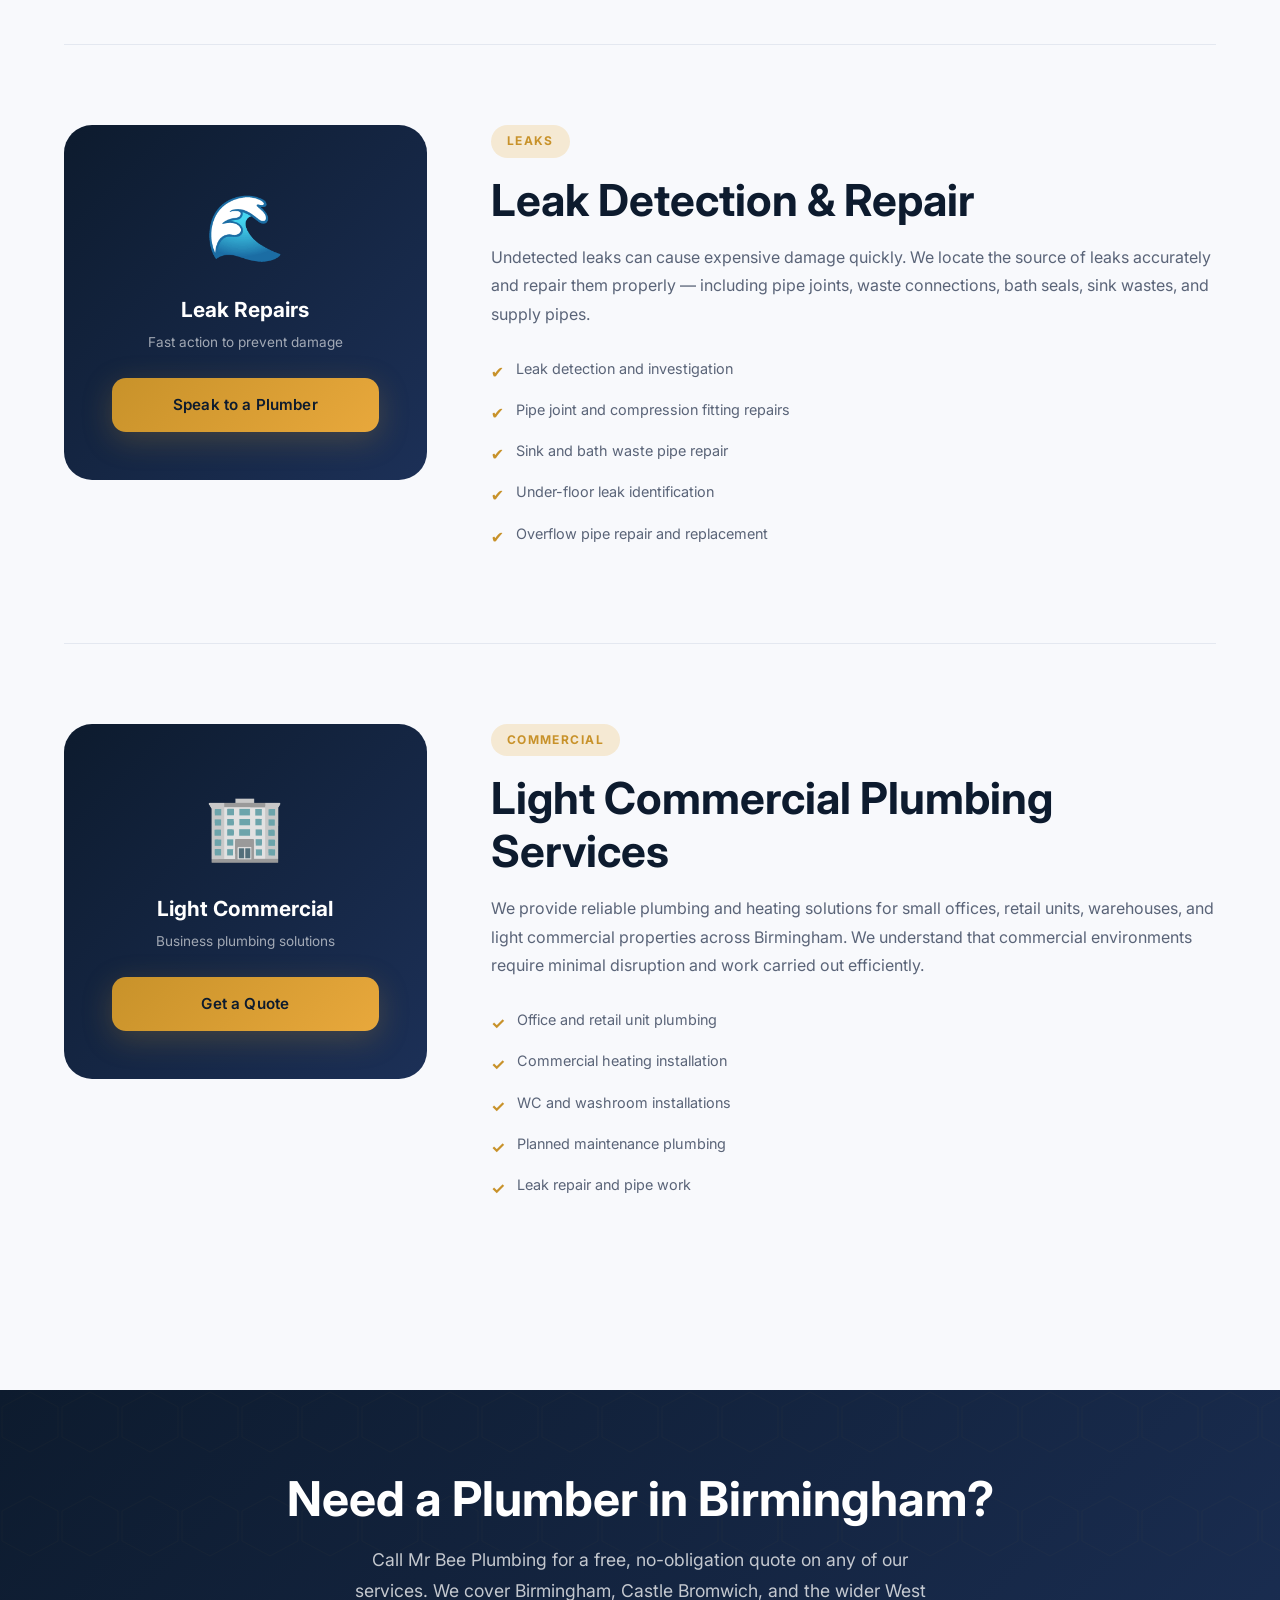
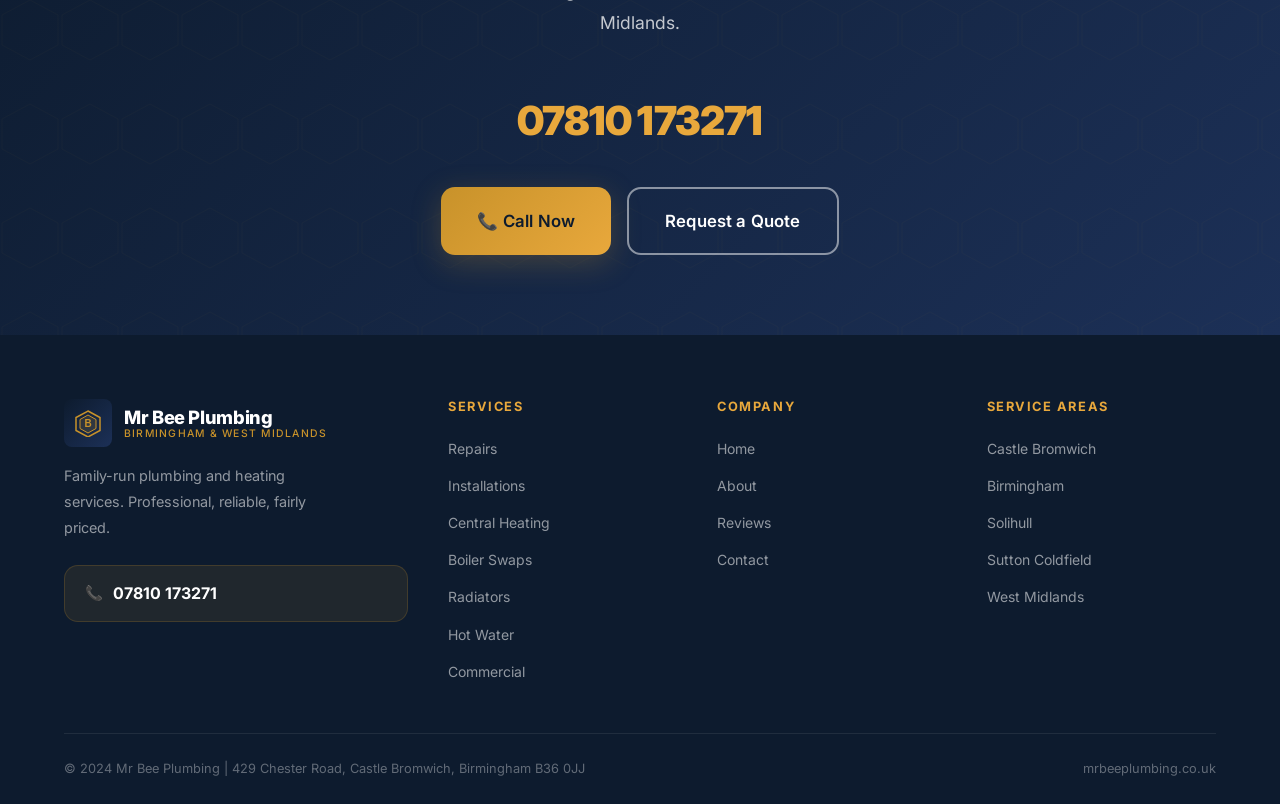
<file: services.html>
<!DOCTYPE html>
<html lang="en">
<head>
  <meta charset="UTF-8">
  <meta name="viewport" content="width=device-width, initial-scale=1.0">
  <title>Plumbing Services Birmingham | Mr Bee Plumbing</title>
  <meta name="description" content="Full plumbing and heating services in Birmingham & West Midlands. Boiler swaps, central heating, radiators, leak repairs, toilet installation, and more. Call 07810 173271.">
  <meta name="keywords" content="plumbing services Birmingham, boiler installation Birmingham, central heating West Midlands, radiator installation, leak repair Birmingham, plumber Castle Bromwich">
  <link rel="canonical" href="https://mrbeeplumbing.co.uk/services">
  <link rel="preconnect" href="https://fonts.googleapis.com">
  <link rel="preconnect" href="https://fonts.gstatic.com" crossorigin>
  <link href="https://fonts.googleapis.com/css2?family=Inter:wght@300;400;500;600;700;800;900&family=Playfair+Display:wght@700;800&display=swap" rel="stylesheet">
  <link rel="stylesheet" href="assets/css/styles.css">
  <style>
    .service-detail-section { padding: 80px 0; border-bottom: 1px solid var(--gray-200); }
    .service-detail-section:last-child { border-bottom: none; }
    .service-detail-grid { display: grid; grid-template-columns: 1fr 2fr; gap: 64px; align-items: start; }
    .service-detail-icon-wrap {
      background: linear-gradient(135deg, var(--navy) 0%, var(--navy-light) 100%);
      border-radius: var(--radius-xl);
      padding: 48px;
      text-align: center;
      position: sticky;
      top: 160px;
    }
    .service-detail-icon-wrap .icon { font-size: 4rem; margin-bottom: 16px; }
    .service-detail-icon-wrap h3 { color: var(--white); font-size: 1.3rem; }
    .service-detail-icon-wrap .sub { color: rgba(255,255,255,0.6); font-size: 0.85rem; margin-top: 8px; }
    .service-bullet { display: flex; align-items: flex-start; gap: 12px; margin-bottom: 12px; }
    .service-bullet-icon { color: var(--gold); font-weight: 700; margin-top: 2px; flex-shrink: 0; }
    .service-bullet-text { font-size: 0.9rem; color: var(--gray-600); }
    @media(max-width:768px){
      .service-detail-grid { grid-template-columns: 1fr; gap: 32px; }
      .service-detail-icon-wrap { position: static; }
    }
  </style>
  <script type="application/ld+json">{"@context":"https://schema.org","@type":"Plumber","name":"Mr Bee Plumbing","telephone":"07810173271","address":{"@type":"PostalAddress","streetAddress":"429 Chester Road","addressLocality":"Castle Bromwich","addressRegion":"Birmingham","postalCode":"B36 0JJ","addressCountry":"GB"}}</script>
</head>
<body><header class="site-header" id="site-header">
  <div class="header-top">
    <div class="container"><span>📍 Castle Bromwich, Birmingham B36 0JJ</span><span>Call: <a href="tel:07810173271">07810 173271</a></span></div>
  </div>
  <div class="header-main">
    <div class="header-inner">
      <a href="index.html" class="site-logo">
        <div class="logo-icon"><svg width="28" height="28" viewBox="0 0 28 28" fill="none"><polygon points="14,2 26,8.5 26,21.5 14,28 2,21.5 2,8.5" fill="none" stroke="#c8922a" stroke-width="1.5"/><polygon points="14,6 22,10.5 22,19.5 14,24 6,19.5 6,10.5" fill="rgba(200,146,42,0.15)" stroke="#c8922a" stroke-width="1"/><text x="14" y="18" text-anchor="middle" fill="#c8922a" font-size="10" font-weight="bold" font-family="Arial">B</text></svg></div>
        <div class="logo-text"><span class="logo-name">Mr Bee Plumbing</span><span class="logo-tagline">Birmingham & West Midlands</span></div>
      </a>
      <nav class="site-nav">
        <a href="index.html">Home</a><a href="about.html">About</a><a href="services.html" class="active">Services</a><a href="service-areas.html">Areas</a><a href="reviews.html">Reviews</a><a href="contact.html">Contact</a></nav>
      <div class="nav-cta-group">
        <a href="tel:07810173271" class="nav-phone"><div class="nav-phone-icon">📞</div><span>07810 173271</span></a>
        <a href="contact.html" class="btn btn-primary btn-sm">Get a Quote</a>
      </div>
      <button class="hamburger" id="hamburger" aria-label="Open menu"><span></span><span></span><span></span></button>
    </div>
  </div>
</header>

<div class="mobile-menu" id="mobile-menu">
  <button class="mobile-menu-close" id="mobile-menu-close">✕</button>
  <a href="index.html">Home</a><a href="about.html">About</a><a href="services.html" class="active">Services</a><a href="service-areas.html">Areas</a><a href="reviews.html">Reviews</a><a href="contact.html">Contact</a>
  <a href="tel:07810173271" class="mobile-menu-phone">📞 07810 173271</a>
</div>

<section class="page-hero">
  <div class="container">
    <div class="page-hero-content">
      <div class="breadcrumb"><a href="index.html">Home</a><span>/</span><span>Services</span></div>
      <h1>Our Plumbing &amp; Heating Services</h1>
      <p>From boiler swaps to leak repairs — professional plumbing and heating solutions for homes and light commercial properties across Birmingham and West Midlands.</p>
    </div>
  </div>
</section>

<!-- SERVICES OVERVIEW CARDS -->
<section class="section bg-white">
  <div class="container">
    <div class="section-header fade-in">
      <div class="section-label">What We Offer</div>
      <h2>Complete Plumbing Solutions Under One Roof</h2>
      <p>We handle everything from a dripping tap to a full central heating installation — always with the same professional standard and care.</p>
    </div>
    <div class="services-grid">
      <a href="#repairs" class="service-card fade-in fade-in-delay-1" style="text-decoration:none;">
        <div class="service-card-icon">🔧</div>
        <h3>General Plumbing Repairs</h3>
        <p>Burst pipes, dripping taps, running toilets, leaking joints — fixed properly and permanently.</p>
      </a>
      <a href="#installations" class="service-card fade-in fade-in-delay-2" style="text-decoration:none;">
        <div class="service-card-icon">🚿</div>
        <h3>Plumbing Installations</h3>
        <p>New sinks, baths, showers, toilets, and full bathroom plumbing completed to a premium standard.</p>
      </a>
      <a href="#heating" class="service-card fade-in fade-in-delay-3" style="text-decoration:none;">
        <div class="service-card-icon">🌡️</div>
        <h3>Central Heating</h3>
        <p>Full system installation, upgrades, and maintenance for reliable, efficient home heating.</p>
      </a>
      <a href="#boilers" class="service-card fade-in fade-in-delay-1" style="text-decoration:none;">
        <div class="service-card-icon">🔥</div>
        <h3>Boiler Swaps</h3>
        <p>Replace an old or inefficient boiler with a modern system that saves energy and money.</p>
      </a>
      <a href="#radiators" class="service-card fade-in fade-in-delay-2" style="text-decoration:none;">
        <div class="service-card-icon">♨️</div>
        <h3>Radiator Installation</h3>
        <p>New radiator fitting, relocations, or replacements to optimise your heating performance.</p>
      </a>
      <a href="#hotwater" class="service-card fade-in fade-in-delay-3" style="text-decoration:none;">
        <div class="service-card-icon">💧</div>
        <h3>Hot Water Systems</h3>
        <p>Diagnose and repair hot water faults — no hot water, poor pressure, strange noises.</p>
      </a>
      <a href="#toilets" class="service-card fade-in fade-in-delay-1" style="text-decoration:none;">
        <div class="service-card-icon">🚽</div>
        <h3>Toilet Installation</h3>
        <p>New toilet fitting, cistern repairs, or full bathroom suite replacements done neatly.</p>
      </a>
      <a href="#leaks" class="service-card fade-in fade-in-delay-2" style="text-decoration:none;">
        <div class="service-card-icon">🌊</div>
        <h3>Leak Repairs</h3>
        <p>Leak detection and repair, sink waste work, and pipe protection before damage spreads.</p>
      </a>
      <a href="#commercial" class="service-card fade-in fade-in-delay-3" style="text-decoration:none;">
        <div class="service-card-icon">🏢</div>
        <h3>Light Commercial</h3>
        <p>Reliable plumbing for small offices, retail units, and light commercial properties.</p>
      </a>
    </div>
  </div>
</section>

<!-- DETAILED SERVICE SECTIONS -->
<section class="section bg-off-white">
  <div class="container">

    <div class="service-detail-section" id="repairs">
      <div class="service-detail-grid">
        <div class="service-detail-icon-wrap slide-in-left">
          <div class="icon">🔧</div>
          <h3>General Plumbing Repairs</h3>
          <div class="sub">Fast, reliable diagnostics &amp; fixes</div>
          <a href="contact.html" class="btn btn-primary" style="margin-top:24px;width:100%;justify-content:center;">Get a Quote</a>
        </div>
        <div class="slide-in-right">
          <div class="section-label">Repairs</div>
          <h2 style="margin-bottom:16px;">Plumbing Repairs Done Right, First Time</h2>
          <p>Plumbing problems always seem to happen at the worst time. Whether it's a dripping tap that's keeping you awake, a leaking joint under the sink, or a more serious burst pipe, we provide fast and effective repair work across Birmingham and the West Midlands.</p>
          <p style="margin-top:16px;">We don't guess — we diagnose the root cause and fix it properly, so you're not calling us back next month for the same issue.</p>
          <div style="margin-top:28px;">
            <div class="service-bullet"><span class="service-bullet-icon">✓</span><span class="service-bullet-text">Dripping taps and leaking joints</span></div>
            <div class="service-bullet"><span class="service-bullet-icon">✓</span><span class="service-bullet-text">Burst or frozen pipe repairs</span></div>
            <div class="service-bullet"><span class="service-bullet-icon">✓</span><span class="service-bullet-text">Running or noisy cisterns</span></div>
            <div class="service-bullet"><span class="service-bullet-icon">✓</span><span class="service-bullet-text">Low water pressure investigations</span></div>
            <div class="service-bullet"><span class="service-bullet-icon">✓</span><span class="service-bullet-text">Blocked or slow-draining waste pipes</span></div>
            <div class="service-bullet"><span class="service-bullet-icon">✓</span><span class="service-bullet-text">Under-sink and bath waste repairs</span></div>
          </div>
        </div>
      </div>
    </div>

    <div class="service-detail-section" id="installations">
      <div class="service-detail-grid">
        <div class="service-detail-icon-wrap slide-in-left">
          <div class="icon">🚿</div>
          <h3>Plumbing Installations</h3>
          <div class="sub">Precision fitting for lasting results</div>
          <a href="contact.html" class="btn btn-primary" style="margin-top:24px;width:100%;justify-content:center;">Get a Quote</a>
        </div>
        <div class="slide-in-right">
          <div class="section-label">Installations</div>
          <h2 style="margin-bottom:16px;">Professional Plumbing Installations</h2>
          <p>Whether you're renovating a bathroom, fitting a new kitchen, or installing a shower room from scratch, we deliver clean, professional plumbing installations that are built to last.</p>
          <p style="margin-top:16px;">We work neatly, protect surrounding surfaces, and leave every installation watertight and ready to use.</p>
          <div style="margin-top:28px;">
            <div class="service-bullet"><span class="service-bullet-icon">✓</span><span class="service-bullet-text">Sink and basin installation</span></div>
            <div class="service-bullet"><span class="service-bullet-icon">✓</span><span class="service-bullet-text">Shower and bath plumbing</span></div>
            <div class="service-bullet"><span class="service-bullet-icon">✓</span><span class="service-bullet-text">Bathroom refits and connections</span></div>
            <div class="service-bullet"><span class="service-bullet-icon">✓</span><span class="service-bullet-text">Kitchen plumbing and tap fitting</span></div>
            <div class="service-bullet"><span class="service-bullet-icon">✓</span><span class="service-bullet-text">Outdoor tap installation</span></div>
            <div class="service-bullet"><span class="service-bullet-icon">✓</span><span class="service-bullet-text">Toilet cistern and suite installation</span></div>
          </div>
        </div>
      </div>
    </div>

    <div class="service-detail-section" id="heating">
      <div class="service-detail-grid">
        <div class="service-detail-icon-wrap slide-in-left">
          <div class="icon">🌡️</div>
          <h3>Central Heating</h3>
          <div class="sub">Efficient systems, expert installation</div>
          <a href="contact.html" class="btn btn-primary" style="margin-top:24px;width:100%;justify-content:center;">Get a Quote</a>
        </div>
        <div class="slide-in-right">
          <div class="section-label">Central Heating</div>
          <h2 style="margin-bottom:16px;">Central Heating Installation &amp; Upgrades</h2>
          <p>A well-designed central heating system keeps your home warm, reduces energy bills, and increases property value. We install full central heating systems for both new builds and older homes across Birmingham and the West Midlands.</p>
          <div style="margin-top:28px;">
            <div class="service-bullet"><span class="service-bullet-icon">✔</span><span class="service-bullet-text">Full central heating system installation</span></div>
            <div class="service-bullet"><span class="service-bullet-icon">✔</span><span class="service-bullet-text">Heating system upgrades and modernisation</span></div>
            <div class="service-bullet"><span class="service-bullet-icon">✔</span><span class="service-bullet-text">Pipework installation and rerouting</span></div>
            <div class="service-bullet"><span class="service-bullet-icon">✔</span><span class="service-bullet-text">Thermal store and cylinder installation</span></div>
            <div class="service-bullet"><span class="service-bullet-icon">✔</span><span class="service-bullet-text">System flushing and power flushing</span></div>
          </div>
        </div>
      </div>
    </div>

    <div class="service-detail-section" id="boilers">
      <div class="service-detail-grid">
        <div class="service-detail-icon-wrap slide-in-left">
          <div class="icon">🔥</div>
          <h3>Boiler Swaps</h3>
          <div class="sub">Upgrade to efficient modern heating</div>
          <a href="contact.html" class="btn btn-primary" style="margin-top:24px;width:100%;justify-content:center;">Get a Quote</a>
        </div>
        <div class="slide-in-right">
          <div class="section-label">Boiler Swaps</div>
          <h2 style="margin-bottom:16px;">Boiler Replacement &amp; Heating Upgrades</h2>
          <p>If your boiler is ageing, inefficient, or breaking down regularly, it may be time to replace it. A modern boiler runs more efficiently, produces reliable hot water, and can significantly reduce your energy bills.</p>
          <p style="margin-top:16px;">We'll advise you honestly on whether a repair or replacement makes more financial sense — no unnecessary upselling.</p>
          <div style="margin-top:28px;">
            <div class="service-bullet"><span class="service-bullet-icon">✔</span><span class="service-bullet-text">Like-for-like boiler replacements</span></div>
            <div class="service-bullet"><span class="service-bullet-icon">✔</span><span class="service-bullet-text">Conversion to combi boiler</span></div>
            <div class="service-bullet"><span class="service-bullet-icon">✔</span><span class="service-bullet-text">System boiler installation</span></div>
            <div class="service-bullet"><span class="service-bullet-icon">✔</span><span class="service-bullet-text">Old back boiler removal and replacement</span></div>
            <div class="service-bullet"><span class="service-bullet-icon">✔</span><span class="service-bullet-text">Honest advice on best system for your home</span></div>
          </div>
        </div>
      </div>
    </div>

    <div class="service-detail-section" id="radiators">
      <div class="service-detail-grid">
        <div class="service-detail-icon-wrap slide-in-left">
          <div class="icon">♨️</div>
          <h3>Radiator Installation</h3>
          <div class="sub">New, relocated, or replacement radiators</div>
          <a href="contact.html" class="btn btn-primary" style="margin-top:24px;width:100%;justify-content:center;">Speak to a Plumber</a>
        </div>
        <div class="slide-in-right">
          <div class="section-label">Radiators</div>
          <h2 style="margin-bottom:16px;">Radiator Installation &amp; Replacement</h2>
          <p>Adding a new radiator, moving one to a better position, or replacing an old one that's not heating properly — we handle all radiator work including balancing the system after installation.</p>
          <div style="margin-top:28px;">
            <div class="service-bullet"><span class="service-bullet-icon">✔</span><span class="service-bullet-text">New radiator fitting in any room</span></div>
            <div class="service-bullet"><span class="service-bullet-icon">✔</span><span class="service-bullet-text">Old radiator replacement</span></div>
            <div class="service-bullet"><span class="service-bullet-icon">✔</span><span class="service-bullet-text">Towel rail installation</span></div>
            <div class="service-bullet"><span class="service-bullet-icon">✔</span><span class="service-bullet-text">Radiator relocation</span></div>
            <div class="service-bullet"><span class="service-bullet-icon">✔</span><span class="service-bullet-text">System balancing after installation</span></div>
          </div>
        </div>
      </div>
    </div>

    <div class="service-detail-section" id="hotwater">
      <div class="service-detail-grid">
        <div class="service-detail-icon-wrap slide-in-left">
          <div class="icon">💧</div>
          <h3>Hot Water Systems</h3>
          <div class="sub">Diagnostics and repair</div>
          <a href="contact.html" class="btn btn-primary" style="margin-top:24px;width:100%;justify-content:center;">Get a Quote</a>
        </div>
        <div class="slide-in-right">
          <div class="section-label">Hot Water</div>
          <h2 style="margin-bottom:16px;">Hot Water System Diagnostics &amp; Repair</h2>
          <p>No hot water, poor pressure, inconsistent temperature, or strange noises from your cylinder or boiler? We accurately diagnose hot water issues and provide a clear, honest recommendation for the best fix.</p>
          <div style="margin-top:28px;">
            <div class="service-bullet"><span class="service-bullet-icon">✔</span><span class="service-bullet-text">No hot water investigations</span></div>
            <div class="service-bullet"><span class="service-bullet-icon">✔</span><span class="service-bullet-text">Low pressure diagnosis and repair</span></div>
            <div class="service-bullet"><span class="service-bullet-icon">✔</span><span class="service-bullet-text">Hot water cylinder service and repair</span></div>
            <div class="service-bullet"><span class="service-bullet-icon">✔</span><span class="service-bullet-text">Immersion heater replacement</span></div>
            <div class="service-bullet"><span class="service-bullet-icon">✔</span><span class="service-bullet-text">Unvented cylinder work</span></div>
          </div>
        </div>
      </div>
    </div>

    <div class="service-detail-section" id="toilets">
      <div class="service-detail-grid">
        <div class="service-detail-icon-wrap slide-in-left">
          <div class="icon">🚽</div>
          <h3>Toilet Installation</h3>
          <div class="sub">Clean, watertight fitting</div>
          <a href="contact.html" class="btn btn-primary" style="margin-top:24px;width:100%;justify-content:center;">Get a Quote</a>
        </div>
        <div class="slide-in-right">
          <div class="section-label">Toilets</div>
          <h2 style="margin-bottom:16px;">Toilet Installation &amp; Cistern Repair</h2>
          <p>Whether you're upgrading to a new suite, replacing a cracked pan, or dealing with a running cistern, we fit toilets neatly and cleanly, ensuring everything is watertight and properly secured.</p>
          <div style="margin-top:28px;">
            <div class="service-bullet"><span class="service-bullet-icon">✔</span><span class="service-bullet-text">New toilet installation</span></div>
            <div class="service-bullet"><span class="service-bullet-icon">✔</span><span class="service-bullet-text">Close-coupled and back-to-wall suites</span></div>
            <div class="service-bullet"><span class="service-bullet-icon">✔</span><span class="service-bullet-text">Cistern mechanism replacement</span></div>
            <div class="service-bullet"><span class="service-bullet-icon">✔</span><span class="service-bullet-text">Running toilet repair</span></div>
            <div class="service-bullet"><span class="service-bullet-icon">✔</span><span class="service-bullet-text">Soil pipe connection and adjustment</span></div>
          </div>
        </div>
      </div>
    </div>

    <div class="service-detail-section" id="leaks">
      <div class="service-detail-grid">
        <div class="service-detail-icon-wrap slide-in-left">
          <div class="icon">🌊</div>
          <h3>Leak Repairs</h3>
          <div class="sub">Fast action to prevent damage</div>
          <a href="contact.html" class="btn btn-primary" style="margin-top:24px;width:100%;justify-content:center;">Speak to a Plumber</a>
        </div>
        <div class="slide-in-right">
          <div class="section-label">Leaks</div>
          <h2 style="margin-bottom:16px;">Leak Detection &amp; Repair</h2>
          <p>Undetected leaks can cause expensive damage quickly. We locate the source of leaks accurately and repair them properly — including pipe joints, waste connections, bath seals, sink wastes, and supply pipes.</p>
          <div style="margin-top:28px;">
            <div class="service-bullet"><span class="service-bullet-icon">✔</span><span class="service-bullet-text">Leak detection and investigation</span></div>
            <div class="service-bullet"><span class="service-bullet-icon">✔</span><span class="service-bullet-text">Pipe joint and compression fitting repairs</span></div>
            <div class="service-bullet"><span class="service-bullet-icon">✔</span><span class="service-bullet-text">Sink and bath waste pipe repair</span></div>
            <div class="service-bullet"><span class="service-bullet-icon">✔</span><span class="service-bullet-text">Under-floor leak identification</span></div>
            <div class="service-bullet"><span class="service-bullet-icon">✔</span><span class="service-bullet-text">Overflow pipe repair and replacement</span></div>
          </div>
        </div>
      </div>
    </div>

    <div class="service-detail-section" id="commercial">
      <div class="service-detail-grid">
        <div class="service-detail-icon-wrap slide-in-left">
          <div class="icon">🏢</div>
          <h3>Light Commercial</h3>
          <div class="sub">Business plumbing solutions</div>
          <a href="contact.html" class="btn btn-primary" style="margin-top:24px;width:100%;justify-content:center;">Get a Quote</a>
        </div>
        <div class="slide-in-right">
          <div class="section-label">Commercial</div>
          <h2 style="margin-bottom:16px;">Light Commercial Plumbing Services</h2>
          <p>We provide reliable plumbing and heating solutions for small offices, retail units, warehouses, and light commercial properties across Birmingham. We understand that commercial environments require minimal disruption and work carried out efficiently.</p>
          <div style="margin-top:28px;">
            <div class="service-bullet"><span class="service-bullet-icon">✓</span><span class="service-bullet-text">Office and retail unit plumbing</span></div>
            <div class="service-bullet"><span class="service-bullet-icon">✓</span><span class="service-bullet-text">Commercial heating installation</span></div>
            <div class="service-bullet"><span class="service-bullet-icon">✓</span><span class="service-bullet-text">WC and washroom installations</span></div>
            <div class="service-bullet"><span class="service-bullet-icon">✓</span><span class="service-bullet-text">Planned maintenance plumbing</span></div>
            <div class="service-bullet"><span class="service-bullet-icon">✓</span><span class="service-bullet-text">Leak repair and pipe work</span></div>
          </div>
        </div>
      </div>
    </div>

  </div>
</section>

<section class="cta-band">
  <div class="container">
    <div class="cta-band-content fade-in">
      <h2>Need a Plumber in Birmingham?</h2>
      <p>Call Mr Bee Plumbing for a free, no-obligation quote on any of our services. We cover Birmingham, Castle Bromwich, and the wider West Midlands.</p>
      <div class="cta-band-phone"><a href="tel:07810173271">07810 173271</a></div>
      <div class="cta-band-actions">
        <a href="tel:07810173271" class="btn btn-primary btn-lg">📞 Call Now</a>
        <a href="contact.html" class="btn btn-outline btn-lg">Request a Quote</a>
      </div>
    </div>
  </div>
</section>

<footer class="site-footer">
  <div class="container">
    <div class="footer-grid">
      <div class="footer-brand">
        <a href="index.html" class="site-logo"><div class="logo-icon"><svg width="28" height="28" viewBox="0 0 28 28" fill="none"><polygon points="14,2 26,8.5 26,21.5 14,28 2,21.5 2,8.5" fill="none" stroke="#c8922a" stroke-width="1.5"/><polygon points="14,6 22,10.5 22,19.5 14,24 6,19.5 6,10.5" fill="rgba(200,146,42,0.15)" stroke="#c8922a" stroke-width="1"/><text x="14" y="18" text-anchor="middle" fill="#c8922a" font-size="10" font-weight="bold" font-family="Arial">B</text></svg></div><div class="logo-text"><span class="logo-name">Mr Bee Plumbing</span><span class="logo-tagline">Birmingham & West Midlands</span></div></a>
        <p class="footer-tagline">Family-run plumbing and heating services. Professional, reliable, fairly priced.</p>
        <a href="tel:07810173271" class="footer-phone"><span class="footer-phone-icon">📞</span><span class="footer-phone-num">07810 173271</span></a>
      </div>
      <div class="footer-col"><h4>Services</h4><ul class="footer-links"><li><a href="#repairs">Repairs</a></li><li><a href="#installations">Installations</a></li><li><a href="#heating">Central Heating</a></li><li><a href="#boilers">Boiler Swaps</a></li><li><a href="#radiators">Radiators</a></li><li><a href="#hotwater">Hot Water</a></li><li><a href="#commercial">Commercial</a></li></ul></div>
      <div class="footer-col"><h4>Company</h4><ul class="footer-links"><li><a href="index.html">Home</a></li><li><a href="about.html">About</a></li><li><a href="reviews.html">Reviews</a></li><li><a href="contact.html">Contact</a></li></ul></div>
      <div class="footer-col"><h4>Service Areas</h4><ul class="footer-links"><li><a href="service-areas.html">Castle Bromwich</a></li><li><a href="service-areas.html">Birmingham</a></li><li><a href="service-areas.html">Solihull</a></li><li><a href="service-areas.html">Sutton Coldfield</a></li><li><a href="service-areas.html">West Midlands</a></li></ul></div>
    </div>
    <div class="footer-bottom"><span>© 2024 Mr Bee Plumbing | 429 Chester Road, Castle Bromwich, Birmingham B36 0JJ</span><span>mrbeeplumbing.co.uk</span></div>
  </div>
</footer>

<div class="mobile-sticky-cta"><a href="tel:07810173271" class="btn btn-primary">📞 Call 07810 173271</a></div>

<script src="assets/js/main.js"></script>
</body>
</html>
</file>
<file: assets/css/styles.css>
:root {
  --navy: #0d1b2e;
  --navy-mid: #142340;
  --navy-light: #1c3057;
  --gold: #c8922a;
  --gold-light: #e8a83c;
  --gold-pale: #f5e9d3;
  --white: #ffffff;
  --off-white: #f8f9fc;
  --gray-100: #f1f3f7;
  --gray-200: #e4e8f0;
  --gray-400: #9aa3b5;
  --gray-600: #5a6478;
  --gray-800: #2d3748;
  --teal: #2a7a8c;
  --teal-light: #3a9ab0;
  --red: #c0392b;

  --font-body: 'Inter', system-ui, sans-serif;
  --font-display: 'Playfair Display', Georgia, serif;

  --radius-sm: 8px;
  --radius-md: 14px;
  --radius-lg: 20px;
  --radius-xl: 28px;

  --shadow-sm: 0 2px 8px rgba(13, 27, 46, 0.08);
  --shadow-md: 0 6px 24px rgba(13, 27, 46, 0.12);
  --shadow-lg: 0 16px 48px rgba(13, 27, 46, 0.16);
  --shadow-gold: 0 8px 30px rgba(200, 146, 42, 0.25);

  --transition: all 0.3s cubic-bezier(0.4, 0, 0.2, 1);
  --transition-slow: all 0.5s cubic-bezier(0.4, 0, 0.2, 1);

  --container: 1200px;
  --section-pad: 96px 0;
  --section-pad-sm: 64px 0;
}

/* ── Reset & Base ── */
*, *::before, *::after { box-sizing: border-box; margin: 0; padding: 0; }

html {
  scroll-behavior: smooth;
  font-size: 16px;
  -webkit-text-size-adjust: 100%;
}

body {
  font-family: var(--font-body);
  color: var(--gray-800);
  background: var(--white);
  line-height: 1.7;
  -webkit-font-smoothing: antialiased;
  overflow-x: hidden;
}

img { max-width: 100%; height: auto; display: block; }
a { text-decoration: none; color: inherit; }
ul { list-style: none; }
button { cursor: pointer; border: none; background: none; font-family: inherit; }

/* ── Typography ── */
h1, h2, h3, h4, h5 {
  line-height: 1.2;
  font-weight: 700;
  color: var(--navy);
}

h1 { font-size: clamp(2rem, 5vw, 3.5rem); font-weight: 800; }
h2 { font-size: clamp(1.75rem, 4vw, 2.75rem); }
h3 { font-size: clamp(1.25rem, 3vw, 1.65rem); }
h4 { font-size: 1.15rem; }

p { color: var(--gray-600); line-height: 1.8; }

.display-font { font-family: var(--font-display); }

/* ── Layout Utilities ── */
.container {
  max-width: var(--container);
  margin: 0 auto;
  padding: 0 24px;
}

.section { padding: var(--section-pad); }
.section-sm { padding: var(--section-pad-sm); }

.section-header {
  text-align: center;
  max-width: 680px;
  margin: 0 auto 64px;
}

.section-header p {
  font-size: 1.05rem;
  margin-top: 16px;
}

.section-label {
  display: inline-block;
  font-size: 0.75rem;
  font-weight: 700;
  letter-spacing: 0.12em;
  text-transform: uppercase;
  color: var(--gold);
  background: var(--gold-pale);
  padding: 6px 16px;
  border-radius: 100px;
  margin-bottom: 16px;
}

.section-label.light {
  background: rgba(200, 146, 42, 0.15);
  color: var(--gold-light);
}

.grid-2 { display: grid; grid-template-columns: repeat(2, 1fr); gap: 32px; }
.grid-3 { display: grid; grid-template-columns: repeat(3, 1fr); gap: 28px; }
.grid-4 { display: grid; grid-template-columns: repeat(4, 1fr); gap: 24px; }
.flex-center { display: flex; align-items: center; justify-content: center; }
.flex-between { display: flex; align-items: center; justify-content: space-between; }

/* ── Color Backgrounds ── */
.bg-white { background: var(--white); }
.bg-off-white { background: var(--off-white); }
.bg-gray { background: var(--gray-100); }
.bg-navy { background: var(--navy); }
.bg-navy-mid { background: var(--navy-mid); }

/* ── Buttons ── */
.btn {
  display: inline-flex;
  align-items: center;
  gap: 8px;
  padding: 14px 28px;
  border-radius: var(--radius-md);
  font-size: 0.95rem;
  font-weight: 600;
  letter-spacing: 0.01em;
  transition: var(--transition);
  white-space: nowrap;
  position: relative;
  overflow: hidden;
}

.btn::after {
  content: '';
  position: absolute;
  inset: 0;
  background: rgba(255,255,255,0.1);
  transform: scaleX(0);
  transform-origin: left;
  transition: transform 0.3s ease;
  border-radius: inherit;
}

.btn:hover::after { transform: scaleX(1); }

.btn-primary {
  background: linear-gradient(135deg, var(--gold) 0%, var(--gold-light) 100%);
  color: var(--navy);
  box-shadow: var(--shadow-gold);
}

.btn-primary:hover {
  transform: translateY(-2px);
  box-shadow: 0 12px 40px rgba(200, 146, 42, 0.4);
}

.btn-outline {
  background: transparent;
  color: var(--white);
  border: 2px solid rgba(255,255,255,0.5);
}

.btn-outline:hover {
  background: rgba(255,255,255,0.1);
  border-color: var(--white);
  transform: translateY(-2px);
}

.btn-navy {
  background: var(--navy);
  color: var(--white);
  box-shadow: var(--shadow-md);
}

.btn-navy:hover {
  background: var(--navy-light);
  transform: translateY(-2px);
  box-shadow: var(--shadow-lg);
}

.btn-outline-gold {
  background: transparent;
  color: var(--gold);
  border: 2px solid var(--gold);
}

.btn-outline-gold:hover {
  background: var(--gold);
  color: var(--navy);
  transform: translateY(-2px);
}

.btn-lg { padding: 18px 36px; font-size: 1.05rem; }
.btn-sm { padding: 10px 20px; font-size: 0.875rem; }

/* ── Sticky Header ── */
.site-header {
  position: fixed;
  top: 0;
  left: 0;
  right: 0;
  z-index: 1000;
  transition: var(--transition);
  padding: 0;
}

.header-top {
  background: var(--navy);
  padding: 8px 0;
  font-size: 0.8rem;
}

.header-top .container {
  display: flex;
  align-items: center;
  justify-content: space-between;
  color: rgba(255,255,255,0.8);
}

.header-top a {
  color: var(--gold-light);
  font-weight: 600;
  transition: color 0.2s;
}
.header-top a:hover { color: var(--white); }

.header-main {
  background: var(--white);
  box-shadow: var(--shadow-sm);
  transition: var(--transition);
}

.site-header.scrolled .header-main {
  box-shadow: var(--shadow-md);
}

.header-inner {
  display: flex;
  align-items: center;
  justify-content: space-between;
  padding: 16px 24px;
  max-width: var(--container);
  margin: 0 auto;
}

/* Logo */
.site-logo {
  display: flex;
  align-items: center;
  gap: 12px;
}

.logo-icon {
  width: 48px;
  height: 48px;
  background: linear-gradient(135deg, var(--navy) 0%, var(--navy-light) 100%);
  border-radius: var(--radius-sm);
  display: flex;
  align-items: center;
  justify-content: center;
  flex-shrink: 0;
}

.logo-hex {
  width: 28px;
  height: 28px;
  position: relative;
}

.logo-hex svg { width: 100%; height: 100%; }

.logo-text { line-height: 1.1; }
.logo-name {
  display: block;
  font-size: 1.15rem;
  font-weight: 800;
  color: var(--navy);
  letter-spacing: -0.02em;
}
.logo-tagline {
  display: block;
  font-size: 0.65rem;
  font-weight: 500;
  letter-spacing: 0.12em;
  text-transform: uppercase;
  color: var(--gold);
}

/* Navigation */
.site-nav { display: flex; align-items: center; gap: 4px; }

.site-nav a {
  font-size: 0.9rem;
  font-weight: 500;
  color: var(--gray-800);
  padding: 8px 14px;
  border-radius: var(--radius-sm);
  transition: var(--transition);
}

.site-nav a:hover,
.site-nav a.active {
  background: var(--gray-100);
  color: var(--navy);
}

.nav-cta-group {
  display: flex;
  align-items: center;
  gap: 12px;
}

.nav-phone {
  display: flex;
  align-items: center;
  gap: 8px;
  font-weight: 700;
  color: var(--navy);
  font-size: 0.95rem;
  transition: color 0.2s;
}
.nav-phone:hover { color: var(--gold); }

.nav-phone-icon {
  width: 36px;
  height: 36px;
  background: var(--gold-pale);
  border-radius: 50%;
  display: flex;
  align-items: center;
  justify-content: center;
  color: var(--gold);
  font-size: 0.9rem;
  transition: var(--transition);
}
.nav-phone:hover .nav-phone-icon {
  background: var(--gold);
  color: var(--navy);
}

/* Mobile Nav */
.hamburger {
  display: none;
  flex-direction: column;
  gap: 5px;
  padding: 8px;
  border-radius: var(--radius-sm);
  transition: var(--transition);
}
.hamburger span {
  display: block;
  width: 22px;
  height: 2px;
  background: var(--navy);
  border-radius: 2px;
  transition: var(--transition);
}
.hamburger.open span:nth-child(1) { transform: translateY(7px) rotate(45deg); }
.hamburger.open span:nth-child(2) { opacity: 0; transform: scaleX(0); }
.hamburger.open span:nth-child(3) { transform: translateY(-7px) rotate(-45deg); }

.mobile-menu {
  display: none;
  position: fixed;
  top: 0;
  left: 0;
  right: 0;
  bottom: 0;
  background: var(--navy);
  z-index: 999;
  flex-direction: column;
  align-items: center;
  justify-content: center;
  gap: 12px;
  opacity: 0;
  transform: translateX(100%);
  transition: var(--transition-slow);
}
.mobile-menu.open {
  display: flex;
  opacity: 1;
  transform: translateX(0);
}
.mobile-menu a {
  font-size: 1rem;
  font-weight: 700;
  color: var(--gold-light);
  padding: 10px 32px;
  border-radius: var(--radius-md);
  transition: var(--transition);
  width: 100%;
  max-width: 280px;
  text-align: center;
  letter-spacing: 0.04em;
}
.mobile-menu a:hover { background: rgba(200,146,42,0.12); color: var(--white); }
.mobile-menu-close {
  position: absolute;
  top: 20px;
  right: 20px;
  color: var(--white);
  font-size: 1.5rem;
  width: 44px;
  height: 44px;
  display: flex;
  align-items: center;
  justify-content: center;
  border-radius: 50%;
  background: rgba(255,255,255,0.1);
  transition: var(--transition);
}
.mobile-menu-close:hover { background: rgba(255,255,255,0.2); }
.mobile-menu-phone {
  margin-top: 24px;
  color: var(--gold-light);
  font-size: 1.15rem;
  font-weight: 700;
}

/* ── Hero Section ── */
.hero {
  position: relative;
  min-height: 100vh;
  display: flex;
  align-items: center;
  overflow: hidden;
  padding-top: 120px;
}

.hero-bg {
  position: absolute;
  inset: 0;
  background: linear-gradient(135deg, var(--navy) 0%, var(--navy-mid) 50%, var(--navy-light) 100%);
  z-index: 0;
}

.hero-bg-pattern {
  position: absolute;
  inset: 0;
  background-image:
    radial-gradient(circle at 20% 50%, rgba(200, 146, 42, 0.08) 0%, transparent 50%),
    radial-gradient(circle at 80% 20%, rgba(42, 122, 140, 0.1) 0%, transparent 40%),
    radial-gradient(circle at 60% 80%, rgba(200, 146, 42, 0.06) 0%, transparent 40%);
  animation: heroPulse 8s ease-in-out infinite alternate;
}

@keyframes heroPulse {
  0% { opacity: 0.6; }
  100% { opacity: 1; }
}

.hero-hex-grid {
  position: absolute;
  inset: 0;
  background-image: url("data:image/svg+xml,%3Csvg xmlns='http://www.w3.org/2000/svg' width='60' height='104' viewBox='0 0 60 104'%3E%3Cpolygon points='30,2 58,17 58,47 30,62 2,47 2,17' fill='none' stroke='rgba(200,146,42,0.04)' stroke-width='1'/%3E%3Cpolygon points='30,52 58,67 58,97 30,112 2,97 2,67' fill='none' stroke='rgba(200,146,42,0.04)' stroke-width='1'/%3E%3C/svg%3E");
  opacity: 0.5;
}

.hero-content {
  position: relative;
  z-index: 2;
  display: grid;
  grid-template-columns: 1fr 1fr;
  gap: 64px;
  align-items: center;
  width: 100%;
  max-width: var(--container);
  margin: 0 auto;
  padding: 0 24px;
}

.hero-text { color: var(--white); }

.hero-badge {
  display: inline-flex;
  align-items: center;
  gap: 8px;
  background: rgba(200, 146, 42, 0.15);
  border: 1px solid rgba(200, 146, 42, 0.3);
  color: var(--gold-light);
  padding: 8px 16px;
  border-radius: 100px;
  font-size: 0.8rem;
  font-weight: 600;
  letter-spacing: 0.08em;
  text-transform: uppercase;
  margin-bottom: 28px;
}

.hero-badge svg { width: 14px; height: 14px; }

.hero-title {
  font-size: clamp(2.2rem, 5.5vw, 3.8rem);
  font-weight: 900;
  line-height: 1.1;
  color: var(--white);
  margin-bottom: 20px;
}

.hero-title .accent { color: var(--gold-light); }

.hero-subtitle {
  font-size: 1.1rem;
  color: rgba(255,255,255,0.75);
  line-height: 1.8;
  margin-bottom: 36px;
  max-width: 520px;
}

.hero-ctas {
  display: flex;
  gap: 16px;
  flex-wrap: wrap;
  margin-bottom: 48px;
}

.hero-phone-block {
  display: flex;
  align-items: center;
  gap: 16px;
  padding: 20px 24px;
  background: rgba(255,255,255,0.06);
  border: 1px solid rgba(255,255,255,0.12);
  border-radius: var(--radius-lg);
  backdrop-filter: blur(10px);
  width: fit-content;
}

.hero-phone-icon {
  width: 48px;
  height: 48px;
  background: linear-gradient(135deg, var(--gold) 0%, var(--gold-light) 100%);
  border-radius: 50%;
  display: flex;
  align-items: center;
  justify-content: center;
  font-size: 1.1rem;
  animation: phonePulse 2.5s ease-in-out infinite;
  flex-shrink: 0;
}

@keyframes phonePulse {
  0%, 100% { box-shadow: 0 0 0 0 rgba(200, 146, 42, 0.4); }
  50% { box-shadow: 0 0 0 12px rgba(200, 146, 42, 0); }
}

.hero-phone-text { font-size: 0.75rem; color: rgba(255,255,255,0.6); text-transform: uppercase; letter-spacing: 0.08em; font-weight: 600; }
.hero-phone-number {
  font-size: 1.5rem;
  font-weight: 800;
  color: var(--white);
  letter-spacing: -0.02em;
}
.hero-phone-number a { color: inherit; transition: color 0.2s; }
.hero-phone-number a:hover { color: var(--gold-light); }

.hero-image-wrapper {
  position: relative;
  border-radius: var(--radius-xl);
  overflow: hidden;
  aspect-ratio: 4/5;
  box-shadow: var(--shadow-lg);
}

.hero-image-wrapper::before {
  content: '';
  position: absolute;
  inset: 0;
  background: linear-gradient(180deg, transparent 60%, rgba(13, 27, 46, 0.4) 100%);
  z-index: 1;
}

.hero-image-wrapper img {
  width: 100%;
  height: 100%;
  object-fit: cover;
  transform: scale(1.05);
  transition: transform 8s ease;
}

.hero-image-wrapper:hover img { transform: scale(1); }

.hero-image-badge {
  position: absolute;
  bottom: 20px;
  left: 20px;
  right: 20px;
  z-index: 2;
  background: rgba(13, 27, 46, 0.85);
  backdrop-filter: blur(12px);
  border: 1px solid rgba(255,255,255,0.1);
  border-radius: var(--radius-md);
  padding: 16px 20px;
  display: flex;
  align-items: center;
  gap: 12px;
}

.hero-image-badge-icon {
  width: 36px;
  height: 36px;
  background: var(--gold);
  border-radius: 50%;
  display: flex;
  align-items: center;
  justify-content: center;
  font-size: 0.85rem;
  flex-shrink: 0;
}

.hero-image-badge-text { font-size: 0.78rem; color: rgba(255,255,255,0.7); }
.hero-image-badge-title { font-weight: 700; color: var(--white); font-size: 0.9rem; }

/* ── Trust Bar ── */
.trust-bar {
  background: var(--white);
  padding: 28px 0;
  border-bottom: 1px solid var(--gray-200);
  box-shadow: var(--shadow-sm);
}

.trust-bar-inner {
  display: flex;
  align-items: center;
  justify-content: center;
  gap: 0;
  flex-wrap: wrap;
}

.trust-item {
  display: flex;
  align-items: center;
  gap: 10px;
  padding: 12px 28px;
  border-right: 1px solid var(--gray-200);
}

.trust-item:last-child { border-right: none; }

.trust-icon {
  width: 36px;
  height: 36px;
  background: var(--gold-pale);
  border-radius: 50%;
  display: flex;
  align-items: center;
  justify-content: center;
  color: var(--gold);
  font-size: 0.9rem;
  flex-shrink: 0;
}

.trust-label {
  font-size: 0.85rem;
  font-weight: 600;
  color: var(--navy);
}

/* ── Why Choose Us ── */
.why-us-grid {
  display: grid;
  grid-template-columns: repeat(3, 1fr);
  gap: 28px;
}

.why-card {
  background: var(--white);
  border: 1px solid var(--gray-200);
  border-radius: var(--radius-lg);
  padding: 36px 28px;
  transition: var(--transition);
  position: relative;
  overflow: hidden;
}

.why-card::before {
  content: '';
  position: absolute;
  top: 0;
  left: 0;
  right: 0;
  height: 3px;
  background: linear-gradient(90deg, var(--gold) 0%, var(--gold-light) 100%);
  transform: scaleX(0);
  transform-origin: left;
  transition: transform 0.4s ease;
}

.why-card:hover {
  transform: translateY(-6px);
  box-shadow: var(--shadow-lg);
  border-color: transparent;
}

.why-card:hover::before { transform: scaleX(1); }

.why-icon {
  width: 60px;
  height: 60px;
  background: linear-gradient(135deg, var(--gold-pale) 0%, #fdf3e0 100%);
  border-radius: var(--radius-md);
  display: flex;
  align-items: center;
  justify-content: center;
  font-size: 1.5rem;
  margin-bottom: 20px;
  transition: var(--transition);
}

.why-card:hover .why-icon {
  background: linear-gradient(135deg, var(--gold) 0%, var(--gold-light) 100%);
  transform: scale(1.1) rotate(-5deg);
}

.why-card h3 {
  font-size: 1.05rem;
  font-weight: 700;
  margin-bottom: 10px;
  color: var(--navy);
}

.why-card p { font-size: 0.9rem; color: var(--gray-600); line-height: 1.7; }

/* ── Service Cards ── */
.services-grid {
  display: grid;
  grid-template-columns: repeat(3, 1fr);
  gap: 24px;
}

.service-card {
  background: var(--white);
  border: 1px solid var(--gray-200);
  border-radius: var(--radius-lg);
  padding: 32px 24px;
  transition: var(--transition);
  display: flex;
  flex-direction: column;
  gap: 16px;
  position: relative;
  overflow: hidden;
}

.service-card:hover {
  transform: translateY(-8px);
  box-shadow: var(--shadow-lg);
  border-color: var(--gold);
}

.service-card-icon {
  width: 56px;
  height: 56px;
  background: linear-gradient(135deg, var(--navy) 0%, var(--navy-light) 100%);
  border-radius: var(--radius-md);
  display: flex;
  align-items: center;
  justify-content: center;
  font-size: 1.4rem;
  flex-shrink: 0;
  transition: var(--transition);
}

.service-card:hover .service-card-icon {
  background: linear-gradient(135deg, var(--gold) 0%, var(--gold-light) 100%);
  transform: scale(1.1);
}

.service-card h3 {
  font-size: 1.05rem;
  font-weight: 700;
  color: var(--navy);
}

.service-card p { font-size: 0.875rem; color: var(--gray-600); line-height: 1.7; flex: 1; }

.service-card .btn { margin-top: auto; align-self: flex-start; }

/* ── Stats Counter Section ── */
.stats-grid {
  display: grid;
  grid-template-columns: repeat(4, 1fr);
  gap: 2px;
}

.stat-block {
  text-align: center;
  padding: 48px 24px;
  background: var(--navy-mid);
  transition: var(--transition);
}

.stat-block:first-child { border-radius: var(--radius-lg) 0 0 var(--radius-lg); }
.stat-block:last-child { border-radius: 0 var(--radius-lg) var(--radius-lg) 0; }

.stat-block:hover { background: var(--navy-light); }

.stat-number {
  font-size: clamp(2.5rem, 5vw, 3.5rem);
  font-weight: 900;
  color: var(--gold-light);
  line-height: 1;
  margin-bottom: 8px;
  font-family: var(--font-display);
}

.stat-label {
  font-size: 0.9rem;
  color: rgba(255,255,255,0.65);
  font-weight: 500;
}

/* ── Testimonials ── */
.testimonials-grid {
  display: grid;
  grid-template-columns: repeat(3, 1fr);
  gap: 24px;
}

.testimonial-card {
  background: var(--white);
  border: 1px solid var(--gray-200);
  border-radius: var(--radius-lg);
  padding: 36px;
  transition: var(--transition);
  position: relative;
}

.testimonial-card:hover {
  transform: translateY(-4px);
  box-shadow: var(--shadow-lg);
}

.testimonial-card::before {
  content: '"';
  position: absolute;
  top: 20px;
  right: 24px;
  font-family: var(--font-display);
  font-size: 5rem;
  color: var(--gold-pale);
  line-height: 1;
}

.stars {
  display: flex;
  gap: 4px;
  margin-bottom: 16px;
  color: var(--gold);
  font-size: 0.95rem;
}

.testimonial-text {
  font-size: 0.9rem;
  color: var(--gray-600);
  line-height: 1.8;
  font-style: italic;
  margin-bottom: 24px;
}

.testimonial-author {
  display: flex;
  align-items: center;
  gap: 12px;
}

.author-avatar {
  width: 44px;
  height: 44px;
  border-radius: 50%;
  background: linear-gradient(135deg, var(--navy) 0%, var(--teal) 100%);
  display: flex;
  align-items: center;
  justify-content: center;
  font-size: 0.85rem;
  font-weight: 700;
  color: var(--white);
  flex-shrink: 0;
}

.author-name { font-weight: 700; font-size: 0.9rem; color: var(--navy); }
.author-location { font-size: 0.78rem; color: var(--gray-400); }

/* ── About Section ── */
.about-content {
  display: grid;
  grid-template-columns: 1fr 1fr;
  gap: 80px;
  align-items: center;
}

.about-image-wrapper {
  position: relative;
  border-radius: var(--radius-xl);
  overflow: hidden;
  aspect-ratio: 4/5;
}

.about-image-wrapper img {
  width: 100%;
  height: 100%;
  object-fit: cover;
}

.about-image-badge-wrap {
  position: absolute;
  bottom: -20px;
  right: -20px;
  background: var(--gold);
  color: var(--navy);
  padding: 24px;
  border-radius: var(--radius-lg);
  text-align: center;
  box-shadow: var(--shadow-lg);
}

.about-image-badge-wrap .number {
  font-size: 2.5rem;
  font-weight: 900;
  line-height: 1;
  font-family: var(--font-display);
}

.about-image-badge-wrap .label {
  font-size: 0.75rem;
  font-weight: 600;
  text-transform: uppercase;
  letter-spacing: 0.08em;
  opacity: 0.8;
  margin-top: 4px;
}

.about-text { padding: 20px 0; }

.about-text h2 { margin-bottom: 20px; }
.about-text p { margin-bottom: 16px; }

.about-features {
  display: grid;
  grid-template-columns: 1fr 1fr;
  gap: 16px;
  margin: 32px 0;
}

.about-feature {
  display: flex;
  align-items: flex-start;
  gap: 12px;
}

.about-feature-icon {
  width: 32px;
  height: 32px;
  background: var(--gold-pale);
  border-radius: 50%;
  display: flex;
  align-items: center;
  justify-content: center;
  color: var(--gold);
  font-size: 0.8rem;
  flex-shrink: 0;
  margin-top: 2px;
}

.about-feature-text { font-size: 0.875rem; font-weight: 600; color: var(--navy); }

/* ── Service Areas ── */
.areas-grid {
  display: grid;
  grid-template-columns: 1fr 1fr;
  gap: 48px;
  align-items: start;
}

.area-tags {
  display: flex;
  flex-wrap: wrap;
  gap: 10px;
  margin-top: 24px;
}

.area-tag {
  background: var(--white);
  border: 1px solid var(--gray-200);
  border-radius: 100px;
  padding: 8px 18px;
  font-size: 0.85rem;
  font-weight: 600;
  color: var(--navy);
  transition: var(--transition);
  cursor: default;
}

.area-tag:hover {
  background: var(--gold);
  color: var(--navy);
  border-color: var(--gold);
  transform: translateY(-2px);
}

.area-tag.primary {
  background: var(--navy);
  color: var(--white);
  border-color: var(--navy);
}

.map-placeholder {
  background: var(--gray-100);
  border-radius: var(--radius-xl);
  height: 400px;
  display: flex;
  flex-direction: column;
  align-items: center;
  justify-content: center;
  gap: 16px;
  border: 2px dashed var(--gray-200);
  position: relative;
  overflow: hidden;
}

.map-placeholder::before {
  content: '';
  position: absolute;
  inset: 0;
  background: radial-gradient(circle at center, rgba(13,27,46,0.03) 0%, transparent 70%);
}

/* ── CTA Band ── */
.cta-band {
  background: linear-gradient(135deg, var(--navy) 0%, var(--navy-light) 100%);
  position: relative;
  overflow: hidden;
  padding: 80px 0;
}

.cta-band::before {
  content: '';
  position: absolute;
  inset: 0;
  background-image: url("data:image/svg+xml,%3Csvg xmlns='http://www.w3.org/2000/svg' width='60' height='104' viewBox='0 0 60 104'%3E%3Cpolygon points='30,2 58,17 58,47 30,62 2,47 2,17' fill='none' stroke='rgba(200,146,42,0.06)' stroke-width='1'/%3E%3C/svg%3E");
  opacity: 0.5;
}

.cta-band-content {
  position: relative;
  z-index: 1;
  text-align: center;
}

.cta-band h2 {
  color: var(--white);
  font-size: clamp(1.8rem, 4vw, 3rem);
  margin-bottom: 16px;
}

.cta-band p {
  color: rgba(255,255,255,0.75);
  font-size: 1.1rem;
  margin-bottom: 48px;
  max-width: 600px;
  margin-left: auto;
  margin-right: auto;
}

.cta-band-phone {
  font-size: clamp(1.5rem, 4vw, 2.5rem);
  font-weight: 900;
  color: var(--gold-light);
  margin-bottom: 32px;
  letter-spacing: -0.02em;
}

.cta-band-phone a { color: inherit; transition: color 0.2s; }
.cta-band-phone a:hover { color: var(--white); }

.cta-band-actions {
  display: flex;
  gap: 16px;
  justify-content: center;
  flex-wrap: wrap;
}

/* ── Contact Section ── */
.contact-grid {
  display: grid;
  grid-template-columns: 1fr 1.5fr;
  gap: 48px;
  align-items: start;
}

.contact-info-card {
  background: var(--navy);
  border-radius: var(--radius-xl);
  padding: 48px;
  color: var(--white);
}

.contact-info-card h3 { color: var(--white); margin-bottom: 32px; }

.contact-detail {
  display: flex;
  align-items: flex-start;
  gap: 16px;
  margin-bottom: 28px;
}

.contact-detail-icon {
  width: 44px;
  height: 44px;
  background: rgba(200, 146, 42, 0.15);
  border-radius: var(--radius-sm);
  display: flex;
  align-items: center;
  justify-content: center;
  font-size: 1rem;
  color: var(--gold-light);
  flex-shrink: 0;
}

.contact-detail-label {
  font-size: 0.75rem;
  color: rgba(255,255,255,0.5);
  font-weight: 600;
  text-transform: uppercase;
  letter-spacing: 0.08em;
  margin-bottom: 4px;
}

.contact-detail-value {
  font-size: 0.95rem;
  font-weight: 600;
  color: var(--white);
}

.contact-detail-value a { color: var(--gold-light); transition: color 0.2s; }
.contact-detail-value a:hover { color: var(--white); }

/* Contact Form */
.contact-form-wrapper {
  background: var(--white);
  border-radius: var(--radius-xl);
  padding: 48px;
  box-shadow: var(--shadow-md);
  border: 1px solid var(--gray-200);
}

.contact-form-wrapper h3 { margin-bottom: 8px; }
.contact-form-wrapper > p { margin-bottom: 28px; font-size: 0.9rem; }

.form-grid {
  display: grid;
  grid-template-columns: 1fr 1fr;
  gap: 16px;
}

.form-group {
  display: flex;
  flex-direction: column;
  gap: 6px;
}

.form-group.span-2 { grid-column: 1 / -1; }

.form-label {
  font-size: 0.82rem;
  font-weight: 600;
  color: var(--navy);
  text-transform: uppercase;
  letter-spacing: 0.06em;
}

.form-input, .form-select, .form-textarea {
  padding: 13px 16px;
  border: 1.5px solid var(--gray-200);
  border-radius: var(--radius-md);
  font-size: 0.9rem;
  font-family: var(--font-body);
  color: var(--gray-800);
  background: var(--white);
  transition: var(--transition);
  outline: none;
}

.form-input:focus, .form-select:focus, .form-textarea:focus {
  border-color: var(--gold);
  box-shadow: 0 0 0 3px rgba(200, 146, 42, 0.12);
}

.form-textarea { resize: vertical; min-height: 120px; }
.form-select { appearance: none; cursor: pointer; }

.form-submit {
  grid-column: 1 / -1;
  margin-top: 8px;
}

.form-submit .btn { width: 100%; justify-content: center; }

/* ── Footer ── */
.site-footer {
  background: var(--navy);
  color: rgba(255,255,255,0.7);
  padding: 64px 0 0;
}

.footer-grid {
  display: grid;
  grid-template-columns: 1.5fr 1fr 1fr 1fr;
  gap: 40px;
  padding-bottom: 48px;
  border-bottom: 1px solid rgba(255,255,255,0.08);
}

.footer-brand .logo-name { color: var(--white); }

.footer-tagline {
  font-size: 0.9rem;
  color: rgba(255,255,255,0.55);
  margin-top: 16px;
  line-height: 1.8;
  max-width: 280px;
}

.footer-phone {
  display: flex;
  align-items: center;
  gap: 10px;
  margin-top: 24px;
  padding: 14px 20px;
  background: rgba(200, 146, 42, 0.1);
  border: 1px solid rgba(200, 146, 42, 0.2);
  border-radius: var(--radius-md);
  transition: var(--transition);
}

.footer-phone:hover { background: rgba(200, 146, 42, 0.2); }

.footer-phone-icon {
  color: var(--gold-light);
  font-size: 0.9rem;
}

.footer-phone-num {
  font-weight: 700;
  color: var(--white);
  font-size: 1rem;
}

.footer-col h4 {
  font-size: 0.8rem;
  font-weight: 700;
  letter-spacing: 0.12em;
  text-transform: uppercase;
  color: var(--gold-light);
  margin-bottom: 20px;
}

.footer-links { display: flex; flex-direction: column; gap: 10px; }
.footer-links a {
  font-size: 0.875rem;
  color: rgba(255,255,255,0.55);
  transition: color 0.2s;
}
.footer-links a:hover { color: var(--white); }

.footer-bottom {
  padding: 24px 0;
  display: flex;
  align-items: center;
  justify-content: space-between;
  font-size: 0.8rem;
  color: rgba(255,255,255,0.35);
  flex-wrap: wrap;
  gap: 12px;
}

/* ── Page Hero (inner pages) ── */
.page-hero {
  background: linear-gradient(135deg, var(--navy) 0%, var(--navy-light) 100%);
  padding: 180px 0 80px;
  text-align: center;
  position: relative;
  overflow: hidden;
}

.page-hero::before {
  content: '';
  position: absolute;
  inset: 0;
  background-image: url("data:image/svg+xml,%3Csvg xmlns='http://www.w3.org/2000/svg' width='60' height='104' viewBox='0 0 60 104'%3E%3Cpolygon points='30,2 58,17 58,47 30,62 2,47 2,17' fill='none' stroke='rgba(200,146,42,0.05)' stroke-width='1'/%3E%3C/svg%3E");
}

.page-hero-content { position: relative; z-index: 1; }
.page-hero h1 { color: var(--white); margin-bottom: 16px; }
.page-hero p { color: rgba(255,255,255,0.75); font-size: 1.1rem; max-width: 600px; margin: 0 auto; }

.breadcrumb {
  display: flex;
  align-items: center;
  gap: 8px;
  justify-content: center;
  margin-bottom: 24px;
  font-size: 0.82rem;
  color: rgba(255,255,255,0.5);
}
.breadcrumb a { color: var(--gold-light); }
.breadcrumb a:hover { color: var(--white); }

/* ── Sticky Mobile CTA ── */
.mobile-sticky-cta {
  display: none;
  position: fixed;
  bottom: 0;
  left: 0;
  right: 0;
  z-index: 998;
  background: var(--navy);
  padding: 12px 24px;
  box-shadow: 0 -4px 20px rgba(13, 27, 46, 0.3);
  border-top: 1px solid rgba(255,255,255,0.1);
}

.mobile-sticky-cta .btn {
  width: 100%;
  justify-content: center;
  font-size: 1rem;
  padding: 16px;
}

/* ── Animations & Scroll Effects ── */
.fade-in {
  opacity: 0;
  transform: translateY(30px);
  transition: opacity 0.7s ease, transform 0.7s ease;
}

.fade-in.visible {
  opacity: 1;
  transform: translateY(0);
}

.fade-in-delay-1 { transition-delay: 0.1s; }
.fade-in-delay-2 { transition-delay: 0.2s; }
.fade-in-delay-3 { transition-delay: 0.3s; }
.fade-in-delay-4 { transition-delay: 0.4s; }
.fade-in-delay-5 { transition-delay: 0.5s; }

.slide-in-left {
  opacity: 0;
  transform: translateX(-40px);
  transition: opacity 0.7s ease, transform 0.7s ease;
}

.slide-in-left.visible {
  opacity: 1;
  transform: translateX(0);
}

.slide-in-right {
  opacity: 0;
  transform: translateX(40px);
  transition: opacity 0.7s ease, transform 0.7s ease;
}

.slide-in-right.visible {
  opacity: 1;
  transform: translateX(0);
}

/* ── Before/After Slider ── */
.ba-slider {
  position: relative;
  overflow: hidden;
  border-radius: var(--radius-xl);
  cursor: ew-resize;
  user-select: none;
}
.ba-before, .ba-after {
  position: absolute;
  inset: 0;
}
.ba-before { z-index: 1; }
.ba-after { z-index: 2; clip-path: inset(0 50% 0 0); }
.ba-handle {
  position: absolute;
  top: 50%;
  left: 50%;
  transform: translate(-50%, -50%);
  z-index: 3;
  width: 44px;
  height: 44px;
  background: var(--gold);
  border-radius: 50%;
  display: flex;
  align-items: center;
  justify-content: center;
  box-shadow: var(--shadow-md);
  color: var(--navy);
  font-weight: 900;
  font-size: 0.85rem;
}

/* ── Trust Badges ── */
.trust-badges {
  display: flex;
  gap: 16px;
  flex-wrap: wrap;
  margin-top: 24px;
}

.trust-badge {
  display: flex;
  align-items: center;
  gap: 8px;
  padding: 8px 16px;
  background: var(--gray-100);
  border-radius: 100px;
  font-size: 0.8rem;
  font-weight: 600;
  color: var(--navy);
  border: 1px solid var(--gray-200);
}

.trust-badge-icon { color: var(--gold); font-size: 0.85rem; }

/* ── Responsive ── */
@media (max-width: 1024px) {
  .stats-grid { grid-template-columns: repeat(2, 1fr); }
  .stat-block:first-child { border-radius: var(--radius-lg) 0 0 0; }
  .stat-block:last-child { border-radius: 0 0 var(--radius-lg) 0; }
  .footer-grid { grid-template-columns: 1fr 1fr; }
  .why-us-grid { grid-template-columns: repeat(2, 1fr); }
  .services-grid { grid-template-columns: repeat(2, 1fr); }
  .testimonials-grid { grid-template-columns: repeat(2, 1fr); }
}

@media (max-width: 768px) {
  :root { --section-pad: 64px 0; --section-pad-sm: 48px 0; }
  
  .site-nav, .nav-cta-group .btn, .header-top { display: none; }
  .hamburger { display: flex; }

  .hero-content { grid-template-columns: 1fr; gap: 32px; padding-top: 40px; }
  /* Hide the hero image on mobile for a cleaner layout */
  .hero-image-wrapper { display: none; }
  .hero-text { order: unset; }
  .hero .hero-ctas { flex-direction: column; }

  .trust-bar-inner { flex-direction: column; align-items: flex-start; }
  .trust-item { border-right: none; border-bottom: 1px solid var(--gray-200); width: 100%; }
  .trust-item:last-child { border-bottom: none; }

  .why-us-grid, .services-grid, .testimonials-grid, .grid-2 {
    grid-template-columns: 1fr;
  }

  .about-content { grid-template-columns: 1fr; gap: 40px; }
  .about-image-wrapper { aspect-ratio: 16/10; max-height: 320px; }
  .about-image-badge-wrap { right: 0; bottom: 0; }

  .contact-grid { grid-template-columns: 1fr; }
  .form-grid { grid-template-columns: 1fr; }
  .form-group.span-2 { grid-column: 1; }

  .areas-grid { grid-template-columns: 1fr; }

  .footer-grid { grid-template-columns: 1fr; gap: 32px; }
  .footer-bottom { flex-direction: column; text-align: center; }

  .stats-grid { grid-template-columns: repeat(2, 1fr); }

  .mobile-sticky-cta { display: block; }

  .cta-band-actions { flex-direction: column; align-items: center; }
  .cta-band-actions .btn { width: 100%; max-width: 320px; }
}

@media (max-width: 480px) {
  .hero-title { font-size: 1.9rem; }
  .hero-phone-number { font-size: 1.2rem; }
  .contact-info-card, .contact-form-wrapper { padding: 28px 20px; }
  .why-card, .service-card, .testimonial-card { padding: 24px 20px; }
}
</file>
